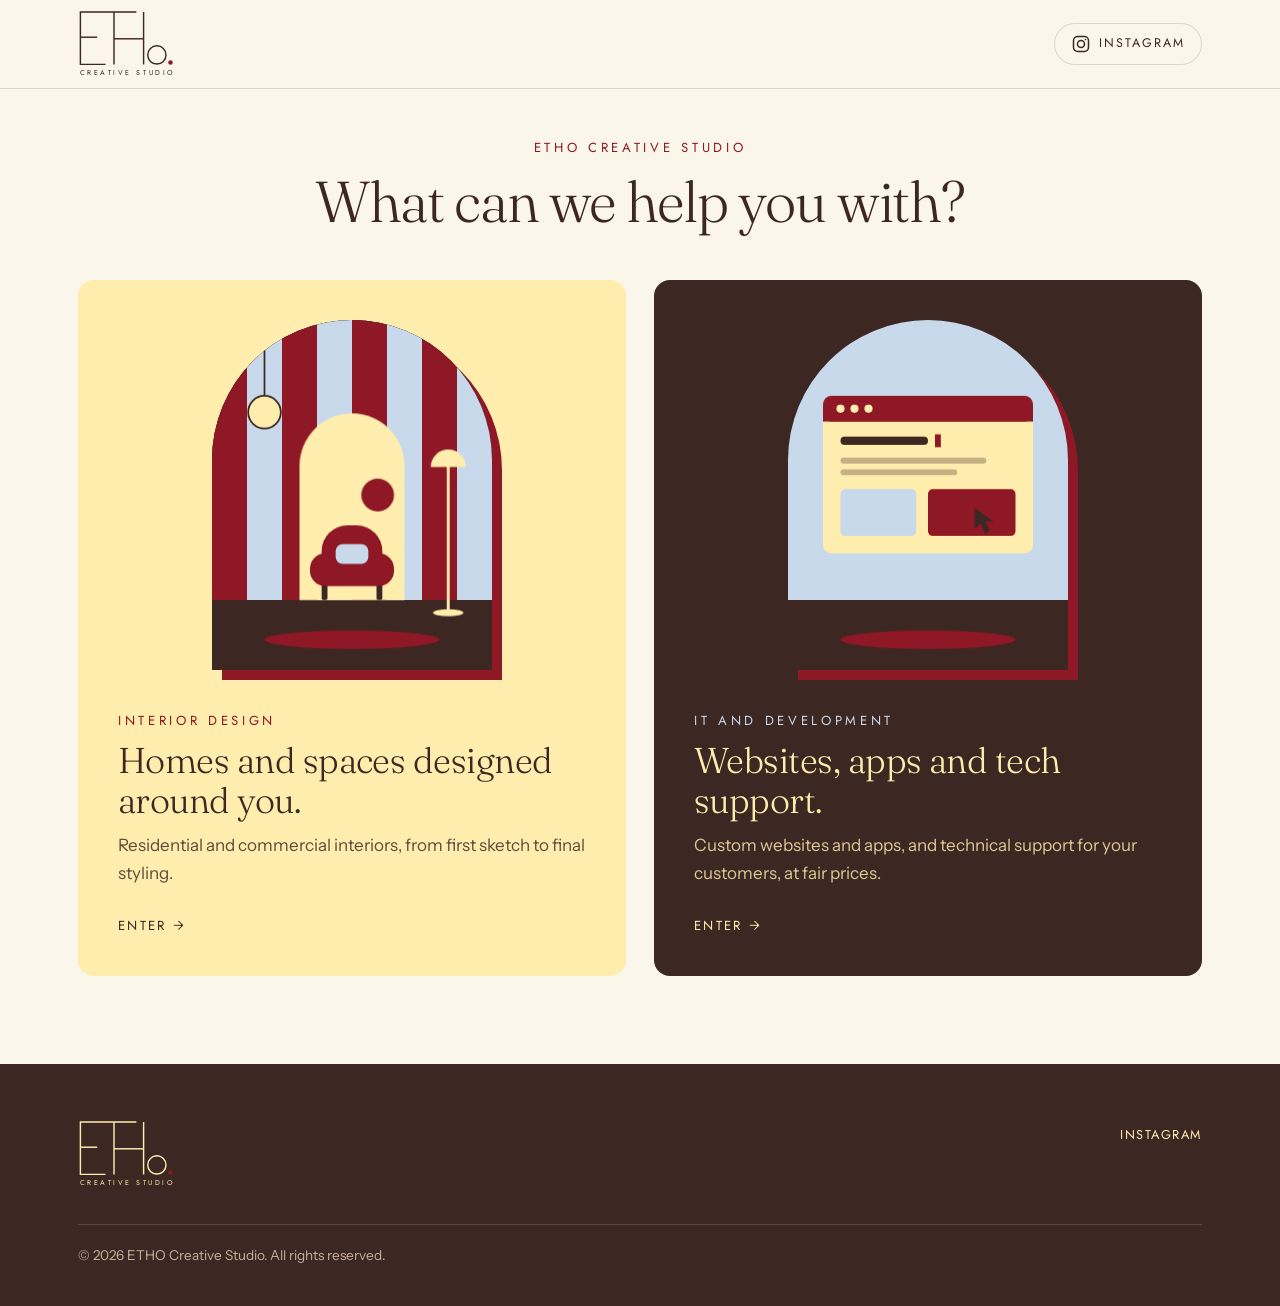
<file: index.html>
<!DOCTYPE html>
<html lang="en">
<head>
<meta charset="utf-8">
<meta name="viewport" content="width=device-width, initial-scale=1">
<title>ETHO Creative Studio | Interior design and IT</title>
<meta name="description" content="ETHO Creative Studio: interior design, and IT and development (websites, apps, technical support).">
<meta name="color-scheme" content="light">
<meta name="theme-color" content="#FFEDAD">
<link rel="icon" type="image/svg+xml" href="favicon.svg">
<link rel="preconnect" href="https://fonts.googleapis.com">
<link rel="preconnect" href="https://fonts.gstatic.com" crossorigin>
<link href="https://fonts.googleapis.com/css2?family=Fraunces:ital,opsz,wght@0,9..144,300;0,9..144,400;0,9..144,500;1,9..144,300&family=Instrument+Sans:wght@400;500;600&family=Jost:wght@400;500&display=swap" rel="stylesheet">
<link rel="stylesheet" href="css/style.css">
</head>
<body>
<header class="site"><div class="wrap nav"><a class="logo" href="./" aria-label="ETHO Creative Studio, home">
      <svg viewBox="170 240 610 425" role="img" aria-hidden="true" focusable="false">
        <g fill="none" stroke="currentColor" stroke-width="9">
          <path d="M342 580H185V253H535"/>
          <path d="M185 410H290"/>
          <path d="M395 253V580"/>
          <path d="M395 420H580"/>
          <path d="M580 253V580"/>
          <circle cx="663" cy="521" r="57"/>
        </g>
        <circle class="dot" cx="748" cy="568" r="14"/>
        <text x="180" y="646" font-family="Jost, 'Instrument Sans', system-ui, sans-serif" font-weight="400" font-size="44" fill="currentColor" textLength="585" lengthAdjust="spacing">CREATIVE STUDIO</text>
      </svg>
    </a><nav aria-label="Main"><ul><li><a class="ig" href="https://www.instagram.com/etho.design" target="_blank" rel="noopener" aria-label="ETHO on Instagram (@etho.design)">
          <svg viewBox="0 0 24 24" fill="none" stroke="currentColor" stroke-width="1.8" aria-hidden="true"><rect x="3" y="3" width="18" height="18" rx="5"/><circle cx="12" cy="12" r="4.2"/><circle cx="17.4" cy="6.6" r="1" fill="currentColor" stroke="none"/></svg>
        <span class="ig-t">Instagram</span></a></li></ul></nav></div></header>
<main><section class="chooser"><div class="wrap"><div class="intro-c"><p class="label">ETHO Creative Studio</p><h1>What can we help you with?</h1></div><div class="choices">
<a class="choice design" href="design/"><div class="frame" aria-hidden="true">
        <svg viewBox="0 0 480 600" preserveAspectRatio="xMidYMid slice">
          <rect width="480" height="600" fill="#3D2722"/>
          <rect class="stripe" x="0" y="0" width="60" height="480" fill="#8E1825" style="animation-delay:.00s"/>
          <rect class="stripe" x="60" y="0" width="60" height="480" fill="#C8D9EC" style="animation-delay:.07s"/>
          <rect class="stripe" x="120" y="0" width="60" height="480" fill="#8E1825" style="animation-delay:.14s"/>
          <rect class="stripe" x="180" y="0" width="60" height="480" fill="#C8D9EC" style="animation-delay:.21s"/>
          <rect class="stripe" x="240" y="0" width="60" height="480" fill="#8E1825" style="animation-delay:.28s"/>
          <rect class="stripe" x="300" y="0" width="60" height="480" fill="#C8D9EC" style="animation-delay:.35s"/>
          <rect class="stripe" x="360" y="0" width="60" height="480" fill="#8E1825" style="animation-delay:.42s"/>
          <rect class="stripe" x="420" y="0" width="60" height="480" fill="#C8D9EC" style="animation-delay:.49s"/>
          <rect y="480" width="480" height="120" fill="#3D2722"/>
          <g class="rise" style="animation-delay:.7s">
            <path d="M150 480V250a90 90 0 0 1 180 0V480z" fill="#FFEDAD"/>
          </g>
          <circle cx="284" cy="300" r="28" fill="#8E1825"/>
          <g class="rise" style="animation-delay:.95s">
            <rect x="188" y="446" width="10" height="34" rx="3" fill="#3D2722"/>
            <rect x="282" y="446" width="10" height="34" rx="3" fill="#3D2722"/>
            <rect x="188" y="352" width="104" height="100" rx="44" fill="#8E1825"/>
            <rect x="168" y="400" width="144" height="56" rx="26" fill="#8E1825"/>
            <rect x="212" y="384" width="56" height="34" rx="12" fill="#C8D9EC"/>
          </g>
          <g class="rise" style="animation-delay:1.1s">
            <g class="swing">
              <line x1="90" y1="0" x2="90" y2="132" stroke="#3D2722" stroke-width="3"/>
              <circle cx="90" cy="158" r="28" fill="#FFEDAD" stroke="#3D2722" stroke-width="3"/>
            </g>
          </g>
          <g class="rise" style="animation-delay:1.15s">
            <line x1="405" y1="250" x2="405" y2="500" stroke="#FFEDAD" stroke-width="5" stroke-linecap="round"/>
            <path d="M375 252a30 30 0 0 1 60 0z" fill="#FFEDAD"/>
            <ellipse cx="405" cy="502" rx="26" ry="6" fill="#FFEDAD"/>
          </g>
          <g class="rise" style="animation-delay:1.3s">
            <ellipse cx="240" cy="548" rx="150" ry="16" fill="#8E1825"/>
          </g>
        </svg>
      </div><p class="label">Interior design</p><h2>Homes and spaces designed around you.</h2><p>Residential and commercial interiors, from first sketch to final styling.</p><span class="go">Enter &rarr;</span></a>
<a class="choice it" href="it/"><div class="frame" aria-hidden="true"><svg viewBox="0 0 480 600" preserveAspectRatio="xMidYMid slice"><rect width="480" height="600" fill="#C8D9EC"/><rect y="480" width="480" height="120" fill="#3D2722"/><g class="rise" style="animation-delay:.3s"><g class="float"><rect x="60" y="130" width="360" height="270" rx="14" fill="#FFEDAD"/><rect x="60" y="130" width="360" height="44" rx="14" fill="#8E1825"/><rect x="60" y="160" width="360" height="14" fill="#8E1825"/><circle cx="90" cy="152" r="7" fill="#FFEDAD"/><circle cx="114" cy="152" r="7" fill="#FFEDAD"/><circle cx="138" cy="152" r="7" fill="#FFEDAD"/><rect x="90" y="200" width="150" height="14" rx="7" fill="#3D2722"/><rect class="blink" x="252" y="196" width="10" height="22" fill="#8E1825"/><rect x="90" y="236" width="250" height="10" rx="5" fill="#3D2722" opacity=".3"/><rect x="90" y="256" width="200" height="10" rx="5" fill="#3D2722" opacity=".3"/><rect x="90" y="290" width="130" height="80" rx="8" fill="#C8D9EC"/><rect x="240" y="290" width="150" height="80" rx="8" fill="#8E1825"/><path d="M320 322V358L330 349L338 366L346 362L338 345H352Z" fill="#3D2722"/></g></g><g class="rise" style="animation-delay:.9s"><ellipse cx="240" cy="548" rx="150" ry="16" fill="#8E1825"/></g></svg></div><p class="label">IT and development</p><h2>Websites, apps and tech support.</h2><p>Custom websites and apps, and technical support for your customers, at fair prices.</p><span class="go">Enter &rarr;</span></a>
</div></div></section></main>
<footer><div class="wrap"><div class="foot"><a class="logo" href="#" aria-label="ETHO Creative Studio, home">
        <svg viewBox="170 240 610 425" role="img" aria-hidden="true" focusable="false">
          <g fill="none" stroke="currentColor" stroke-width="9">
            <path d="M342 580H185V253H535"/>
            <path d="M185 410H290"/>
            <path d="M395 253V580"/>
            <path d="M395 420H580"/>
            <path d="M580 253V580"/>
            <circle cx="663" cy="521" r="57"/>
          </g>
          <circle class="dot" cx="748" cy="568" r="14"/>
          <text x="180" y="646" font-family="Jost, 'Instrument Sans', system-ui, sans-serif" font-weight="400" font-size="44" fill="currentColor" textLength="585" lengthAdjust="spacing">CREATIVE STUDIO</text>
        </svg>
      </a><ul><li><a href="https://www.instagram.com/etho.design" target="_blank" rel="noopener">Instagram</a></li></ul></div><p class="legal">&copy; <span id="yr">2026</span> ETHO Creative Studio. All rights reserved.</p></div></footer>
<script src="js/main.js" defer></script>
</body>
</html>
</file>
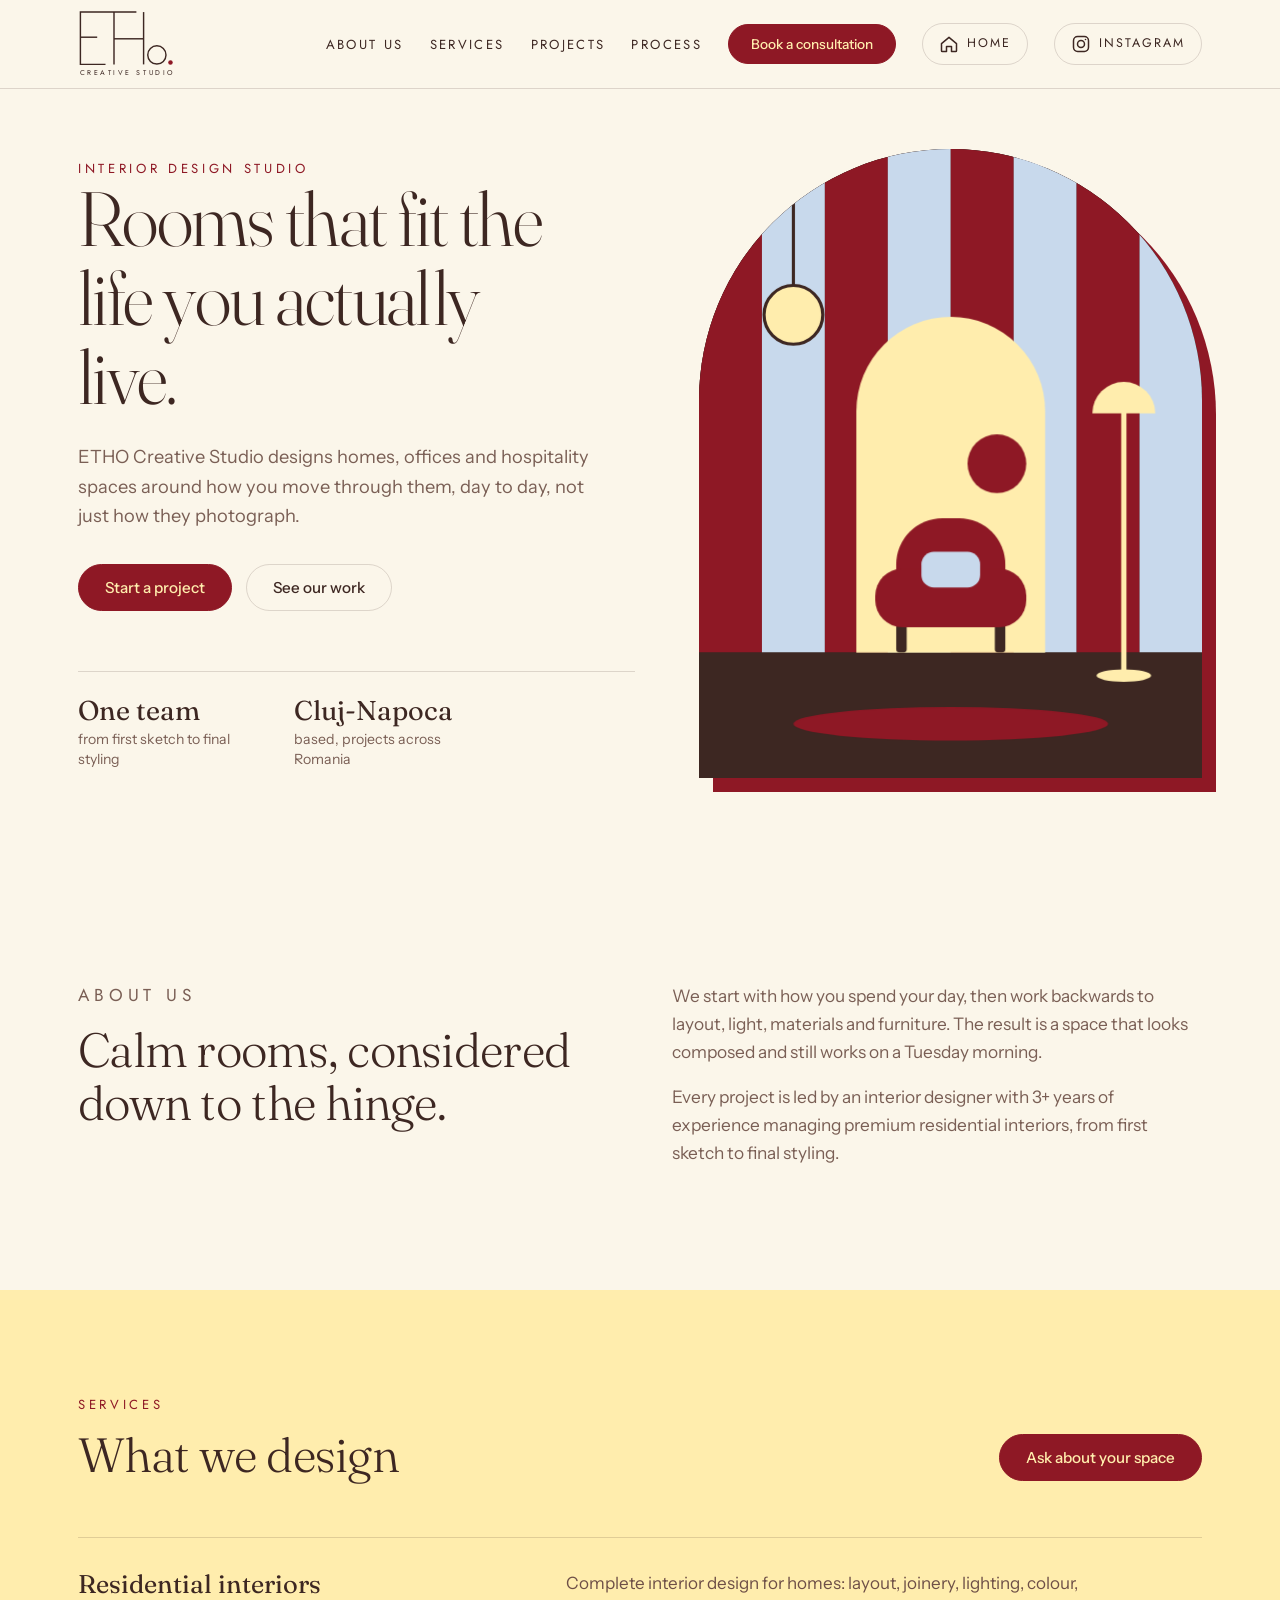
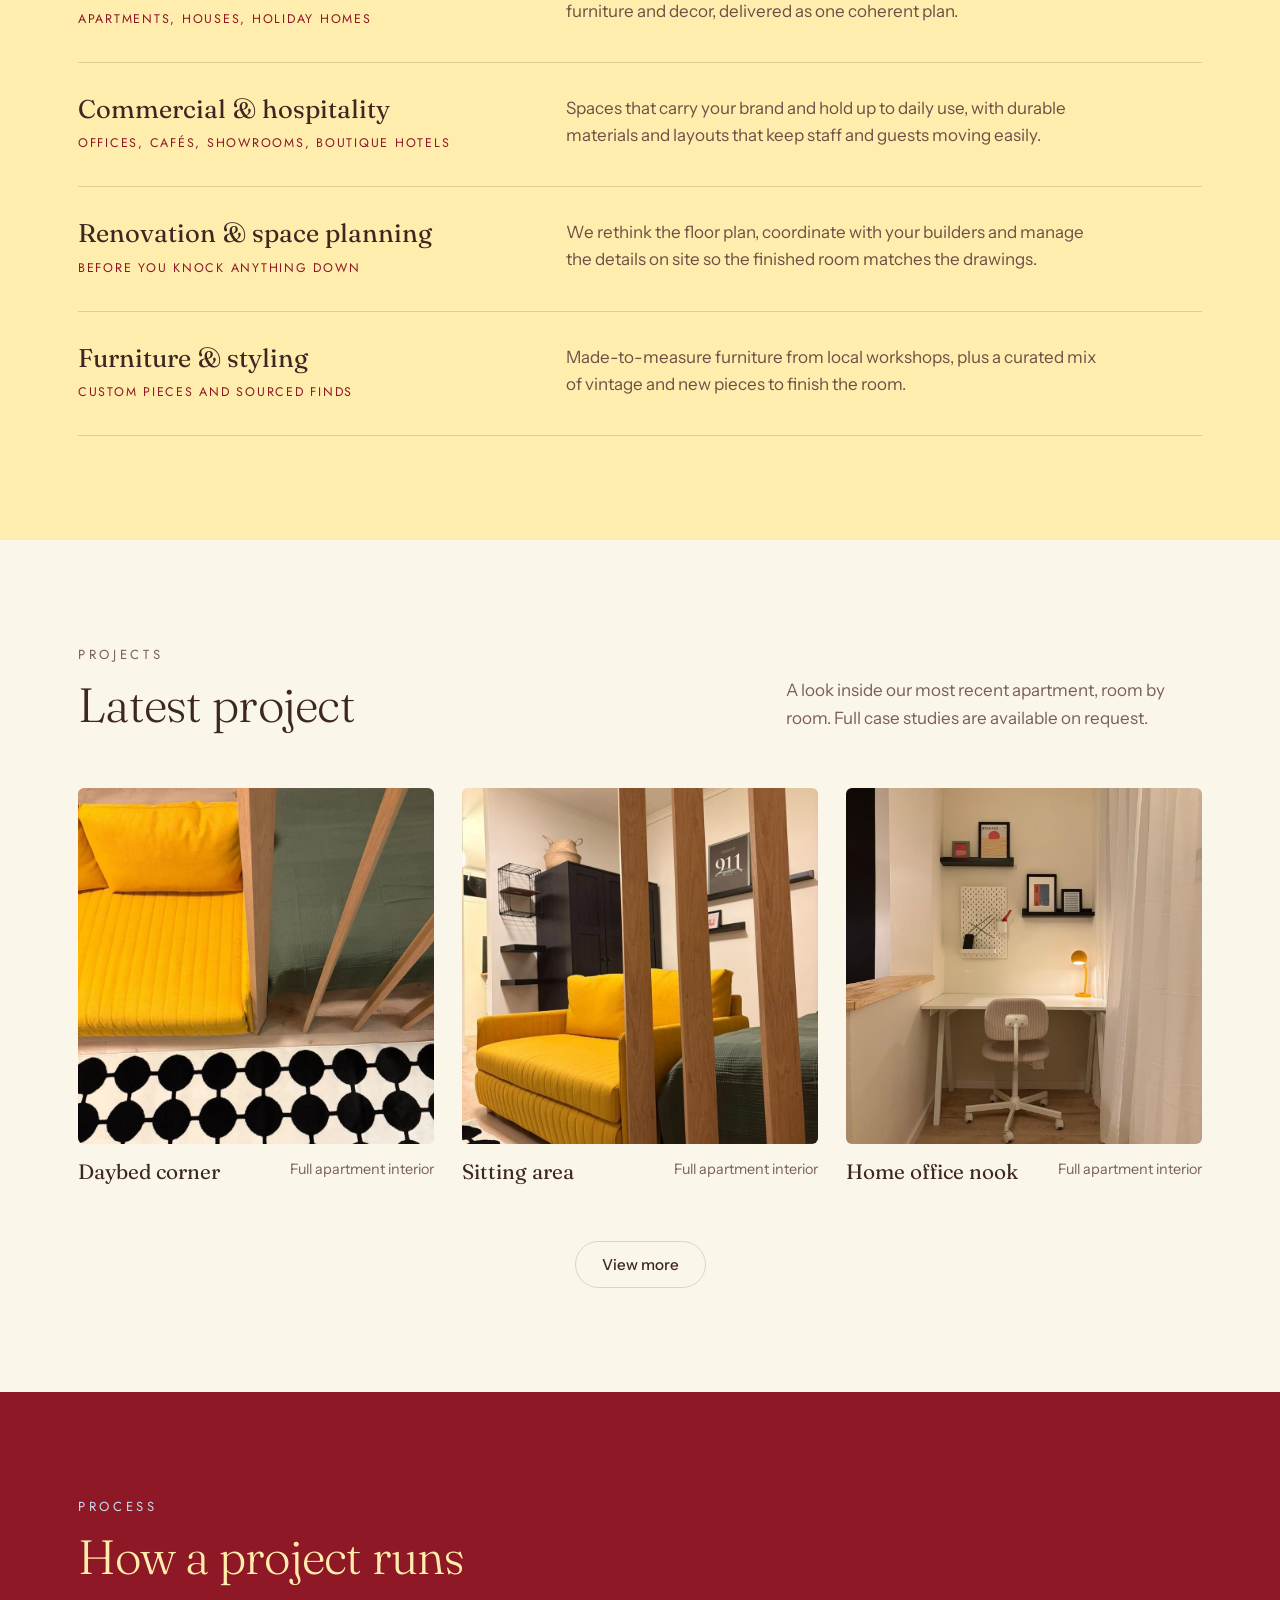
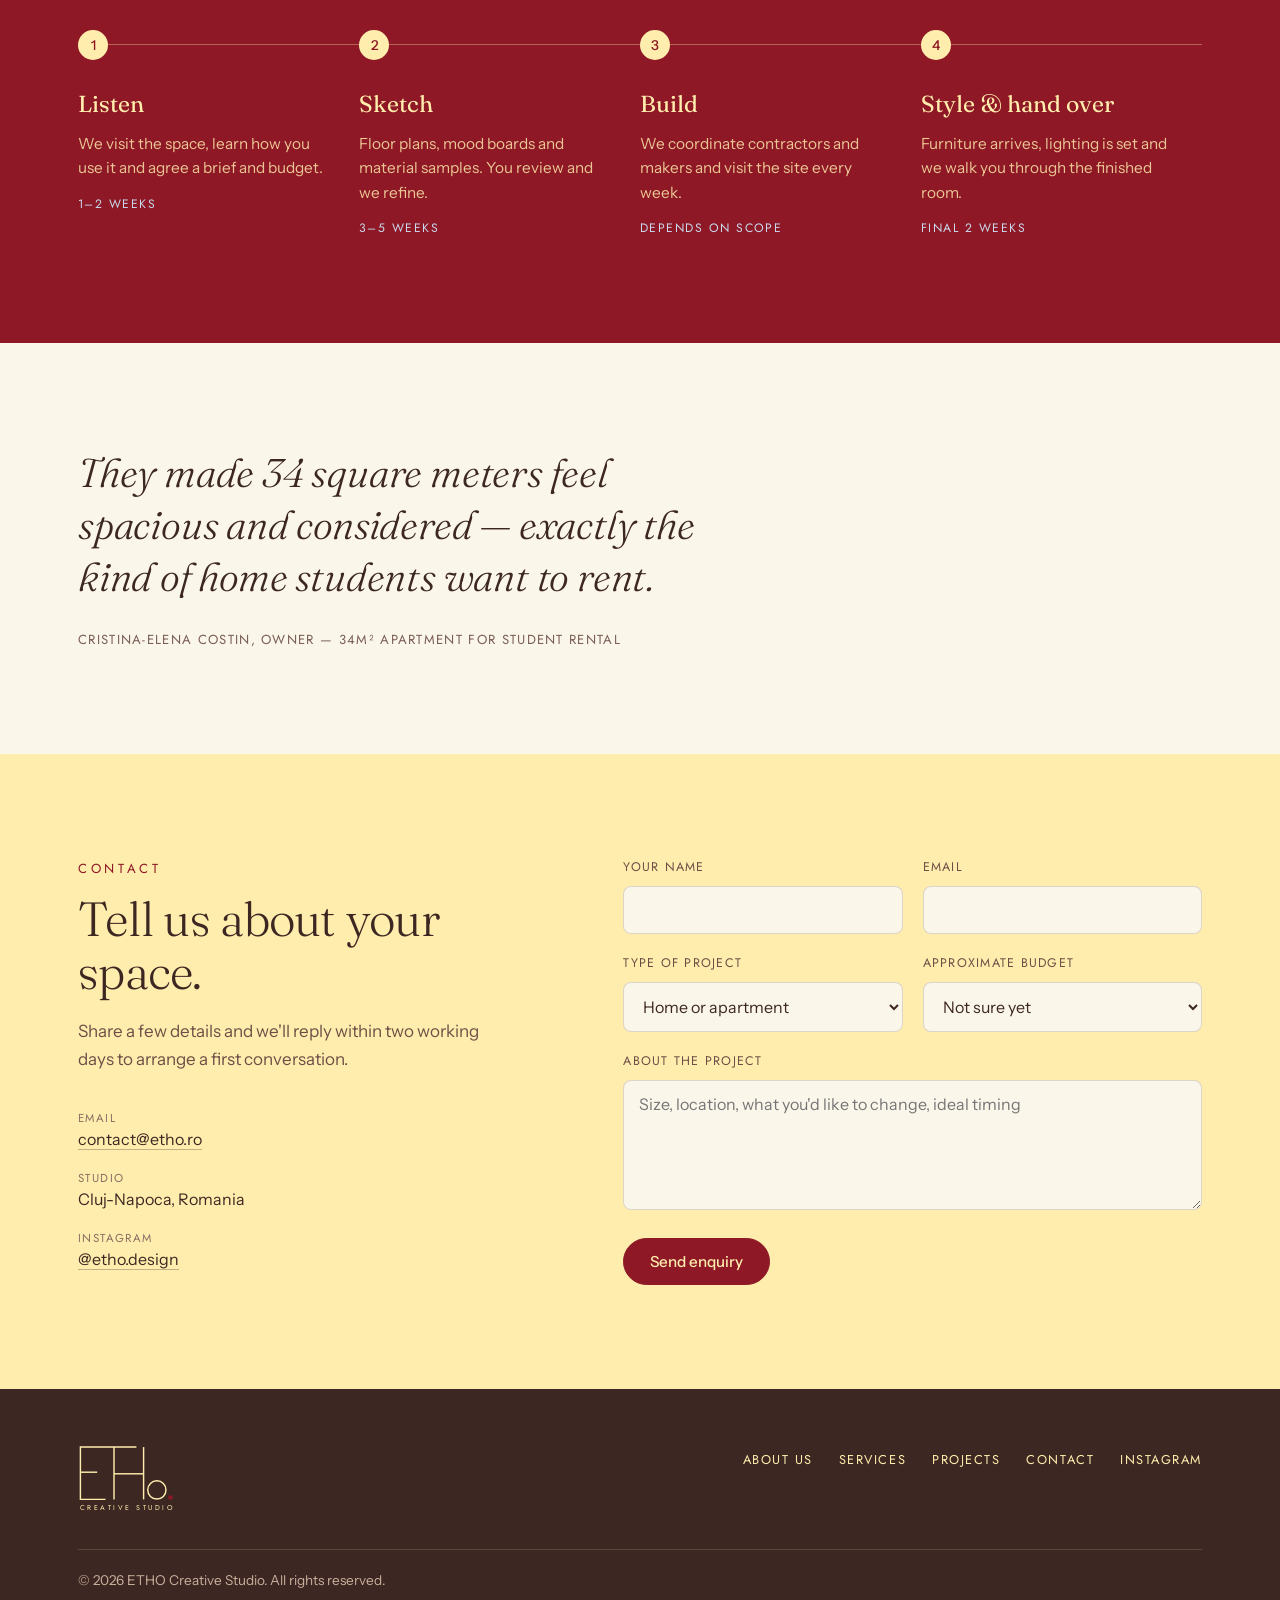
<file: design/index.html>
<!DOCTYPE html>
<html lang="en">
<head>
<meta charset="utf-8">
<meta name="viewport" content="width=device-width, initial-scale=1">
<title>ETHO Creative Studio | Interior design</title>
<meta name="description" content="ETHO Creative Studio designs homes and interiors around the way people actually live in them.">
<meta property="og:title" content="ETHO Creative Studio">
<meta property="og:description" content="Interior design studio. Homes, offices and hospitality spaces, designed around how you live.">
<meta name="color-scheme" content="light">
<meta name="theme-color" content="#FFEDAD">
<link rel="icon" type="image/svg+xml" href="../favicon.svg">
<link rel="preconnect" href="https://fonts.googleapis.com">
<link rel="preconnect" href="https://fonts.gstatic.com" crossorigin>
<link href="https://fonts.googleapis.com/css2?family=Fraunces:ital,opsz,wght@0,9..144,300;0,9..144,400;0,9..144,500;1,9..144,300&family=Instrument+Sans:wght@400;500;600&family=Jost:wght@400;500&display=swap" rel="stylesheet">
<link rel="stylesheet" href="../css/style.css">
</head>
<body>

<header class="site">
  <div class="wrap nav">
    <a class="logo" href="#" aria-label="ETHO Creative Studio, home">
      <svg viewBox="170 240 610 425" role="img" aria-hidden="true" focusable="false">
        <g fill="none" stroke="currentColor" stroke-width="9">
          <path d="M342 580H185V253H535"/>
          <path d="M185 410H290"/>
          <path d="M395 253V580"/>
          <path d="M395 420H580"/>
          <path d="M580 253V580"/>
          <circle cx="663" cy="521" r="57"/>
        </g>
        <circle class="dot" cx="748" cy="568" r="14"/>
        <text x="180" y="646" font-family="Jost, 'Instrument Sans', system-ui, sans-serif" font-weight="400" font-size="44" fill="currentColor" textLength="585" lengthAdjust="spacing">CREATIVE STUDIO</text>
      </svg>
    </a>
    <nav aria-label="Main">
      <ul>
        <li class="nav-link"><a class="link" href="#about">About us</a></li>
        <li class="nav-link"><a class="link" href="#services">Services</a></li>
        <li class="nav-link"><a class="link" href="#projects">Projects</a></li>
        <li class="nav-link"><a class="link" href="#process">Process</a></li>
        
        <li><a class="btn small" href="#contact">Book a consultation</a></li>
        <li><a class="ig" href="../" aria-label="Home" title="Home"><svg viewBox="0 0 24 24" fill="none" stroke="currentColor" stroke-width="1.8" stroke-linecap="round" stroke-linejoin="round" aria-hidden="true"><path d="M3 11.5 12 4l9 7.5V20a1 1 0 0 1-1 1h-5v-6H9v6H4a1 1 0 0 1-1-1z"/></svg><span class="ig-t">Home</span></a></li>
        <li><a class="ig" href="https://www.instagram.com/etho.design" target="_blank" rel="noopener" aria-label="ETHO on Instagram (@etho.design)">
          <svg viewBox="0 0 24 24" fill="none" stroke="currentColor" stroke-width="1.8" aria-hidden="true"><rect x="3" y="3" width="18" height="18" rx="5"/><circle cx="12" cy="12" r="4.2"/><circle cx="17.4" cy="6.6" r="1" fill="currentColor" stroke="none"/></svg>
        <span class="ig-t">Instagram</span></a></li>
      </ul>
    </nav>
  </div>
</header>

<main id="top">

  <!-- HERO -->
  <div class="hero">
    <div class="wrap hero-grid">
      <div>
        <p class="label">Interior design studio</p>
        <h1>Rooms that fit the life you actually live.</h1>
        <p class="lead">ETHO Creative Studio designs homes, offices and hospitality spaces around how you move through them, day to day, not just how they photograph.</p>
        <div class="actions">
          <a class="btn" href="#contact">Start a project</a>
          <a class="btn ghost" href="#projects">See our work</a>
        </div>
        <div class="hero-facts">
          <div><strong>One team</strong>from first sketch to final styling</div>
          <div><strong>Cluj-Napoca</strong>based, projects across Romania</div>
        </div>
      </div>

      <div class="frame" aria-hidden="true">
        <svg viewBox="0 0 480 600" preserveAspectRatio="xMidYMid slice">
          <rect width="480" height="600" fill="#3D2722"/>
          <rect class="stripe" x="0" y="0" width="60" height="480" fill="#8E1825" style="animation-delay:.00s"/>
          <rect class="stripe" x="60" y="0" width="60" height="480" fill="#C8D9EC" style="animation-delay:.07s"/>
          <rect class="stripe" x="120" y="0" width="60" height="480" fill="#8E1825" style="animation-delay:.14s"/>
          <rect class="stripe" x="180" y="0" width="60" height="480" fill="#C8D9EC" style="animation-delay:.21s"/>
          <rect class="stripe" x="240" y="0" width="60" height="480" fill="#8E1825" style="animation-delay:.28s"/>
          <rect class="stripe" x="300" y="0" width="60" height="480" fill="#C8D9EC" style="animation-delay:.35s"/>
          <rect class="stripe" x="360" y="0" width="60" height="480" fill="#8E1825" style="animation-delay:.42s"/>
          <rect class="stripe" x="420" y="0" width="60" height="480" fill="#C8D9EC" style="animation-delay:.49s"/>
          <rect y="480" width="480" height="120" fill="#3D2722"/>
          <g class="rise" style="animation-delay:.7s">
            <path d="M150 480V250a90 90 0 0 1 180 0V480z" fill="#FFEDAD"/>
          </g>
          <circle cx="284" cy="300" r="28" fill="#8E1825"/>
          <g class="rise" style="animation-delay:.95s">
            <rect x="188" y="446" width="10" height="34" rx="3" fill="#3D2722"/>
            <rect x="282" y="446" width="10" height="34" rx="3" fill="#3D2722"/>
            <rect x="188" y="352" width="104" height="100" rx="44" fill="#8E1825"/>
            <rect x="168" y="400" width="144" height="56" rx="26" fill="#8E1825"/>
            <rect x="212" y="384" width="56" height="34" rx="12" fill="#C8D9EC"/>
          </g>
          <g class="rise" style="animation-delay:1.1s">
            <g class="swing">
              <line x1="90" y1="0" x2="90" y2="132" stroke="#3D2722" stroke-width="3"/>
              <circle cx="90" cy="158" r="28" fill="#FFEDAD" stroke="#3D2722" stroke-width="3"/>
            </g>
          </g>
          <g class="rise" style="animation-delay:1.15s">
            <line x1="405" y1="250" x2="405" y2="500" stroke="#FFEDAD" stroke-width="5" stroke-linecap="round"/>
            <path d="M375 252a30 30 0 0 1 60 0z" fill="#FFEDAD"/>
            <ellipse cx="405" cy="502" rx="26" ry="6" fill="#FFEDAD"/>
          </g>
          <g class="rise" style="animation-delay:1.3s">
            <ellipse cx="240" cy="548" rx="150" ry="16" fill="#8E1825"/>
          </g>
        </svg>
      </div>
    </div>
  </div>

  <!-- ABOUT US -->
  <section id="about">
    <div class="wrap studio-grid">
      <div class="head">
        <p class="label">About us</p>
        <h2>Calm rooms, considered down to the hinge.</h2>
      </div>
      <div>
        <p>We start with how you spend your day, then work backwards to layout, light, materials and furniture. The result is a space that looks composed and still works on a Tuesday morning.</p>
        <p>Every project is led by an interior designer with 3+ years of experience managing premium residential interiors, from first sketch to final styling.</p>
      </div>
    </div>
  </section>

  <!-- SERVICES -->
  <section id="services" class="services">
    <div class="wrap">
      <div class="proj-head">
        <div>
          <p class="label">Services</p>
          <h2>What we design</h2>
        </div>
        <a class="btn" href="#contact">Ask about your space</a>
      </div>
      <div class="svc-list">
        <div class="svc">
          <div><h3>Residential interiors</h3><small>Apartments, houses, holiday homes</small></div>
          <p>Complete interior design for homes: layout, joinery, lighting, colour, furniture and decor, delivered as one coherent plan.</p>
        </div>
        <div class="svc">
          <div><h3>Commercial &amp; hospitality</h3><small>Offices, cafés, showrooms, boutique hotels</small></div>
          <p>Spaces that carry your brand and hold up to daily use, with durable materials and layouts that keep staff and guests moving easily.</p>
        </div>
        <div class="svc">
          <div><h3>Renovation &amp; space planning</h3><small>Before you knock anything down</small></div>
          <p>We rethink the floor plan, coordinate with your builders and manage the details on site so the finished room matches the drawings.</p>
        </div>
        <div class="svc">
          <div><h3>Furniture &amp; styling</h3><small>Custom pieces and sourced finds</small></div>
          <p>Made-to-measure furniture from local workshops, plus a curated mix of vintage and new pieces to finish the room.</p>
        </div>
      </div>
    </div>
  </section>

  <!-- PROJECTS -->
  <section id="projects">
    <div class="wrap">
      <div class="proj-head">
        <div>
          <p class="label">Projects</p>
          <h2>Latest project</h2>
        </div>
        <p>A look inside our most recent apartment, room by room. Full case studies are available on request.</p>
      </div>

      <div class="grid" id="projGrid">
        <a class="tile a" href="#contact" aria-label="Latest project, yellow daybed detail">
          <div class="art">
            <img src="../assets/images/project-yellow-sofa.jpg" alt="Mustard yellow daybed next to an oak slat room divider, with a black and white dot rug">
          </div>
          <div class="cap"><h3>Daybed corner</h3><p>Full apartment interior</p></div>
        </a>

        <a class="tile b" href="#contact" aria-label="Latest project, yellow sofa and wardrobe">
          <div class="art">
            <img src="../assets/images/project-yellow-corner.jpg" alt="Mustard yellow sofa in front of a dark wardrobe, seen through an oak slat divider">
          </div>
          <div class="cap"><h3>Sitting area</h3><p>Full apartment interior</p></div>
        </a>

        <a class="tile c" href="#contact" aria-label="Latest project, home office nook">
          <div class="art">
            <img src="../assets/images/project-office.jpg" alt="Small home office nook with a white desk and a yellow lamp">
          </div>
          <div class="cap"><h3>Home office nook</h3><p>Full apartment interior</p></div>
        </a>

        <a class="tile d" href="#contact" aria-label="Latest project, kitchen" hidden>
          <div class="art">
            <img src="../assets/images/project-kitchen.jpg" alt="Kitchen with sage green cabinetry, oak countertop and a dark backsplash">
          </div>
          <div class="cap"><h3>Kitchen</h3><p>Full apartment interior</p></div>
        </a>

        <a class="tile a" href="#contact" aria-label="Latest project, living and dining area" hidden>
          <div class="art">
            <img src="../assets/images/project-living.jpg" alt="Living and dining area with a black and white striped accent wall and a paper pendant light">
          </div>
          <div class="cap"><h3>Living &amp; dining</h3><p>Full apartment interior</p></div>
        </a>

        <a class="tile b" href="#contact" aria-label="Latest project, bathroom" hidden>
          <div class="art">
            <img src="../assets/images/project-bathroom.jpg" alt="Bathroom with mustard scalloped tile along the tub and a light oak vanity">
          </div>
          <div class="cap"><h3>Bathroom</h3><p>Full apartment interior</p></div>
        </a>
      </div>

      <div class="proj-more">
        <button class="btn ghost" id="projMoreBtn" type="button" aria-expanded="false" aria-controls="projGrid">View more</button>
      </div>
    </div>
  </section>

  <!-- PROCESS -->
  <section id="process" class="process">
    <div class="wrap">
      <p class="label">Process</p>
      <h2>How a project runs</h2>
      <ol class="steps">
        <li class="step">
          <h3>Listen</h3>
          <p>We visit the space, learn how you use it and agree a brief and budget.</p>
          <small>1–2 weeks</small>
        </li>
        <li class="step">
          <h3>Sketch</h3>
          <p>Floor plans, mood boards and material samples. You review and we refine.</p>
          <small>3–5 weeks</small>
        </li>
        <li class="step">
          <h3>Build</h3>
          <p>We coordinate contractors and makers and visit the site every week.</p>
          <small>Depends on scope</small>
        </li>
        <li class="step">
          <h3>Style &amp; hand over</h3>
          <p>Furniture arrives, lighting is set and we walk you through the finished room.</p>
          <small>Final 2 weeks</small>
        </li>
      </ol>
    </div>
  </section>

  <!-- QUOTE -->
  <section class="quote">
    <div class="wrap">
      <figure>
        <blockquote>They made 34 square meters feel spacious and considered — exactly the kind of home students want to rent.</blockquote>
        <figcaption>Cristina-Elena Costin, owner — 34m² apartment for student rental</figcaption>
      </figure>
    </div>
  </section>

  <!-- CONTACT -->
  <section id="contact" class="contact">
    <div class="wrap contact-grid">
      <div>
        <p class="label">Contact</p>
        <h2>Tell us about your space.</h2>
        <p class="lead">Share a few details and we'll reply within two working days to arrange a first conversation.</p>
        <div class="details">
          <div><small>Email</small><a href="mailto:contact@etho.ro">contact@etho.ro</a></div>
          <div><small>Studio</small>Cluj-Napoca, Romania</div>
          <div><small>Instagram</small><a href="https://www.instagram.com/etho.design" target="_blank" rel="noopener">@etho.design</a></div>
        </div>
      </div>

      <div>
        <form id="form" novalidate action="https://formspree.io/f/xqpawdgj" method="POST">
          <input type="hidden" name="source" value="Interior design"><input type="hidden" name="_subject" value="New interior design enquiry from etho.ro">
          <div class="row">
            <div><label for="name">Your name</label><input id="name" name="name" autocomplete="name" required></div>
            <div><label for="email">Email</label><input id="email" name="email" type="email" autocomplete="email" required></div>
          </div>
          <div class="row">
            <div>
              <label for="type">Type of project</label>
              <select id="type" name="type">
                <option>Home or apartment</option>
                <option>Office</option>
                <option>Café, restaurant or hotel</option>
                <option>Shop or showroom</option>
                <option>Something else</option>
              </select>
            </div>
            <div>
              <label for="budget">Approximate budget</label>
              <select id="budget" name="budget">
                <option>Not sure yet</option>
                <option>Under 10,000 €</option>
                <option>10,000–30,000 €</option>
                <option>30,000–80,000 €</option>
                <option>Over 80,000 €</option>
              </select>
            </div>
          </div>
          <div>
            <label for="msg">About the project</label>
            <textarea id="msg" name="msg" placeholder="Size, location, what you'd like to change, ideal timing"></textarea>
          </div>
          <div><button class="btn" type="submit" id="submitBtn">Send enquiry</button></div>
          <p class="note" id="err" role="alert" hidden>Please add your name and a valid email so we can reply.</p>
          <p class="note" id="sendErr" role="alert" hidden>Something went wrong sending this — please try again, or email us directly.</p>
          <div class="ok" id="ok" role="status"><strong>Enquiry sent</strong>Thank you. We'll be in touch within two working days.</div>
        </form>
      </div>
    </div>
  </section>
</main>

<footer>
  <div class="wrap">
    <div class="foot">
      <a class="logo" href="#" aria-label="ETHO Creative Studio, home">
        <svg viewBox="170 240 610 425" role="img" aria-hidden="true" focusable="false">
          <g fill="none" stroke="currentColor" stroke-width="9">
            <path d="M342 580H185V253H535"/>
            <path d="M185 410H290"/>
            <path d="M395 253V580"/>
            <path d="M395 420H580"/>
            <path d="M580 253V580"/>
            <circle cx="663" cy="521" r="57"/>
          </g>
          <circle class="dot" cx="748" cy="568" r="14"/>
          <text x="180" y="646" font-family="Jost, 'Instrument Sans', system-ui, sans-serif" font-weight="400" font-size="44" fill="currentColor" textLength="585" lengthAdjust="spacing">CREATIVE STUDIO</text>
        </svg>
      </a>
      <ul>
        <li><a href="#about">About us</a></li>
        <li><a href="#services">Services</a></li>
        <li><a href="#projects">Projects</a></li>
        
        <li><a href="#contact">Contact</a></li>
        <li><a href="https://www.instagram.com/etho.design" target="_blank" rel="noopener">Instagram</a></li>
      </ul>
    </div>
    <p class="legal">© <span id="yr">2026</span> ETHO Creative Studio. All rights reserved.</p>
  </div>
</footer>

<script src="../js/main.js" defer></script>
</body>
</html>
</file>
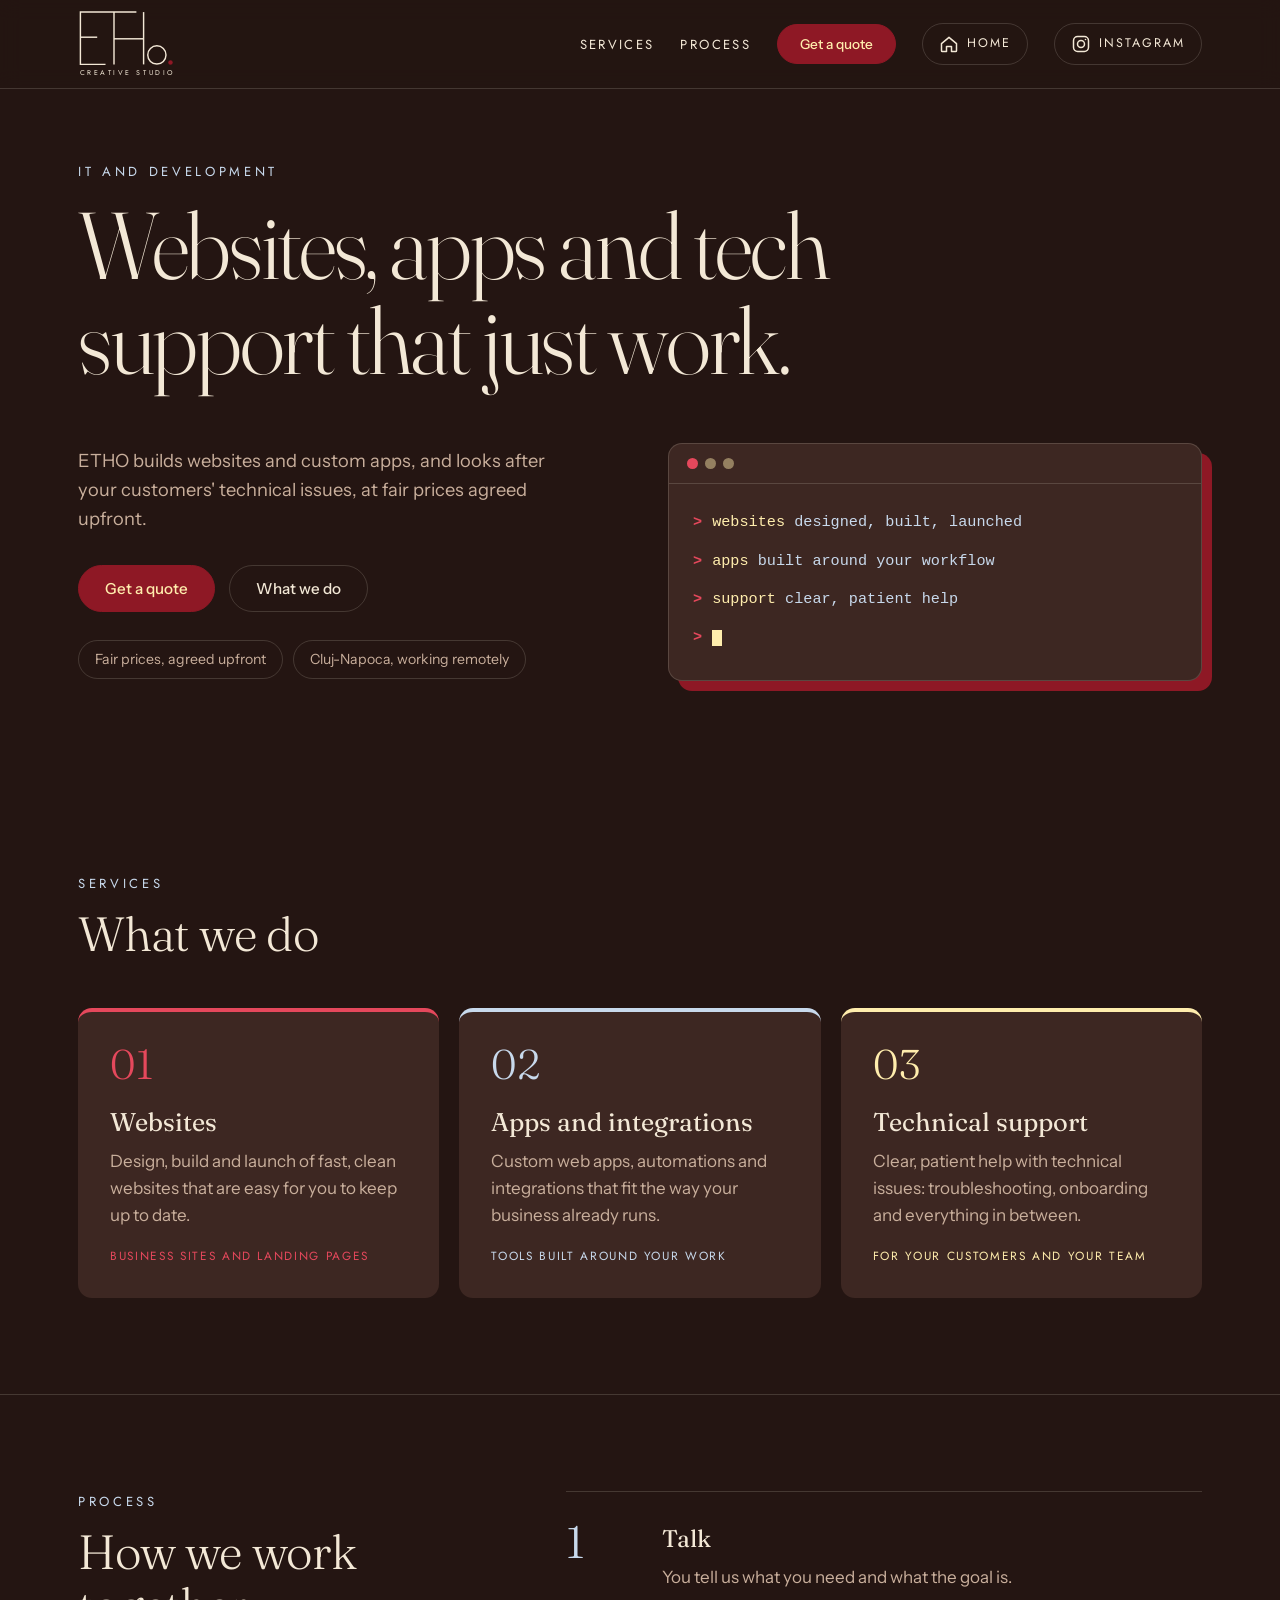
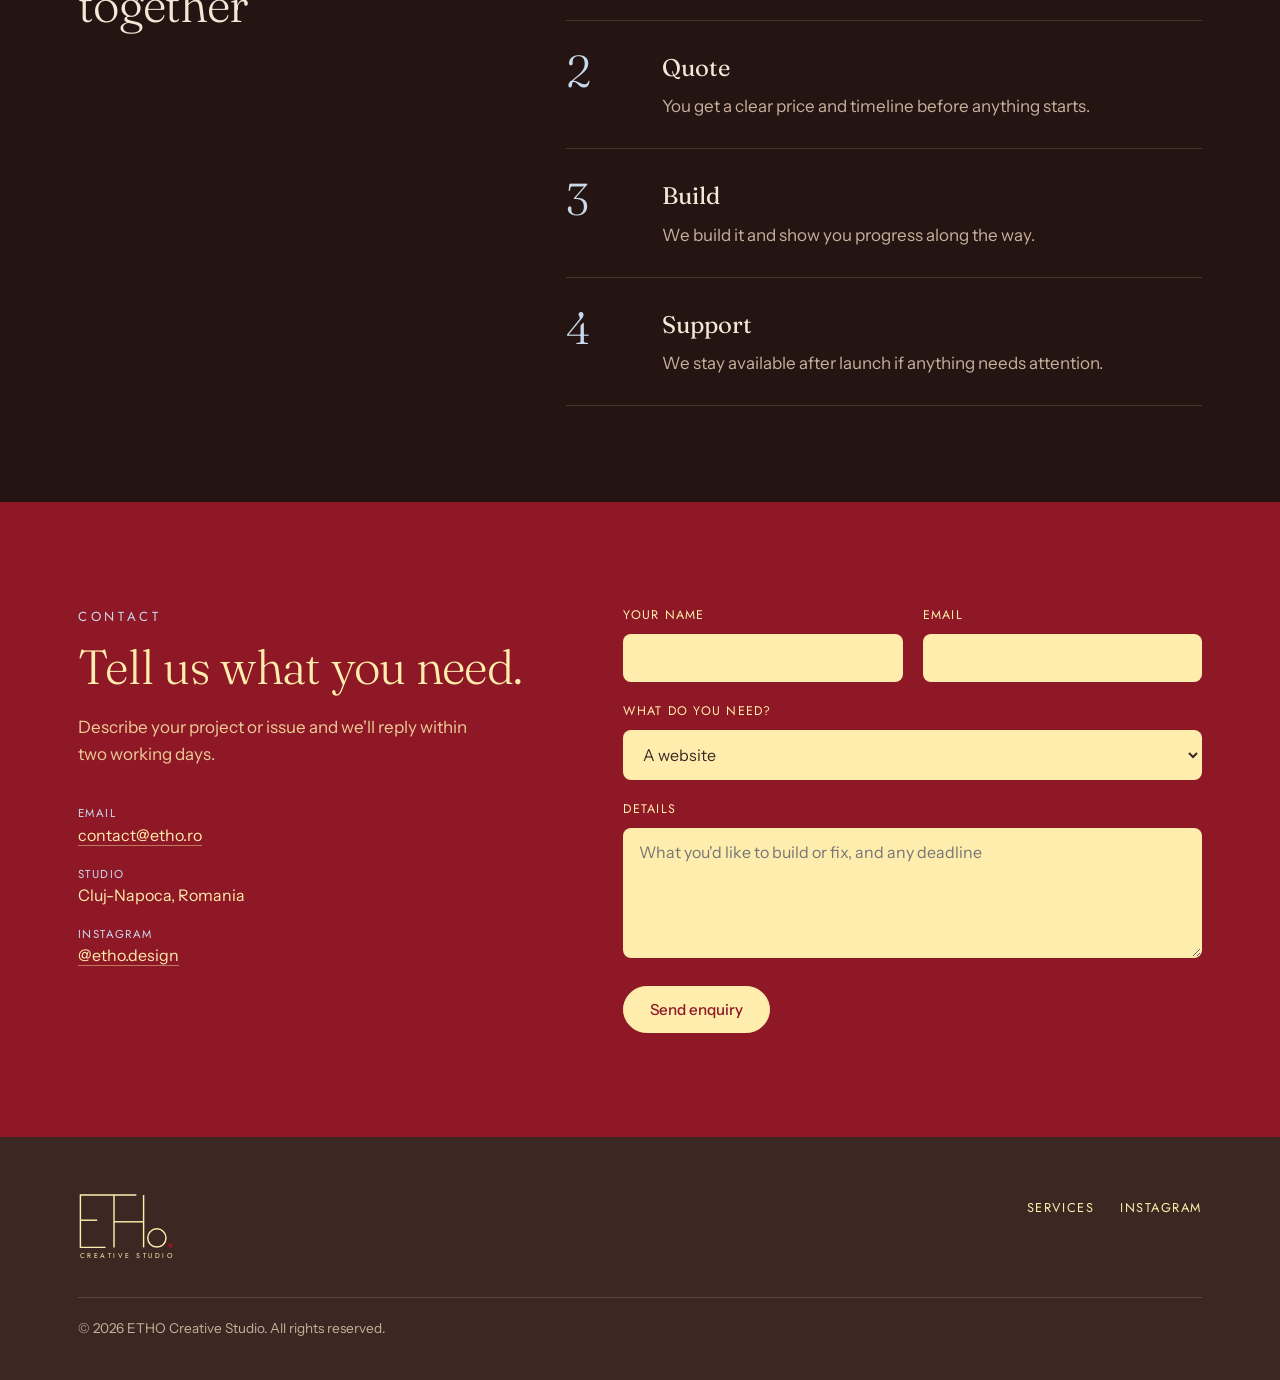
<file: it/index.html>
<!DOCTYPE html>
<html lang="en">
<head>
<meta charset="utf-8">
<meta name="viewport" content="width=device-width, initial-scale=1">
<title>ETHO IT and development | Websites, apps and technical support</title>
<meta name="description" content="ETHO builds websites and custom apps and provides customer technical support, at fair prices.">
<meta name="color-scheme" content="light">
<meta name="theme-color" content="#241512">
<link rel="icon" type="image/svg+xml" href="../favicon.svg">
<link rel="preconnect" href="https://fonts.googleapis.com">
<link rel="preconnect" href="https://fonts.gstatic.com" crossorigin>
<link href="https://fonts.googleapis.com/css2?family=Fraunces:ital,opsz,wght@0,9..144,300;0,9..144,400;0,9..144,500;1,9..144,300&family=Instrument+Sans:wght@400;500;600&family=Jost:wght@400;500&display=swap" rel="stylesheet">
<link rel="stylesheet" href="../css/style.css">
</head>
<body class="it-page">
<header class="site"><div class="wrap nav"><a class="logo" href="#" aria-label="ETHO Creative Studio, home">
      <svg viewBox="170 240 610 425" role="img" aria-hidden="true" focusable="false">
        <g fill="none" stroke="currentColor" stroke-width="9">
          <path d="M342 580H185V253H535"/>
          <path d="M185 410H290"/>
          <path d="M395 253V580"/>
          <path d="M395 420H580"/>
          <path d="M580 253V580"/>
          <circle cx="663" cy="521" r="57"/>
        </g>
        <circle class="dot" cx="748" cy="568" r="14"/>
        <text x="180" y="646" font-family="Jost, 'Instrument Sans', system-ui, sans-serif" font-weight="400" font-size="44" fill="currentColor" textLength="585" lengthAdjust="spacing">CREATIVE STUDIO</text>
      </svg>
    </a><nav aria-label="Main"><ul><li class="nav-link"><a class="link" href="#services">Services</a></li><li class="nav-link"><a class="link" href="#process">Process</a></li><li><a class="btn small" href="#contact">Get a quote</a></li><li><a class="ig" href="../" aria-label="Home" title="Home"><svg viewBox="0 0 24 24" fill="none" stroke="currentColor" stroke-width="1.8" stroke-linecap="round" stroke-linejoin="round" aria-hidden="true"><path d="M3 11.5 12 4l9 7.5V20a1 1 0 0 1-1 1h-5v-6H9v6H4a1 1 0 0 1-1-1z"/></svg><span class="ig-t">Home</span></a></li>
        <li><a class="ig" href="https://www.instagram.com/etho.design" target="_blank" rel="noopener" aria-label="ETHO on Instagram (@etho.design)">
          <svg viewBox="0 0 24 24" fill="none" stroke="currentColor" stroke-width="1.8" aria-hidden="true"><rect x="3" y="3" width="18" height="18" rx="5"/><circle cx="12" cy="12" r="4.2"/><circle cx="17.4" cy="6.6" r="1" fill="currentColor" stroke="none"/></svg>
        <span class="ig-t">Instagram</span></a></li></ul></nav></div></header>
<main id="top">
<section class="it-hero"><div class="wrap"><p class="label">IT and development</p>
<h1>Websites, apps and tech support that just work.</h1>
<div class="it-row"><div>
<p class="lead">ETHO builds websites and custom apps, and looks after your customers' technical issues, at fair prices agreed upfront.</p>
<div class="actions"><a class="btn" href="#contact">Get a quote</a><a class="btn ghost" href="#services">What we do</a></div>
<div class="chips"><span>Fair prices, agreed upfront</span><span>Cluj-Napoca, working remotely</span></div></div>
<div class="term" aria-hidden="true"><div class="term-bar"><i></i><i></i><i></i></div><div class="term-body">
<p style="animation-delay:.3s"><b>&gt;</b>websites <span>designed, built, launched</span></p>
<p style="animation-delay:1s"><b>&gt;</b>apps <span>built around your workflow</span></p>
<p style="animation-delay:1.7s"><b>&gt;</b>support <span>clear, patient help</span></p>
<p style="animation-delay:2.4s"><b>&gt;</b><em class="cur"></em></p></div></div></div></div></section>
<section id="services" class="it-sec"><div class="wrap"><p class="label">Services</p><h2>What we do</h2><div class="bento">
<div class="card" style="--c:#E5485C"><div class="n">01</div><h3>Websites</h3><p>Design, build and launch of fast, clean websites that are easy for you to keep up to date.</p><small>Business sites and landing pages</small></div>
<div class="card" style="--c:#C8D9EC"><div class="n">02</div><h3>Apps and integrations</h3><p>Custom web apps, automations and integrations that fit the way your business already runs.</p><small>Tools built around your work</small></div>
<div class="card" style="--c:#FFEDAD"><div class="n">03</div><h3>Technical support</h3><p>Clear, patient help with technical issues: troubleshooting, onboarding and everything in between.</p><small>For your customers and your team</small></div>
</div></div></section>
<section id="clients" hidden><div class="wrap"><p class="label">Clients</p><h2>Who we work with</h2><div class="svc-list" style="margin-top:40px"><div class="svc"><div><h3>Active</h3></div><p>Client A, Client B</p></div><div class="svc"><div><h3>Past</h3></div><p>Client C, Client D</p></div></div></div></section>
<section id="process" class="it-sec it-line"><div class="wrap it-proc"><div class="head"><p class="label">Process</p><h2>How we work together</h2></div><div>
<div class="prow"><div class="n">1</div><div><h3>Talk</h3><p>You tell us what you need and what the goal is.</p></div></div>
<div class="prow"><div class="n">2</div><div><h3>Quote</h3><p>You get a clear price and timeline before anything starts.</p></div></div>
<div class="prow"><div class="n">3</div><div><h3>Build</h3><p>We build it and show you progress along the way.</p></div></div>
<div class="prow"><div class="n">4</div><div><h3>Support</h3><p>We stay available after launch if anything needs attention.</p></div></div>
</div></div></section>
<section id="contact" class="contact"><div class="wrap contact-grid"><div><p class="label">Contact</p><h2>Tell us what you need.</h2><p class="lead">Describe your project or issue and we'll reply within two working days.</p><div class="details"><div><small>Email</small><a href="mailto:contact@etho.ro">contact@etho.ro</a></div><div><small>Studio</small>Cluj-Napoca, Romania</div><div><small>Instagram</small><a href="https://www.instagram.com/etho.design" target="_blank" rel="noopener">@etho.design</a></div></div></div>
<div><form id="form" novalidate action="https://formspree.io/f/xqpawdgj" method="POST">
<input type="hidden" name="source" value="IT and dev"><input type="hidden" name="_subject" value="New IT and dev enquiry from etho.ro">
<div class="row"><div><label for="name">Your name</label><input id="name" name="name" autocomplete="name" required></div><div><label for="email">Email</label><input id="email" name="email" type="email" autocomplete="email" required></div></div>
<div><label for="type">What do you need?</label><select id="type" name="type"><option>A website</option><option>An app or integration</option><option>Technical support</option><option>Something else</option></select></div>
<div><label for="msg">Details</label><textarea id="msg" name="msg" placeholder="What you'd like to build or fix, and any deadline"></textarea></div>
<div><button class="btn" type="submit" id="submitBtn">Send enquiry</button></div>
<p class="note" id="err" role="alert" hidden>Please add your name and a valid email so we can reply.</p>
<p class="note" id="sendErr" role="alert" hidden>Something went wrong sending this. Please try again, or email us directly.</p>
<div class="ok" id="ok" role="status"><strong>Enquiry sent</strong>Thank you. We'll be in touch within two working days.</div>
</form></div></div></section></main>
<footer><div class="wrap"><div class="foot"><a class="logo" href="#" aria-label="ETHO Creative Studio, home">
        <svg viewBox="170 240 610 425" role="img" aria-hidden="true" focusable="false">
          <g fill="none" stroke="currentColor" stroke-width="9">
            <path d="M342 580H185V253H535"/>
            <path d="M185 410H290"/>
            <path d="M395 253V580"/>
            <path d="M395 420H580"/>
            <path d="M580 253V580"/>
            <circle cx="663" cy="521" r="57"/>
          </g>
          <circle class="dot" cx="748" cy="568" r="14"/>
          <text x="180" y="646" font-family="Jost, 'Instrument Sans', system-ui, sans-serif" font-weight="400" font-size="44" fill="currentColor" textLength="585" lengthAdjust="spacing">CREATIVE STUDIO</text>
        </svg>
      </a><ul><li><a href="#services">Services</a></li><li><a href="https://www.instagram.com/etho.design" target="_blank" rel="noopener">Instagram</a></li></ul></div><p class="legal">&copy; <span id="yr">2026</span> ETHO Creative Studio. All rights reserved.</p></div></footer>
<script src="../js/main.js" defer></script>
</body>
</html>
</file>
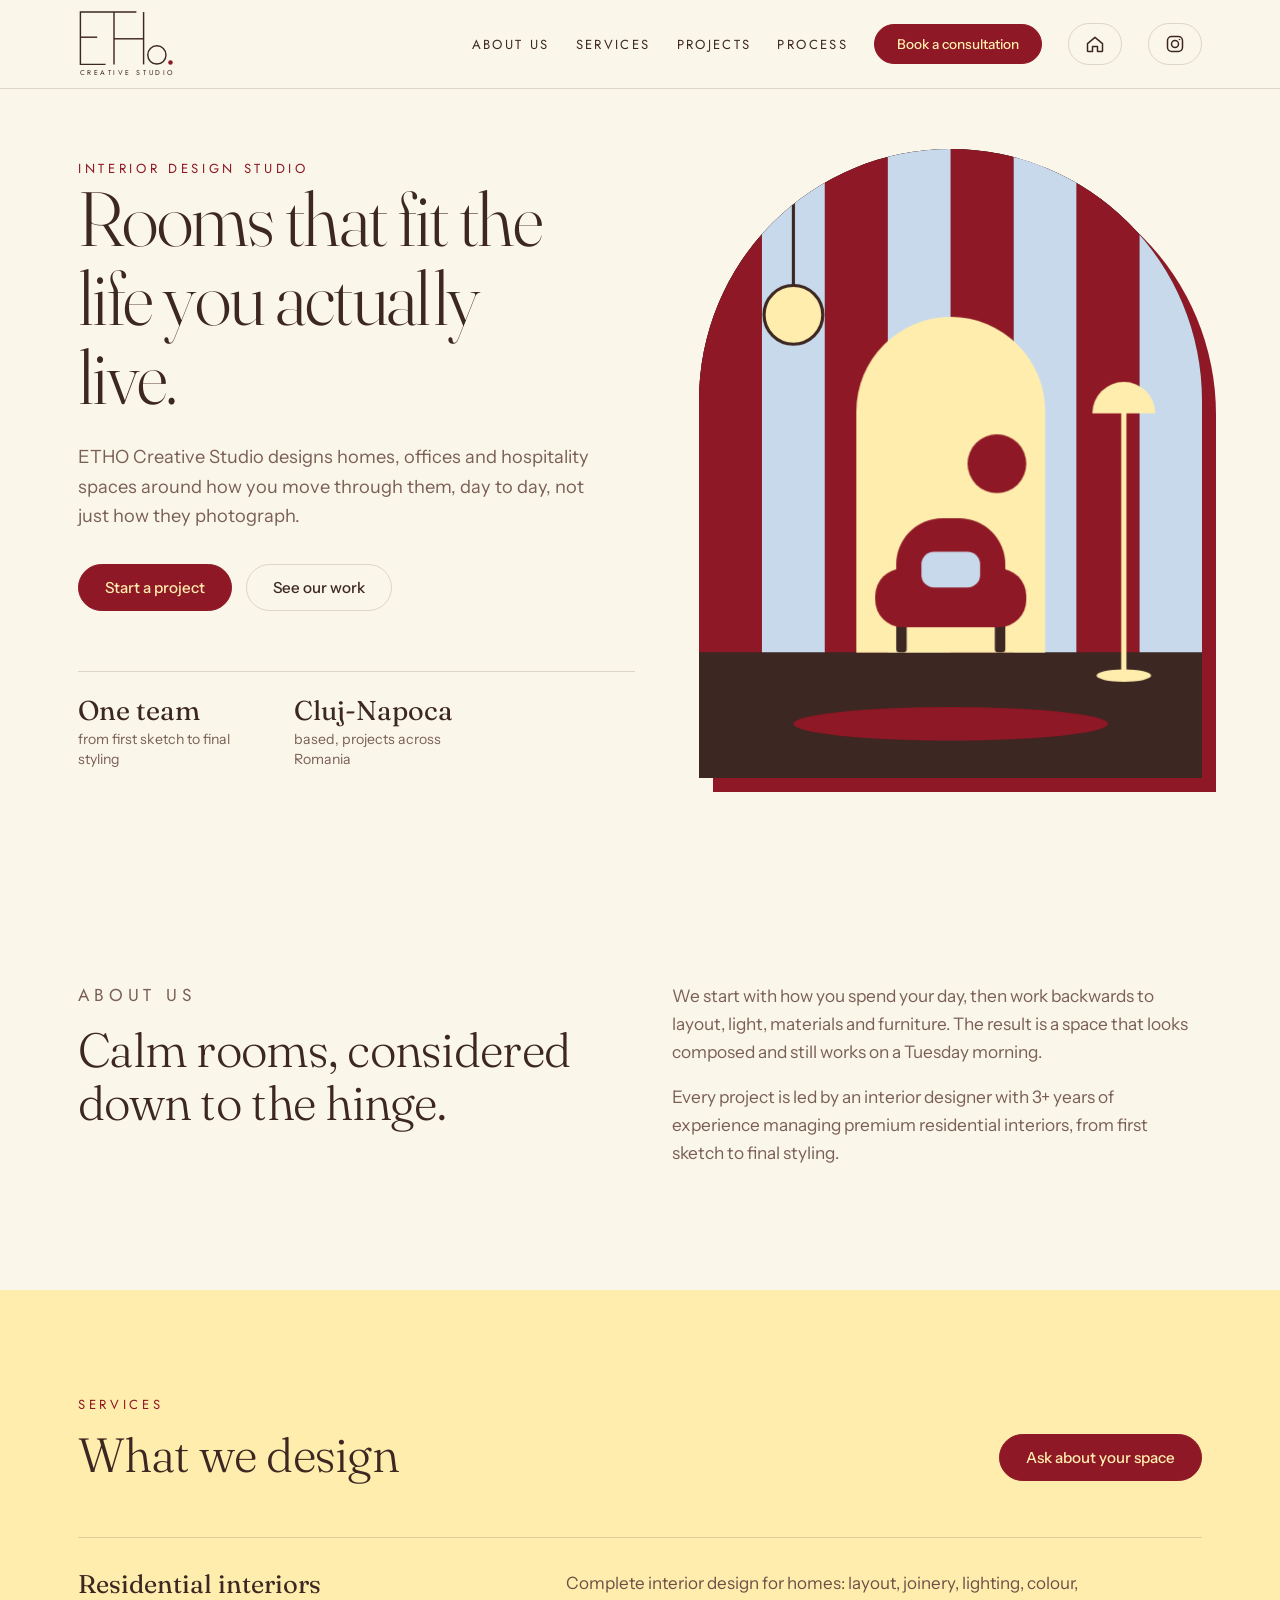
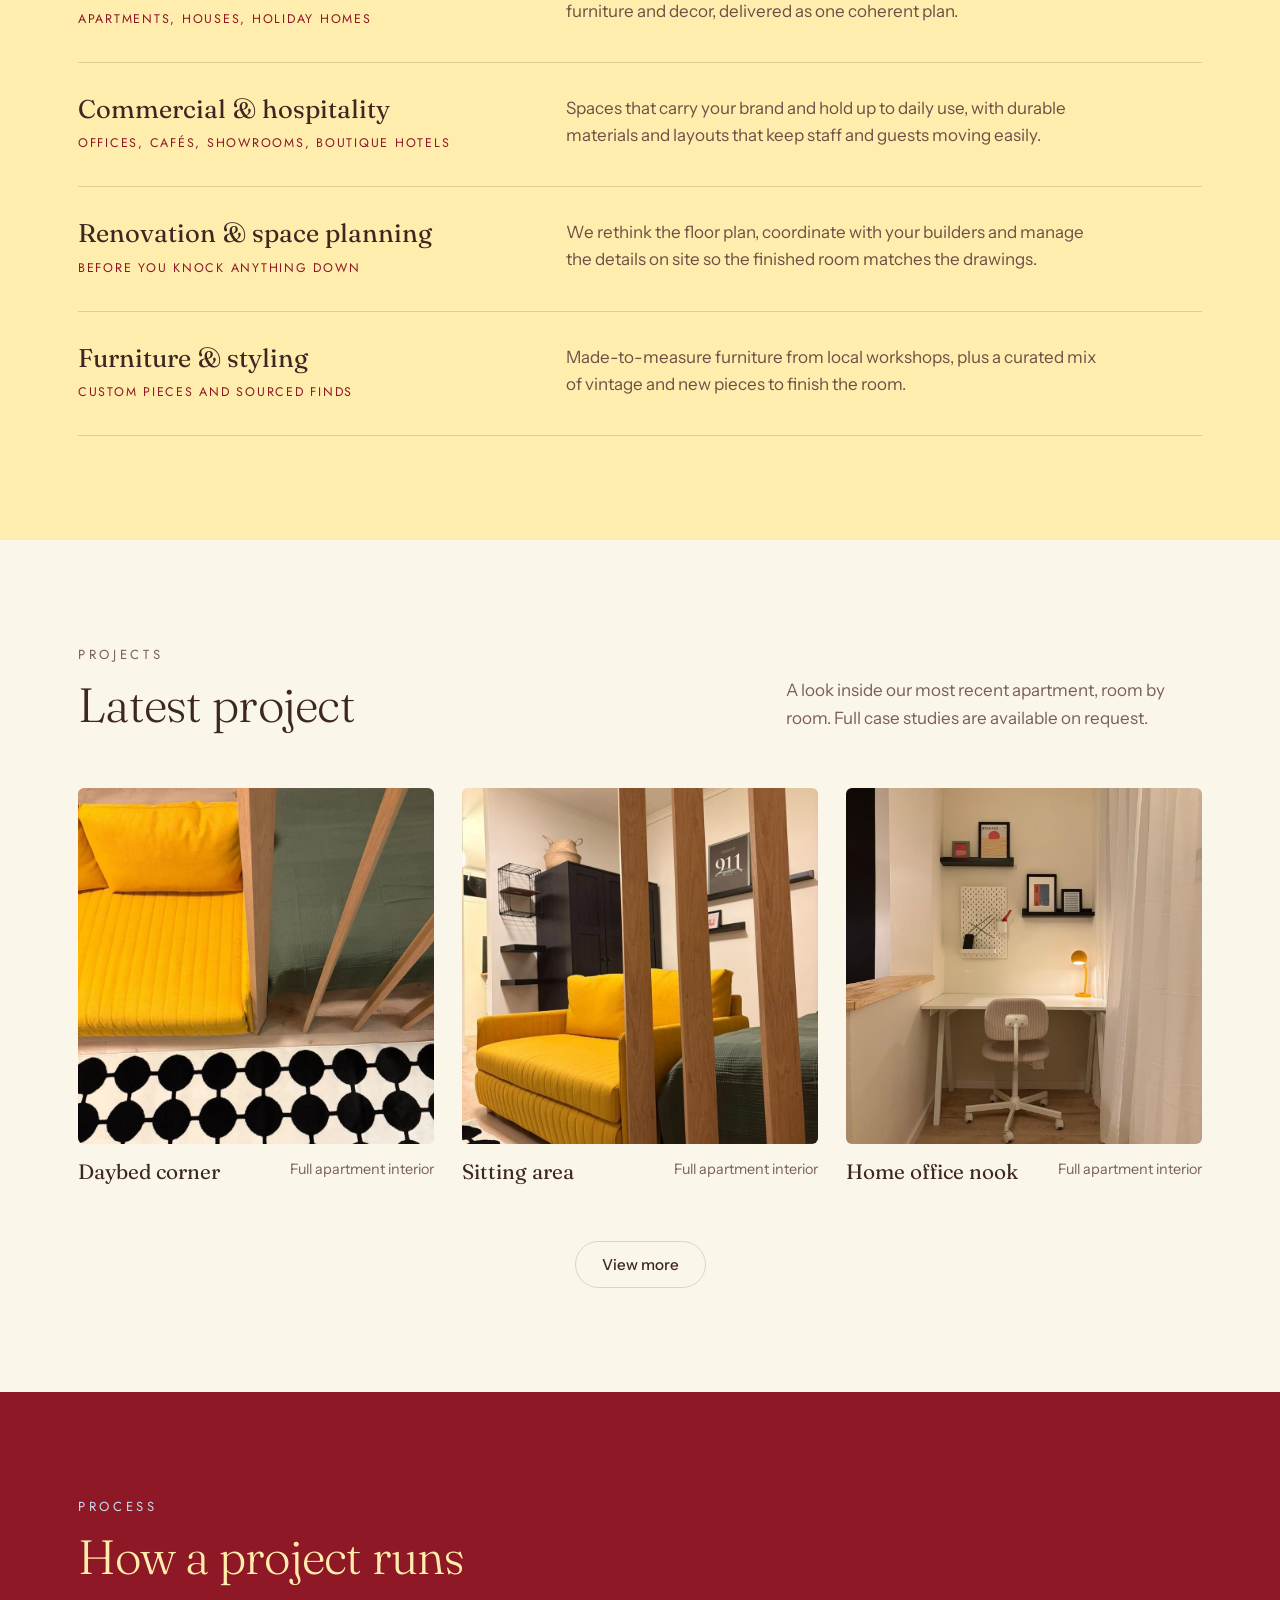
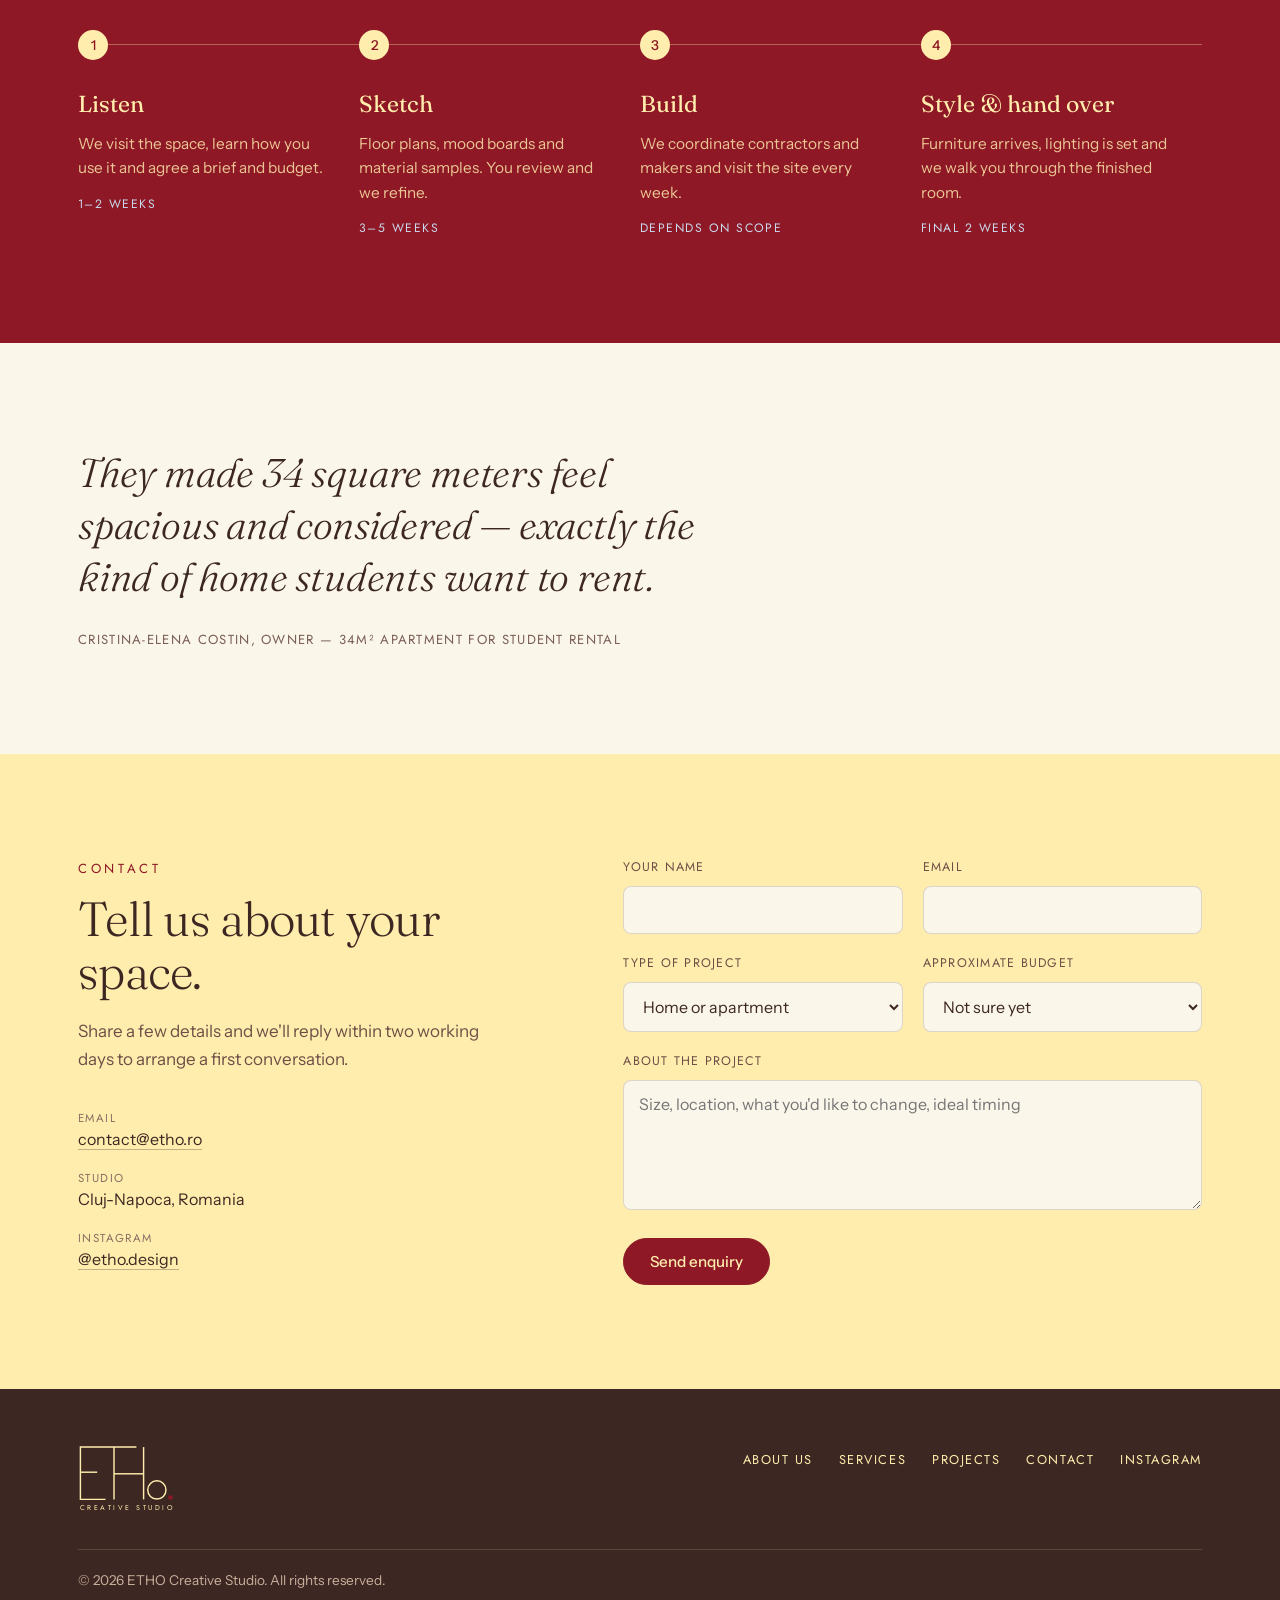
<file: design.html>
<!DOCTYPE html>
<html lang="en">
<head>
<meta charset="utf-8">
<meta name="viewport" content="width=device-width, initial-scale=1">
<title>ETHO Creative Studio | Interior design</title>
<meta name="description" content="ETHO Creative Studio designs homes and interiors around the way people actually live in them.">
<meta property="og:title" content="ETHO Creative Studio">
<meta property="og:description" content="Interior design studio. Homes, offices and hospitality spaces, designed around how you live.">
<meta name="theme-color" content="#FFEDAD">
<link rel="icon" type="image/svg+xml" href="favicon.svg">
<link rel="preconnect" href="https://fonts.googleapis.com">
<link rel="preconnect" href="https://fonts.gstatic.com" crossorigin>
<link href="https://fonts.googleapis.com/css2?family=Fraunces:ital,opsz,wght@0,9..144,300;0,9..144,400;0,9..144,500;1,9..144,300&family=Instrument+Sans:wght@400;500;600&family=Jost:wght@400;500&display=swap" rel="stylesheet">
<link rel="stylesheet" href="css/style.css">
</head>
<body>

<header class="site">
  <div class="wrap nav">
    <a class="logo" href="#" aria-label="ETHO Creative Studio, home">
      <svg viewBox="170 240 610 425" role="img" aria-hidden="true" focusable="false">
        <g fill="none" stroke="currentColor" stroke-width="9">
          <path d="M342 580H185V253H535"/>
          <path d="M185 410H290"/>
          <path d="M395 253V580"/>
          <path d="M395 420H580"/>
          <path d="M580 253V580"/>
          <circle cx="663" cy="521" r="57"/>
        </g>
        <circle class="dot" cx="748" cy="568" r="14"/>
        <text x="180" y="646" font-family="Jost, 'Instrument Sans', system-ui, sans-serif" font-weight="400" font-size="44" fill="currentColor" textLength="585" lengthAdjust="spacing">CREATIVE STUDIO</text>
      </svg>
    </a>
    <nav aria-label="Main">
      <ul>
        <li class="nav-link"><a class="link" href="#about">About us</a></li>
        <li class="nav-link"><a class="link" href="#services">Services</a></li>
        <li class="nav-link"><a class="link" href="#projects">Projects</a></li>
        <li class="nav-link"><a class="link" href="#process">Process</a></li>
        
        <li><a class="btn small" href="#contact">Book a consultation</a></li>
        <li><a class="ig" href="./" aria-label="Home" title="Home"><svg viewBox="0 0 24 24" fill="none" stroke="currentColor" stroke-width="1.8" stroke-linecap="round" stroke-linejoin="round" aria-hidden="true"><path d="M3 11.5 12 4l9 7.5V20a1 1 0 0 1-1 1h-5v-6H9v6H4a1 1 0 0 1-1-1z"/></svg></a></li>
        <li><a class="ig" href="https://www.instagram.com/etho.design" target="_blank" rel="noopener" aria-label="ETHO on Instagram (@etho.design)">
          <svg viewBox="0 0 24 24" fill="none" stroke="currentColor" stroke-width="1.8" aria-hidden="true"><rect x="3" y="3" width="18" height="18" rx="5"/><circle cx="12" cy="12" r="4.2"/><circle cx="17.4" cy="6.6" r="1" fill="currentColor" stroke="none"/></svg>
        </a></li>
      </ul>
    </nav>
  </div>
</header>

<main id="top">

  <!-- HERO -->
  <div class="hero">
    <div class="wrap hero-grid">
      <div>
        <p class="label">Interior design studio</p>
        <h1>Rooms that fit the life you actually live.</h1>
        <p class="lead">ETHO Creative Studio designs homes, offices and hospitality spaces around how you move through them, day to day, not just how they photograph.</p>
        <div class="actions">
          <a class="btn" href="#contact">Start a project</a>
          <a class="btn ghost" href="#projects">See our work</a>
        </div>
        <div class="hero-facts">
          <div><strong>One team</strong>from first sketch to final styling</div>
          <div><strong>Cluj-Napoca</strong>based, projects across Romania</div>
        </div>
      </div>

      <div class="frame" aria-hidden="true">
        <svg viewBox="0 0 480 600" preserveAspectRatio="xMidYMid slice">
          <rect width="480" height="600" fill="#3D2722"/>
          <rect class="stripe" x="0" y="0" width="60" height="480" fill="#8E1825" style="animation-delay:.00s"/>
          <rect class="stripe" x="60" y="0" width="60" height="480" fill="#C8D9EC" style="animation-delay:.07s"/>
          <rect class="stripe" x="120" y="0" width="60" height="480" fill="#8E1825" style="animation-delay:.14s"/>
          <rect class="stripe" x="180" y="0" width="60" height="480" fill="#C8D9EC" style="animation-delay:.21s"/>
          <rect class="stripe" x="240" y="0" width="60" height="480" fill="#8E1825" style="animation-delay:.28s"/>
          <rect class="stripe" x="300" y="0" width="60" height="480" fill="#C8D9EC" style="animation-delay:.35s"/>
          <rect class="stripe" x="360" y="0" width="60" height="480" fill="#8E1825" style="animation-delay:.42s"/>
          <rect class="stripe" x="420" y="0" width="60" height="480" fill="#C8D9EC" style="animation-delay:.49s"/>
          <rect y="480" width="480" height="120" fill="#3D2722"/>
          <g class="rise" style="animation-delay:.7s">
            <path d="M150 480V250a90 90 0 0 1 180 0V480z" fill="#FFEDAD"/>
          </g>
          <circle cx="284" cy="300" r="28" fill="#8E1825"/>
          <g class="rise" style="animation-delay:.95s">
            <rect x="188" y="446" width="10" height="34" rx="3" fill="#3D2722"/>
            <rect x="282" y="446" width="10" height="34" rx="3" fill="#3D2722"/>
            <rect x="188" y="352" width="104" height="100" rx="44" fill="#8E1825"/>
            <rect x="168" y="400" width="144" height="56" rx="26" fill="#8E1825"/>
            <rect x="212" y="384" width="56" height="34" rx="12" fill="#C8D9EC"/>
          </g>
          <g class="rise" style="animation-delay:1.1s">
            <g class="swing">
              <line x1="90" y1="0" x2="90" y2="132" stroke="#3D2722" stroke-width="3"/>
              <circle cx="90" cy="158" r="28" fill="#FFEDAD" stroke="#3D2722" stroke-width="3"/>
            </g>
          </g>
          <g class="rise" style="animation-delay:1.15s">
            <line x1="405" y1="250" x2="405" y2="500" stroke="#FFEDAD" stroke-width="5" stroke-linecap="round"/>
            <path d="M375 252a30 30 0 0 1 60 0z" fill="#FFEDAD"/>
            <ellipse cx="405" cy="502" rx="26" ry="6" fill="#FFEDAD"/>
          </g>
          <g class="rise" style="animation-delay:1.3s">
            <ellipse cx="240" cy="548" rx="150" ry="16" fill="#8E1825"/>
          </g>
        </svg>
      </div>
    </div>
  </div>

  <!-- ABOUT US -->
  <section id="about">
    <div class="wrap studio-grid">
      <div class="head">
        <p class="label">About us</p>
        <h2>Calm rooms, considered down to the hinge.</h2>
      </div>
      <div>
        <p>We start with how you spend your day, then work backwards to layout, light, materials and furniture. The result is a space that looks composed and still works on a Tuesday morning.</p>
        <p>Every project is led by an interior designer with 3+ years of experience managing premium residential interiors, from first sketch to final styling.</p>
      </div>
    </div>
  </section>

  <!-- SERVICES -->
  <section id="services" class="services">
    <div class="wrap">
      <div class="proj-head">
        <div>
          <p class="label">Services</p>
          <h2>What we design</h2>
        </div>
        <a class="btn" href="#contact">Ask about your space</a>
      </div>
      <div class="svc-list">
        <div class="svc">
          <div><h3>Residential interiors</h3><small>Apartments, houses, holiday homes</small></div>
          <p>Complete interior design for homes: layout, joinery, lighting, colour, furniture and decor, delivered as one coherent plan.</p>
        </div>
        <div class="svc">
          <div><h3>Commercial &amp; hospitality</h3><small>Offices, cafés, showrooms, boutique hotels</small></div>
          <p>Spaces that carry your brand and hold up to daily use, with durable materials and layouts that keep staff and guests moving easily.</p>
        </div>
        <div class="svc">
          <div><h3>Renovation &amp; space planning</h3><small>Before you knock anything down</small></div>
          <p>We rethink the floor plan, coordinate with your builders and manage the details on site so the finished room matches the drawings.</p>
        </div>
        <div class="svc">
          <div><h3>Furniture &amp; styling</h3><small>Custom pieces and sourced finds</small></div>
          <p>Made-to-measure furniture from local workshops, plus a curated mix of vintage and new pieces to finish the room.</p>
        </div>
      </div>
    </div>
  </section>

  <!-- PROJECTS -->
  <section id="projects">
    <div class="wrap">
      <div class="proj-head">
        <div>
          <p class="label">Projects</p>
          <h2>Latest project</h2>
        </div>
        <p>A look inside our most recent apartment, room by room. Full case studies are available on request.</p>
      </div>

      <div class="grid" id="projGrid">
        <a class="tile a" href="#contact" aria-label="Latest project, yellow daybed detail">
          <div class="art">
            <img src="assets/images/project-yellow-sofa.jpg" alt="Mustard yellow daybed next to an oak slat room divider, with a black and white dot rug">
          </div>
          <div class="cap"><h3>Daybed corner</h3><p>Full apartment interior</p></div>
        </a>

        <a class="tile b" href="#contact" aria-label="Latest project, yellow sofa and wardrobe">
          <div class="art">
            <img src="assets/images/project-yellow-corner.jpg" alt="Mustard yellow sofa in front of a dark wardrobe, seen through an oak slat divider">
          </div>
          <div class="cap"><h3>Sitting area</h3><p>Full apartment interior</p></div>
        </a>

        <a class="tile c" href="#contact" aria-label="Latest project, home office nook">
          <div class="art">
            <img src="assets/images/project-office.jpg" alt="Small home office nook with a white desk and a yellow lamp">
          </div>
          <div class="cap"><h3>Home office nook</h3><p>Full apartment interior</p></div>
        </a>

        <a class="tile d" href="#contact" aria-label="Latest project, kitchen" hidden>
          <div class="art">
            <img src="assets/images/project-kitchen.jpg" alt="Kitchen with sage green cabinetry, oak countertop and a dark backsplash">
          </div>
          <div class="cap"><h3>Kitchen</h3><p>Full apartment interior</p></div>
        </a>

        <a class="tile a" href="#contact" aria-label="Latest project, living and dining area" hidden>
          <div class="art">
            <img src="assets/images/project-living.jpg" alt="Living and dining area with a black and white striped accent wall and a paper pendant light">
          </div>
          <div class="cap"><h3>Living &amp; dining</h3><p>Full apartment interior</p></div>
        </a>

        <a class="tile b" href="#contact" aria-label="Latest project, bathroom" hidden>
          <div class="art">
            <img src="assets/images/project-bathroom.jpg" alt="Bathroom with mustard scalloped tile along the tub and a light oak vanity">
          </div>
          <div class="cap"><h3>Bathroom</h3><p>Full apartment interior</p></div>
        </a>
      </div>

      <div class="proj-more">
        <button class="btn ghost" id="projMoreBtn" type="button" aria-expanded="false" aria-controls="projGrid">View more</button>
      </div>
    </div>
  </section>

  <!-- PROCESS -->
  <section id="process" class="process">
    <div class="wrap">
      <p class="label">Process</p>
      <h2>How a project runs</h2>
      <ol class="steps">
        <li class="step">
          <h3>Listen</h3>
          <p>We visit the space, learn how you use it and agree a brief and budget.</p>
          <small>1–2 weeks</small>
        </li>
        <li class="step">
          <h3>Sketch</h3>
          <p>Floor plans, mood boards and material samples. You review and we refine.</p>
          <small>3–5 weeks</small>
        </li>
        <li class="step">
          <h3>Build</h3>
          <p>We coordinate contractors and makers and visit the site every week.</p>
          <small>Depends on scope</small>
        </li>
        <li class="step">
          <h3>Style &amp; hand over</h3>
          <p>Furniture arrives, lighting is set and we walk you through the finished room.</p>
          <small>Final 2 weeks</small>
        </li>
      </ol>
    </div>
  </section>

  <!-- QUOTE -->
  <section class="quote">
    <div class="wrap">
      <figure>
        <blockquote>They made 34 square meters feel spacious and considered — exactly the kind of home students want to rent.</blockquote>
        <figcaption>Cristina-Elena Costin, owner — 34m² apartment for student rental</figcaption>
      </figure>
    </div>
  </section>

  <!-- CONTACT -->
  <section id="contact" class="contact">
    <div class="wrap contact-grid">
      <div>
        <p class="label">Contact</p>
        <h2>Tell us about your space.</h2>
        <p class="lead">Share a few details and we'll reply within two working days to arrange a first conversation.</p>
        <div class="details">
          <div><small>Email</small><a href="mailto:contact@etho.ro">contact@etho.ro</a></div>
          <div><small>Studio</small>Cluj-Napoca, Romania</div>
          <div><small>Instagram</small><a href="https://www.instagram.com/etho.design" target="_blank" rel="noopener">@etho.design</a></div>
        </div>
      </div>

      <div>
        <form id="form" novalidate action="https://formspree.io/f/xqpawdgj" method="POST">
          <input type="hidden" name="source" value="Interior design"><input type="hidden" name="_subject" value="New interior design enquiry from etho.ro">
          <div class="row">
            <div><label for="name">Your name</label><input id="name" name="name" autocomplete="name" required></div>
            <div><label for="email">Email</label><input id="email" name="email" type="email" autocomplete="email" required></div>
          </div>
          <div class="row">
            <div>
              <label for="type">Type of project</label>
              <select id="type" name="type">
                <option>Home or apartment</option>
                <option>Office</option>
                <option>Café, restaurant or hotel</option>
                <option>Shop or showroom</option>
                <option>Something else</option>
              </select>
            </div>
            <div>
              <label for="budget">Approximate budget</label>
              <select id="budget" name="budget">
                <option>Not sure yet</option>
                <option>Under 10,000 €</option>
                <option>10,000–30,000 €</option>
                <option>30,000–80,000 €</option>
                <option>Over 80,000 €</option>
              </select>
            </div>
          </div>
          <div>
            <label for="msg">About the project</label>
            <textarea id="msg" name="msg" placeholder="Size, location, what you'd like to change, ideal timing"></textarea>
          </div>
          <div><button class="btn" type="submit" id="submitBtn">Send enquiry</button></div>
          <p class="note" id="err" role="alert" hidden>Please add your name and a valid email so we can reply.</p>
          <p class="note" id="sendErr" role="alert" hidden>Something went wrong sending this — please try again, or email us directly.</p>
          <div class="ok" id="ok" role="status"><strong>Enquiry sent</strong>Thank you. We'll be in touch within two working days.</div>
        </form>
      </div>
    </div>
  </section>
</main>

<footer>
  <div class="wrap">
    <div class="foot">
      <a class="logo" href="#" aria-label="ETHO Creative Studio, home">
        <svg viewBox="170 240 610 425" role="img" aria-hidden="true" focusable="false">
          <g fill="none" stroke="currentColor" stroke-width="9">
            <path d="M342 580H185V253H535"/>
            <path d="M185 410H290"/>
            <path d="M395 253V580"/>
            <path d="M395 420H580"/>
            <path d="M580 253V580"/>
            <circle cx="663" cy="521" r="57"/>
          </g>
          <circle class="dot" cx="748" cy="568" r="14"/>
          <text x="180" y="646" font-family="Jost, 'Instrument Sans', system-ui, sans-serif" font-weight="400" font-size="44" fill="currentColor" textLength="585" lengthAdjust="spacing">CREATIVE STUDIO</text>
        </svg>
      </a>
      <ul>
        <li><a href="#about">About us</a></li>
        <li><a href="#services">Services</a></li>
        <li><a href="#projects">Projects</a></li>
        
        <li><a href="#contact">Contact</a></li>
        <li><a href="https://www.instagram.com/etho.design" target="_blank" rel="noopener">Instagram</a></li>
      </ul>
    </div>
    <p class="legal">© <span id="yr">2026</span> ETHO Creative Studio. All rights reserved.</p>
  </div>
</footer>

<script src="js/main.js" defer></script>
</body>
</html>
</file>
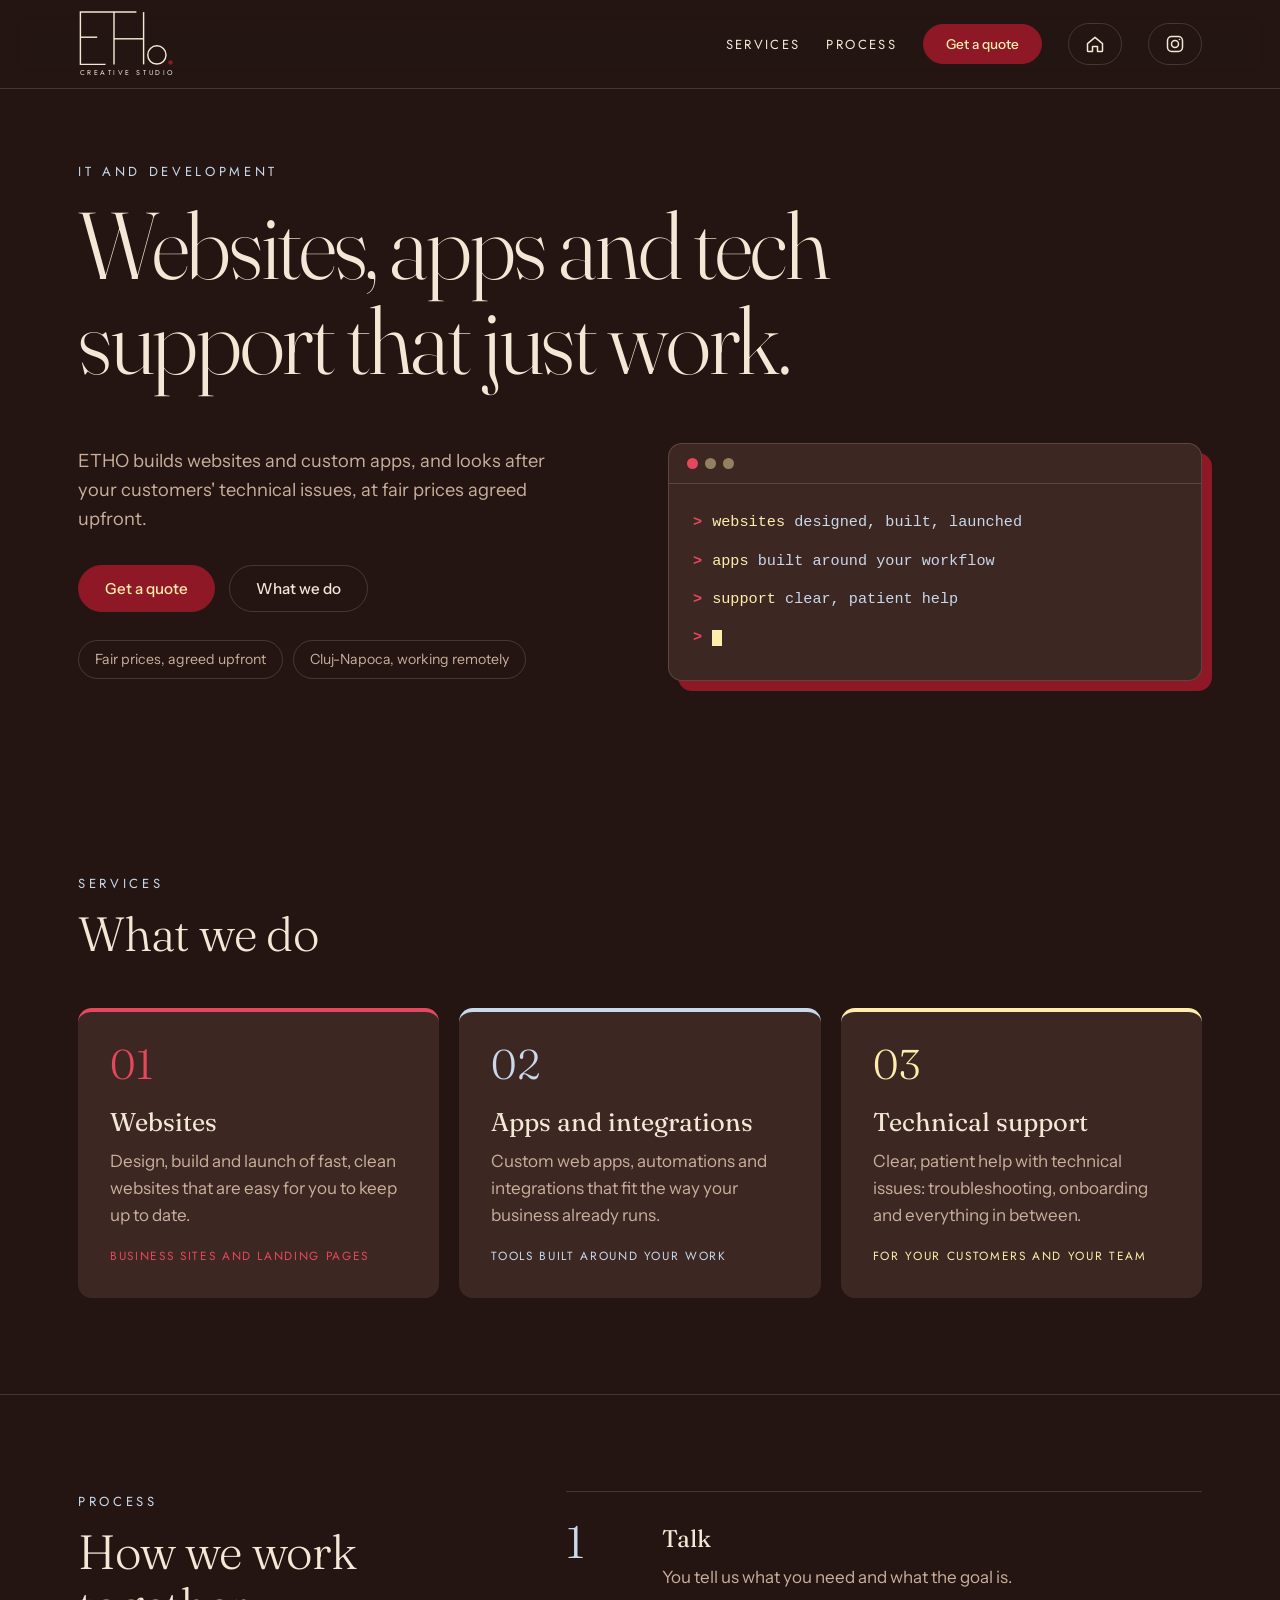
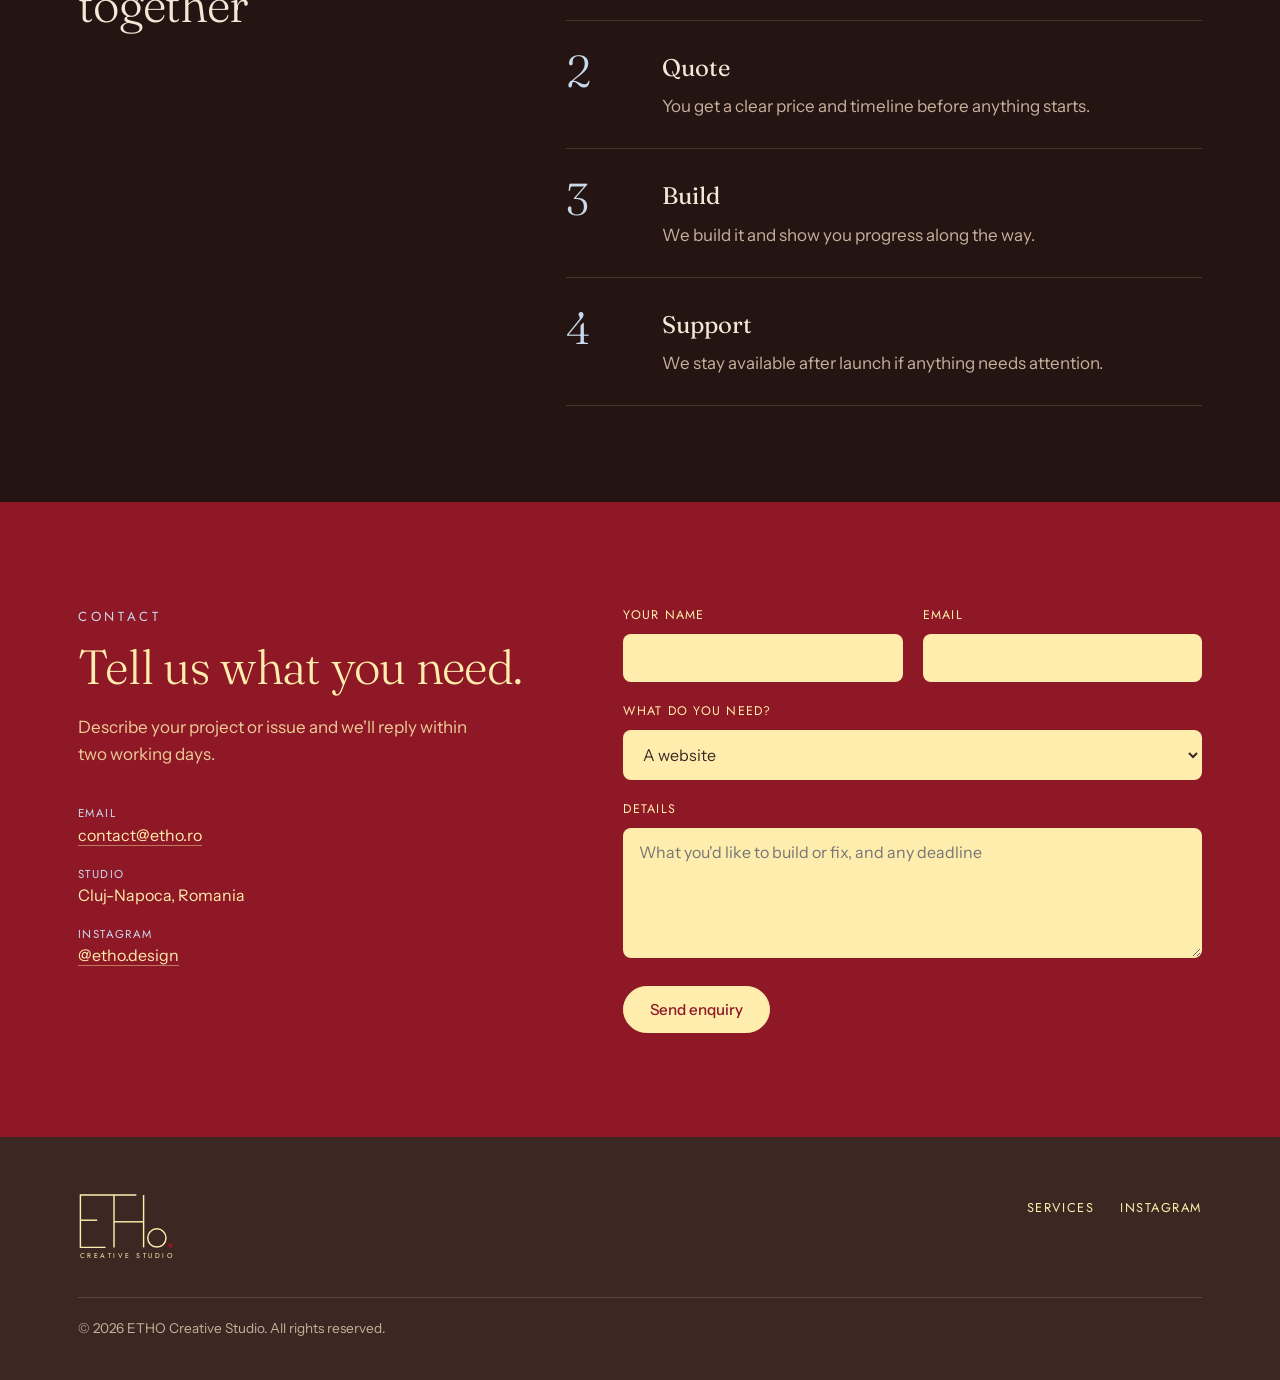
<file: it.html>
<!DOCTYPE html>
<html lang="en">
<head>
<meta charset="utf-8">
<meta name="viewport" content="width=device-width, initial-scale=1">
<title>ETHO IT and development | Websites, apps and technical support</title>
<meta name="description" content="ETHO builds websites and custom apps and provides customer technical support, at fair prices.">
<meta name="theme-color" content="#241512">
<link rel="icon" type="image/svg+xml" href="favicon.svg">
<link rel="preconnect" href="https://fonts.googleapis.com">
<link rel="preconnect" href="https://fonts.gstatic.com" crossorigin>
<link href="https://fonts.googleapis.com/css2?family=Fraunces:ital,opsz,wght@0,9..144,300;0,9..144,400;0,9..144,500;1,9..144,300&family=Instrument+Sans:wght@400;500;600&family=Jost:wght@400;500&display=swap" rel="stylesheet">
<link rel="stylesheet" href="css/style.css">
</head>
<body class="it-page">
<header class="site"><div class="wrap nav"><a class="logo" href="#" aria-label="ETHO Creative Studio, home">
      <svg viewBox="170 240 610 425" role="img" aria-hidden="true" focusable="false">
        <g fill="none" stroke="currentColor" stroke-width="9">
          <path d="M342 580H185V253H535"/>
          <path d="M185 410H290"/>
          <path d="M395 253V580"/>
          <path d="M395 420H580"/>
          <path d="M580 253V580"/>
          <circle cx="663" cy="521" r="57"/>
        </g>
        <circle class="dot" cx="748" cy="568" r="14"/>
        <text x="180" y="646" font-family="Jost, 'Instrument Sans', system-ui, sans-serif" font-weight="400" font-size="44" fill="currentColor" textLength="585" lengthAdjust="spacing">CREATIVE STUDIO</text>
      </svg>
    </a><nav aria-label="Main"><ul><li class="nav-link"><a class="link" href="#services">Services</a></li><li class="nav-link"><a class="link" href="#process">Process</a></li><li><a class="btn small" href="#contact">Get a quote</a></li><li><a class="ig" href="./" aria-label="Home" title="Home"><svg viewBox="0 0 24 24" fill="none" stroke="currentColor" stroke-width="1.8" stroke-linecap="round" stroke-linejoin="round" aria-hidden="true"><path d="M3 11.5 12 4l9 7.5V20a1 1 0 0 1-1 1h-5v-6H9v6H4a1 1 0 0 1-1-1z"/></svg></a></li>
        <li><a class="ig" href="https://www.instagram.com/etho.design" target="_blank" rel="noopener" aria-label="ETHO on Instagram (@etho.design)">
          <svg viewBox="0 0 24 24" fill="none" stroke="currentColor" stroke-width="1.8" aria-hidden="true"><rect x="3" y="3" width="18" height="18" rx="5"/><circle cx="12" cy="12" r="4.2"/><circle cx="17.4" cy="6.6" r="1" fill="currentColor" stroke="none"/></svg>
        </a></li></ul></nav></div></header>
<main id="top">
<section class="it-hero"><div class="wrap"><p class="label">IT and development</p>
<h1>Websites, apps and tech support that just work.</h1>
<div class="it-row"><div>
<p class="lead">ETHO builds websites and custom apps, and looks after your customers' technical issues, at fair prices agreed upfront.</p>
<div class="actions"><a class="btn" href="#contact">Get a quote</a><a class="btn ghost" href="#services">What we do</a></div>
<div class="chips"><span>Fair prices, agreed upfront</span><span>Cluj-Napoca, working remotely</span></div></div>
<div class="term" aria-hidden="true"><div class="term-bar"><i></i><i></i><i></i></div><div class="term-body">
<p style="animation-delay:.3s"><b>&gt;</b>websites <span>designed, built, launched</span></p>
<p style="animation-delay:1s"><b>&gt;</b>apps <span>built around your workflow</span></p>
<p style="animation-delay:1.7s"><b>&gt;</b>support <span>clear, patient help</span></p>
<p style="animation-delay:2.4s"><b>&gt;</b><em class="cur"></em></p></div></div></div></div></section>
<section id="services" class="it-sec"><div class="wrap"><p class="label">Services</p><h2>What we do</h2><div class="bento">
<div class="card" style="--c:#E5485C"><div class="n">01</div><h3>Websites</h3><p>Design, build and launch of fast, clean websites that are easy for you to keep up to date.</p><small>Business sites and landing pages</small></div>
<div class="card" style="--c:#C8D9EC"><div class="n">02</div><h3>Apps and integrations</h3><p>Custom web apps, automations and integrations that fit the way your business already runs.</p><small>Tools built around your work</small></div>
<div class="card" style="--c:#FFEDAD"><div class="n">03</div><h3>Technical support</h3><p>Clear, patient help with technical issues: troubleshooting, onboarding and everything in between.</p><small>For your customers and your team</small></div>
</div></div></section>
<section id="clients" hidden><div class="wrap"><p class="label">Clients</p><h2>Who we work with</h2><div class="svc-list" style="margin-top:40px"><div class="svc"><div><h3>Active</h3></div><p>Client A, Client B</p></div><div class="svc"><div><h3>Past</h3></div><p>Client C, Client D</p></div></div></div></section>
<section id="process" class="it-sec it-line"><div class="wrap it-proc"><div class="head"><p class="label">Process</p><h2>How we work together</h2></div><div>
<div class="prow"><div class="n">1</div><div><h3>Talk</h3><p>You tell us what you need and what the goal is.</p></div></div>
<div class="prow"><div class="n">2</div><div><h3>Quote</h3><p>You get a clear price and timeline before anything starts.</p></div></div>
<div class="prow"><div class="n">3</div><div><h3>Build</h3><p>We build it and show you progress along the way.</p></div></div>
<div class="prow"><div class="n">4</div><div><h3>Support</h3><p>We stay available after launch if anything needs attention.</p></div></div>
</div></div></section>
<section id="contact" class="contact"><div class="wrap contact-grid"><div><p class="label">Contact</p><h2>Tell us what you need.</h2><p class="lead">Describe your project or issue and we'll reply within two working days.</p><div class="details"><div><small>Email</small><a href="mailto:contact@etho.ro">contact@etho.ro</a></div><div><small>Studio</small>Cluj-Napoca, Romania</div><div><small>Instagram</small><a href="https://www.instagram.com/etho.design" target="_blank" rel="noopener">@etho.design</a></div></div></div>
<div><form id="form" novalidate action="https://formspree.io/f/xqpawdgj" method="POST">
<input type="hidden" name="source" value="IT and dev"><input type="hidden" name="_subject" value="New IT and dev enquiry from etho.ro">
<div class="row"><div><label for="name">Your name</label><input id="name" name="name" autocomplete="name" required></div><div><label for="email">Email</label><input id="email" name="email" type="email" autocomplete="email" required></div></div>
<div><label for="type">What do you need?</label><select id="type" name="type"><option>A website</option><option>An app or integration</option><option>Technical support</option><option>Something else</option></select></div>
<div><label for="msg">Details</label><textarea id="msg" name="msg" placeholder="What you'd like to build or fix, and any deadline"></textarea></div>
<div><button class="btn" type="submit" id="submitBtn">Send enquiry</button></div>
<p class="note" id="err" role="alert" hidden>Please add your name and a valid email so we can reply.</p>
<p class="note" id="sendErr" role="alert" hidden>Something went wrong sending this. Please try again, or email us directly.</p>
<div class="ok" id="ok" role="status"><strong>Enquiry sent</strong>Thank you. We'll be in touch within two working days.</div>
</form></div></div></section></main>
<footer><div class="wrap"><div class="foot"><a class="logo" href="#" aria-label="ETHO Creative Studio, home">
        <svg viewBox="170 240 610 425" role="img" aria-hidden="true" focusable="false">
          <g fill="none" stroke="currentColor" stroke-width="9">
            <path d="M342 580H185V253H535"/>
            <path d="M185 410H290"/>
            <path d="M395 253V580"/>
            <path d="M395 420H580"/>
            <path d="M580 253V580"/>
            <circle cx="663" cy="521" r="57"/>
          </g>
          <circle class="dot" cx="748" cy="568" r="14"/>
          <text x="180" y="646" font-family="Jost, 'Instrument Sans', system-ui, sans-serif" font-weight="400" font-size="44" fill="currentColor" textLength="585" lengthAdjust="spacing">CREATIVE STUDIO</text>
        </svg>
      </a><ul><li><a href="#services">Services</a></li><li><a href="https://www.instagram.com/etho.design" target="_blank" rel="noopener">Instagram</a></li></ul></div><p class="legal">&copy; <span id="yr">2026</span> ETHO Creative Studio. All rights reserved.</p></div></footer>
<script src="js/main.js" defer></script>
</body>
</html>
</file>
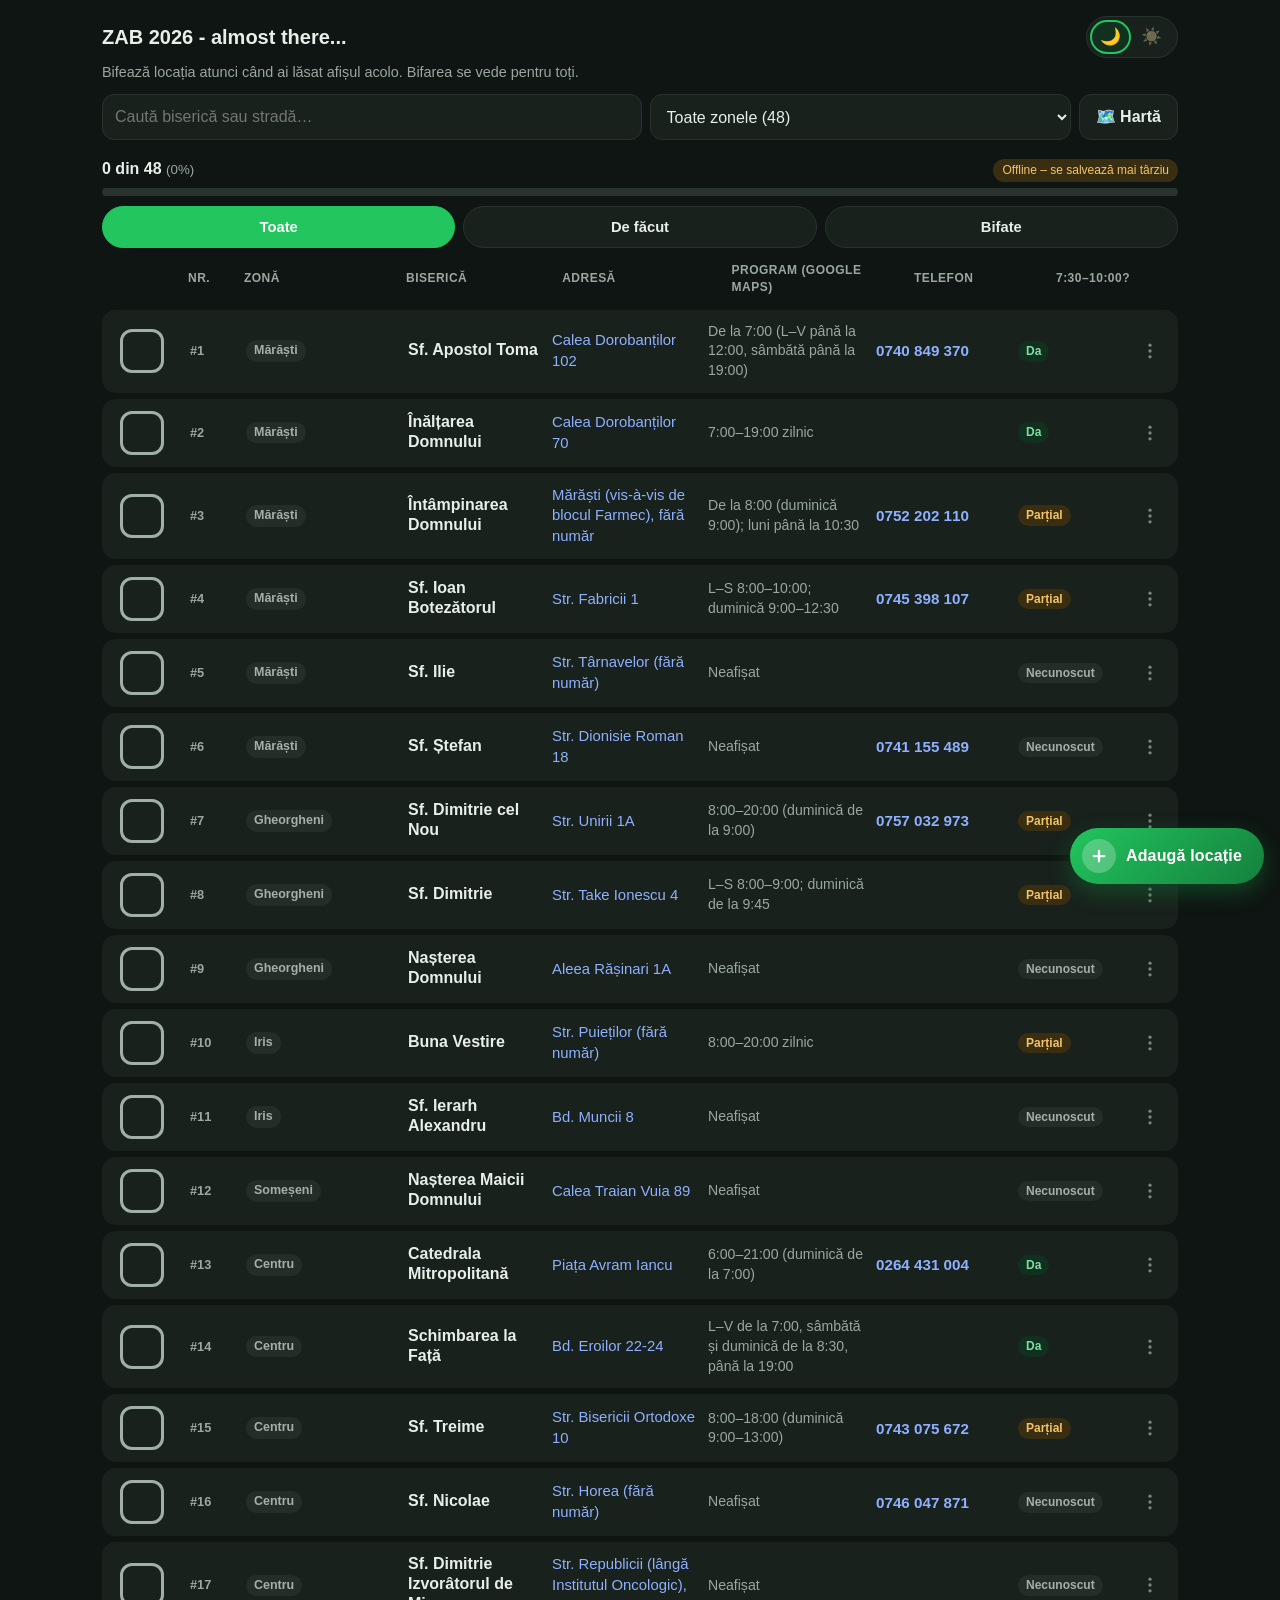
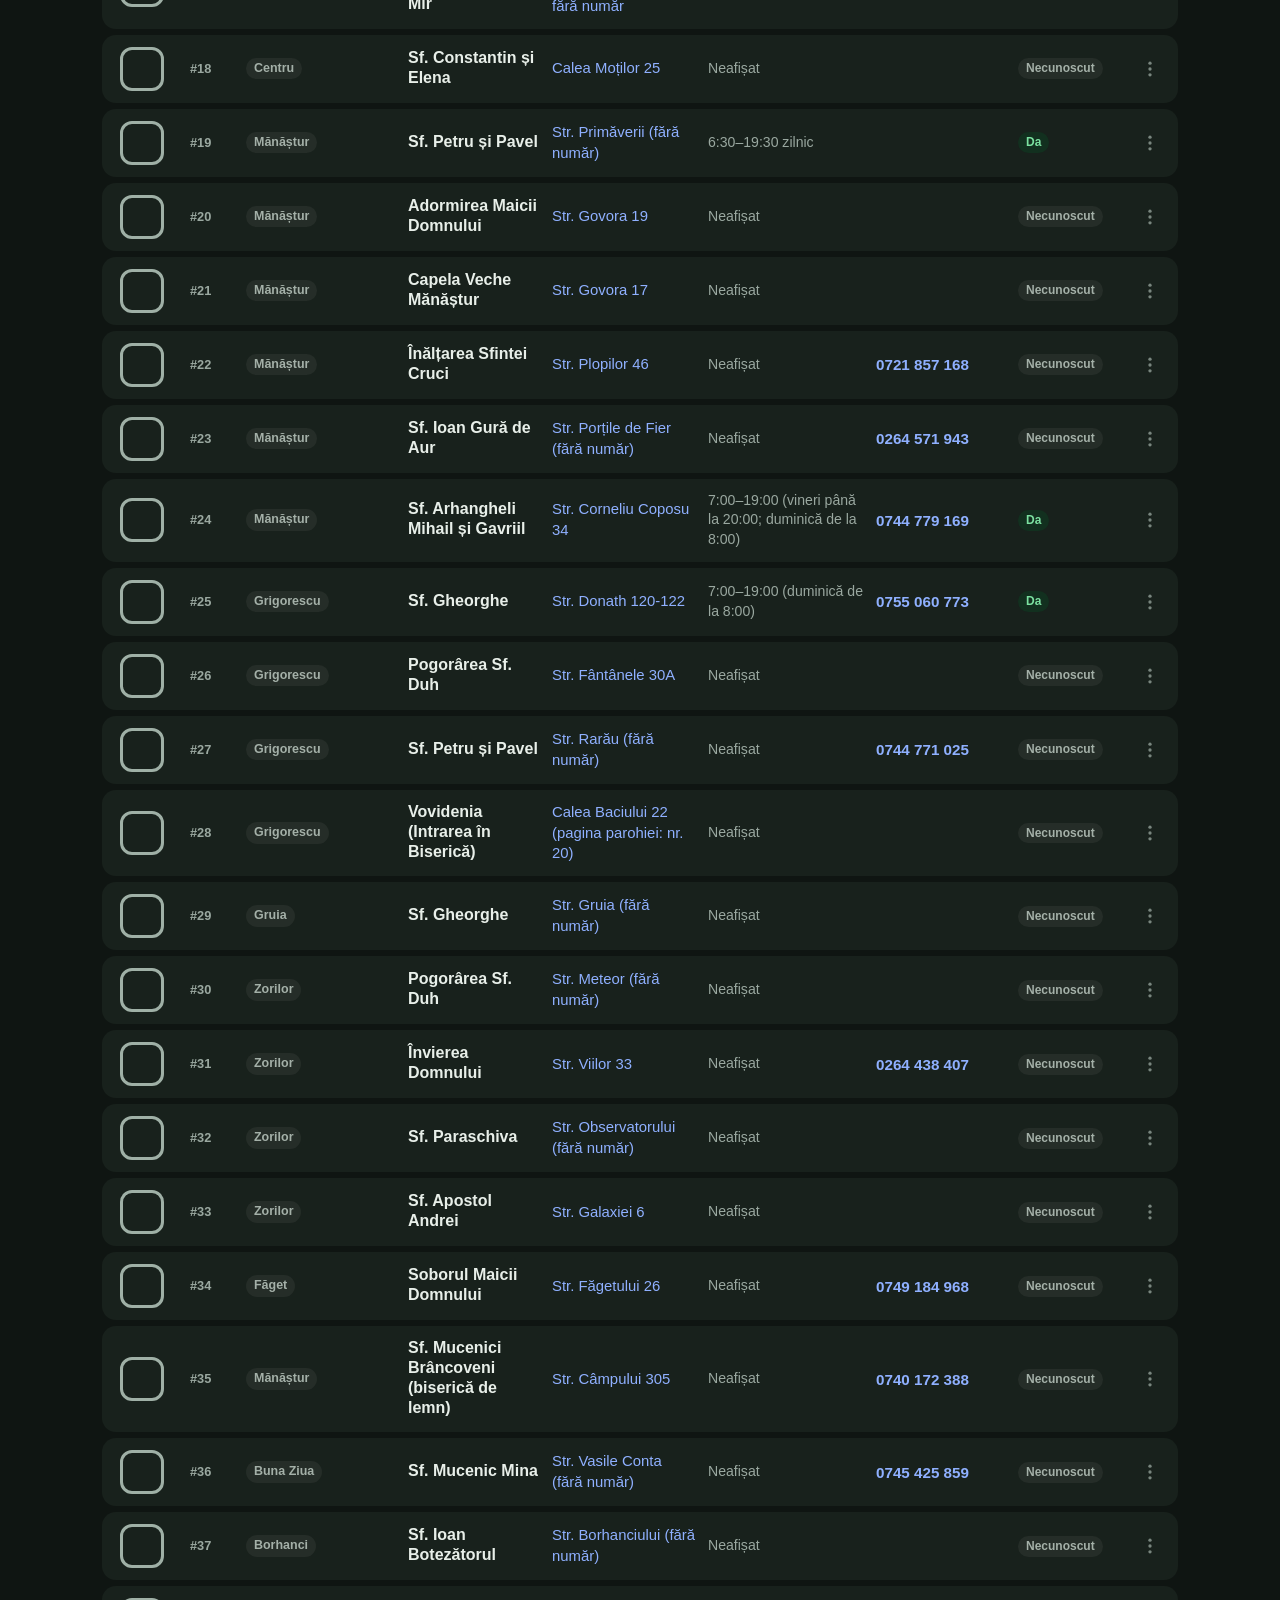
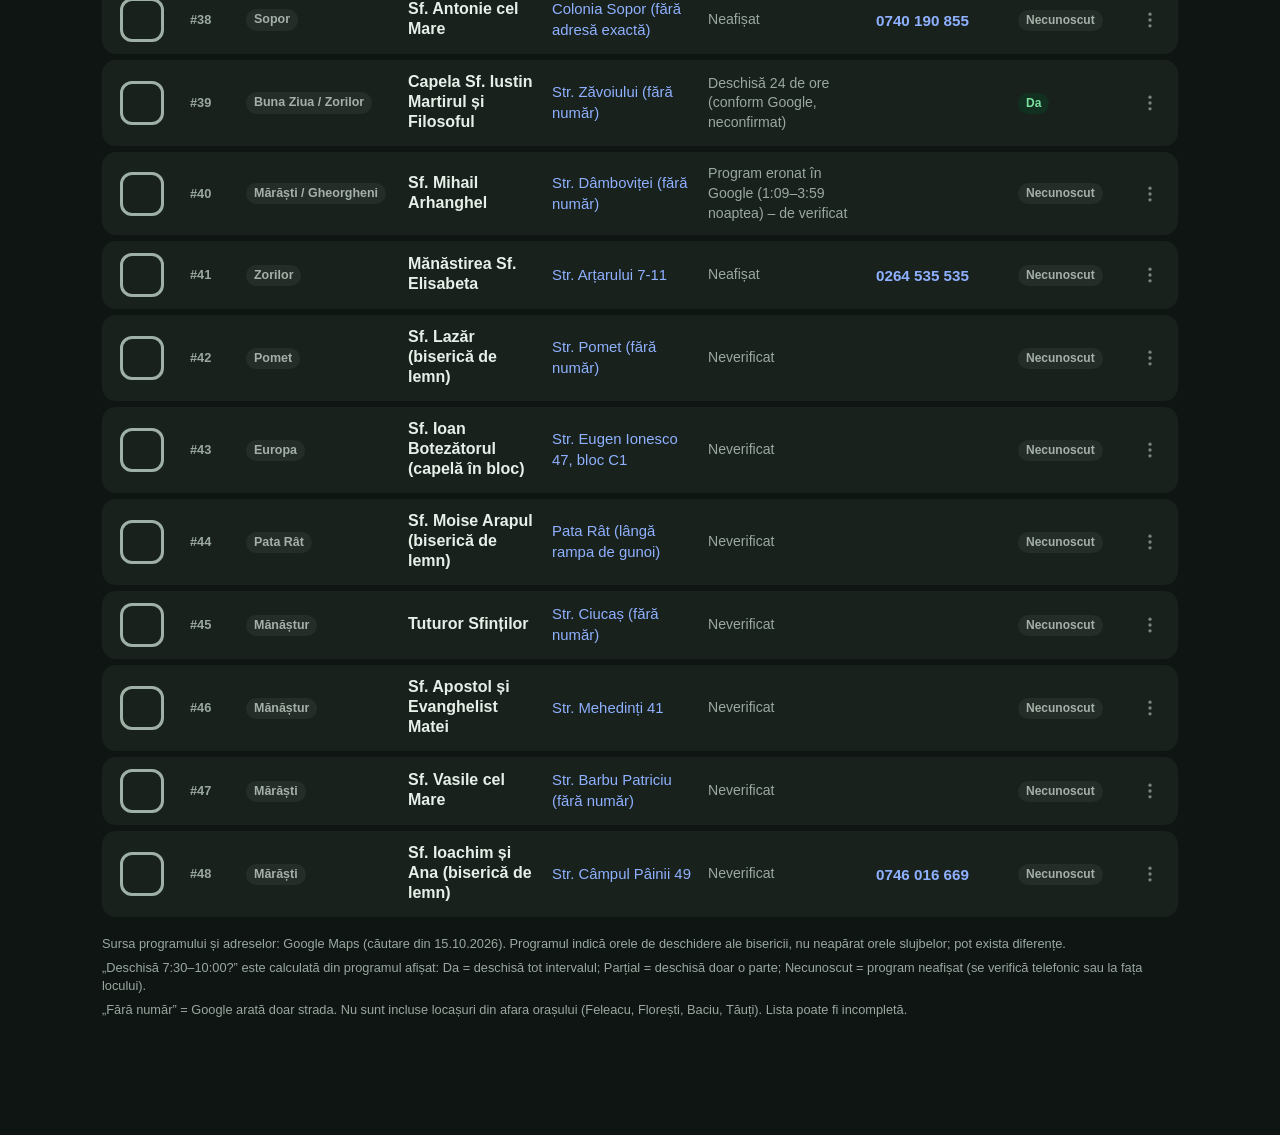
<file: zab22.html>
<!DOCTYPE html>
<html lang="ro">
<head>
<meta charset="utf-8">
<meta name="viewport" content="width=device-width, initial-scale=1, viewport-fit=cover">
<meta name="robots" content="noindex, nofollow">
<meta name="theme-color" content="#16a34a">
<title>ZAB 2026 - almost there...</title>
<script>try{document.documentElement.dataset.theme=localStorage.getItem("zab22-theme")||"dark"}catch(e){document.documentElement.dataset.theme="dark"}</script>
<style>
:root{
  --bg:#f4f6f5; --card:#ffffff; --text:#14201a; --muted:#5d6b63; --line:#dfe5e1;
  --green:#16a34a; --green-bg:#e7f6ec; --green-text:#0f6b31;
  --amber-bg:#fdf1d8; --amber-text:#8a5a00; --gray-bg:#eceeed; --gray-text:#55605a;
  --accent:#1d4ed8; --shadow:0 1px 2px rgba(0,0,0,.06);
}
html{color-scheme:light}
:root[data-theme="dark"]{
  color-scheme:dark;
  --bg:#0f1512; --card:#18211c; --text:#e8efe9; --muted:#9aa8a0; --line:#27332c;
  --green:#22c55e; --green-bg:#12301f; --green-text:#7be0a0;
  --amber-bg:#3a2e12; --amber-text:#f2c466; --gray-bg:#252d28; --gray-text:#a4b0a8;
  --accent:#8fb0ff; --shadow:none;
}
*{box-sizing:border-box;-webkit-tap-highlight-color:transparent}
html{scroll-padding-top:150px}
body{margin:0;background:var(--bg);color:var(--text);
  font:16px/1.4 -apple-system,BlinkMacSystemFont,"Segoe UI",Roboto,Helvetica,Arial,sans-serif;
  padding-top:env(safe-area-inset-top,0px);padding-bottom:calc(110px + env(safe-area-inset-bottom,0px));
  touch-action:manipulation}
.wrap{max-width:1100px;margin:0 auto;padding:0 12px}
h1{font-size:1.25rem;margin:16px 0 4px;line-height:1.2}
.sub{color:var(--muted);font-size:.9rem;margin:0 0 12px}
.banner{background:var(--amber-bg);color:var(--amber-text);border-radius:10px;padding:10px 12px;font-size:.88rem;margin-bottom:12px}
.banner[hidden]{display:none}

.tools{display:flex;flex-wrap:wrap;gap:8px;margin-bottom:10px}
.tools input,.tools select{font:inherit;color:var(--text);background:var(--card);border:1px solid var(--line);
  border-radius:12px;height:46px;padding:0 12px;min-width:0}
.tools input{flex:1 1 100%}
.tools select{flex:1 1 0}
.mapbtn{height:46px;padding:0 16px;border-radius:12px;border:1px solid var(--line);background:var(--card);color:var(--text);font:inherit;font-weight:600;cursor:pointer;white-space:nowrap}
@media (min-width:600px){.tools input{flex:1.3 1 0}}

.sticky{position:sticky;top:0;z-index:5;background:var(--bg);padding:8px 0 8px;
  padding-top:calc(8px + env(safe-area-inset-top,0px));margin-top:calc(-1 * env(safe-area-inset-top,0px))}
.prog-row{display:flex;align-items:baseline;justify-content:space-between;gap:8px;margin-bottom:6px}
.prog-txt{font-weight:700}
.prog-txt small{font-weight:500;color:var(--muted)}
.pill{font-size:.75rem;padding:3px 9px;border-radius:99px;background:var(--gray-bg);color:var(--gray-text);white-space:nowrap}
.pill.ok{background:var(--green-bg);color:var(--green-text)}
.pill.saving{background:var(--amber-bg);color:var(--amber-text)}
.pill.rules{background:var(--amber-bg);color:var(--amber-text)}
.pill.offline{background:var(--amber-bg);color:var(--amber-text)}
.bar{height:8px;border-radius:99px;background:var(--line);overflow:hidden}
.bar i{display:block;height:100%;width:0;background:var(--green);transition:width .3s}
.chips{display:flex;gap:8px;margin-top:10px}
.chip{flex:1;height:42px;border-radius:99px;border:1px solid var(--line);background:var(--card);color:var(--text);
  font:inherit;font-weight:600;font-size:.92rem;cursor:pointer}
.chip[aria-pressed="true"]{background:var(--green);border-color:var(--green);color:#fff}

.thead{display:none}
.list{list-style:none;margin:8px 0 0;padding:0;display:flex;flex-direction:column;gap:10px}
.row{display:grid;grid-template-columns:64px 1fr;grid-template-areas:"chk meta" "chk bis" "chk adr" "chk prog" "chk tel";
  column-gap:12px;row-gap:3px;align-items:start;background:var(--card);border:2px solid transparent;border-radius:16px;
  padding:12px 40px 12px 10px;box-shadow:var(--shadow);cursor:pointer;transition:background .15s,border-color .15s}
.row.done{background:var(--green-bg);border-color:var(--green)}
.row[hidden]{display:none}
.chk{grid-area:chk;width:56px;height:56px;border-radius:16px;border:3px solid #9fb0a6;background:transparent;
  display:flex;align-items:center;justify-content:center;padding:0;cursor:pointer;align-self:center}
.chk svg{width:34px;height:34px;fill:none;stroke:#fff;stroke-width:3.2;stroke-linecap:round;stroke-linejoin:round;
  opacity:0;transform:scale(.6);transition:all .15s}
.row.done .chk{background:var(--green);border-color:var(--green)}
.row.done .chk svg{opacity:1;transform:none}
.meta{grid-area:meta;display:flex;flex-wrap:wrap;gap:6px;align-items:center}
.nr{font-size:.8rem;font-weight:700;color:var(--muted)}
.zona{font-size:.78rem;font-weight:600;background:var(--gray-bg);color:var(--gray-text);padding:2px 8px;border-radius:99px}
.open{font-size:.75rem;font-weight:600;padding:2px 8px;border-radius:99px}
.open.da{background:var(--green-bg);color:var(--green-text)}
.open.partial{background:var(--amber-bg);color:var(--amber-text)}
.open.necunoscut,.open.adaugata{background:var(--gray-bg);color:var(--gray-text)}
.row.done .zona,.row.done .open.necunoscut{background:rgba(0,0,0,.07)}
.bis{grid-area:bis;font-size:1.08rem;font-weight:700;line-height:1.25}
.bis .when{display:block;font-size:.78rem;font-weight:500;color:var(--green-text);margin-top:2px}
.adr{grid-area:adr;font-size:.93rem}
.adr a{color:var(--accent);text-decoration:none}
.prog{grid-area:prog;font-size:.88rem;color:var(--muted)}
.tel{grid-area:tel;font-size:.95rem}
.tel a{display:inline-block;color:var(--accent);font-weight:600;text-decoration:none;padding:4px 0}
.lbl{display:inline;font-size:.8rem}
.empty{text-align:center;color:var(--muted);padding:30px 0}
.notes{color:var(--muted);font-size:.8rem;margin-top:18px}
.notes p{margin:6px 0}

.toast{position:fixed;left:12px;right:12px;bottom:calc(88px + env(safe-area-inset-bottom,0px));max-width:520px;margin:0 auto;
  background:#1f2a24;color:#fff;border-radius:14px;padding:10px 12px 10px 16px;display:flex;align-items:center;gap:10px;
  box-shadow:0 6px 24px rgba(0,0,0,.3);z-index:60;transform:translateY(150%);visibility:hidden;opacity:0;transition:transform .2s,opacity .2s,visibility .2s}
.toast.show{transform:none;visibility:visible;opacity:1}
.toast span{flex:1;font-size:.92rem}
.toast button{font:inherit;font-weight:700;color:#7be0a0;background:none;border:0;padding:10px 8px;cursor:pointer}

@media (min-width:880px){
  html{scroll-padding-top:200px}
  .thead,.row{grid-template-columns:64px 44px 150px 1.1fr 1.2fr 1.3fr 130px 110px;column-gap:12px;align-items:center}
  .thead{display:grid;padding:6px 12px 6px 10px;font-size:.75rem;font-weight:700;color:var(--muted);text-transform:uppercase;letter-spacing:.04em}
  .row{grid-template-areas:none;padding:10px 48px 10px 10px;border-radius:14px}
  .list{gap:6px}
  .meta{display:contents}
  .chk{order:1;grid-area:auto;width:44px;height:44px;border-radius:12px;margin-left:6px}
  .chk svg{width:26px;height:26px}
  .nr{order:2;grid-area:auto}.zona{order:3;grid-area:auto;justify-self:start}
  .bis{order:4;grid-area:auto;font-size:1rem}.adr{order:5;grid-area:auto}.prog{order:6;grid-area:auto}
  .tel{order:7;grid-area:auto}.open{order:8;grid-area:auto;justify-self:start}
  .lbl{display:none}
}

.maphead .linkbtn{height:auto;padding:0;border:0;border-radius:0;background:none;font-weight:600;font-size:inherit;color:var(--accent);text-decoration:underline;cursor:pointer;white-space:normal;text-align:left}
.row.flash{animation:flash 1.4s ease}
@keyframes flash{0%,60%{box-shadow:0 0 0 4px var(--green)}100%{box-shadow:var(--shadow)}}
.fab{position:fixed;right:16px;bottom:calc(16px + env(safe-area-inset-bottom,0px));height:56px;padding:0 22px 0 12px;border-radius:99px;border:0;background:linear-gradient(135deg,#22c55e,#15803d);color:#fff;font:inherit;font-weight:700;font-size:1rem;letter-spacing:.01em;cursor:pointer;z-index:15;box-shadow:0 8px 22px rgba(21,128,61,.45),0 2px 6px rgba(0,0,0,.2);display:flex;align-items:center;gap:10px;transition:transform .12s}
.fab:active{transform:scale(.96)}
.fab .plus{width:34px;height:34px;border-radius:50%;background:rgba(255,255,255,.24);display:flex;align-items:center;justify-content:center}
.fab .plus svg{width:18px;height:18px;stroke:#fff;stroke-width:3;stroke-linecap:round;fill:none}
.overlay{position:fixed;inset:0;background:rgba(0,0,0,.45);z-index:30;display:none;align-items:flex-end;justify-content:center}
.overlay.open{display:flex}
.sheet{width:100%;max-width:560px;background:var(--card);color:var(--text);border-radius:20px 20px 0 0;
  padding:18px 16px calc(16px + env(safe-area-inset-bottom,0px));max-height:92%;overflow:auto}
.sheet h2{margin:0 0 4px;font-size:1.15rem}
.sheet p{margin:0 0 12px;color:var(--muted);font-size:.85rem}
.sheet label{display:block;font-size:.82rem;font-weight:600;margin:10px 0 4px;color:var(--muted)}
.sheet input{width:100%;font:inherit;font-size:16px;color:var(--text);background:var(--bg);border:1px solid var(--line);border-radius:12px;height:48px;padding:0 12px}
.sheet .btns{display:flex;gap:10px;margin-top:16px}
.sheet .btns button{flex:1;height:50px;border-radius:14px;font:inherit;font-weight:700;border:1px solid var(--line);background:var(--bg);color:var(--text);cursor:pointer}
.sheet .btns button.go{background:var(--green);border-color:var(--green);color:#fff}
.sheet .hint{display:block;color:var(--muted);font-size:.78rem;margin-top:4px;line-height:1.35}
.sheet .err{color:#c0392b;font-size:.82rem;margin-top:6px;min-height:1em}
@media (min-width:880px){.overlay{align-items:center}.sheet{border-radius:20px}}

.mapov{position:fixed;inset:0;z-index:40;background:var(--bg);display:flex;flex-direction:column}
.mapov[hidden]{display:none}
.maphead{display:flex;align-items:center;justify-content:space-between;gap:10px;padding:10px 12px;padding-top:calc(10px + env(safe-area-inset-top,0px));background:var(--card);border-bottom:1px solid var(--line)}
.maphead b{font-size:1.05rem;display:block}
.maphead small{display:block;color:var(--muted);font-size:.8rem}
.mapact{display:flex;gap:8px;align-items:center}
.mapact button[hidden]{display:none}
.maphead button,.mapfoot button{font:inherit;font-weight:700;height:42px;padding:0 14px;border-radius:12px;border:1px solid var(--line);background:var(--bg);color:var(--text);cursor:pointer;white-space:nowrap}
#map{flex:1;position:relative;z-index:0;isolation:isolate;min-height:0}
.mapfoot{padding:8px 12px calc(8px + env(safe-area-inset-bottom,0px));background:var(--card);border-top:1px solid var(--line);font-size:.8rem;color:var(--muted);display:flex;align-items:center;gap:10px;flex-wrap:wrap}
.mapfoot .txt{flex:1 1 200px}
.mapfoot[hidden],.mapfoot button[hidden]{display:none}
.dot{display:inline-block;width:11px;height:11px;border-radius:50%;vertical-align:-1px;margin-right:3px}
.dot.todo{background:#dc2626}.dot.ok{background:#16a34a}
.pin{display:flex;align-items:center;justify-content:center;width:28px;height:28px;border-radius:50%;border:3px solid #fff;box-shadow:0 1px 5px rgba(0,0,0,.45);color:#fff;font-weight:800;font-size:15px;line-height:1}
.pin.todo{background:#dc2626}.pin.ok{background:#16a34a}
.pop{font:14px/1.35 -apple-system,BlinkMacSystemFont,"Segoe UI",Roboto,Helvetica,Arial,sans-serif;min-width:170px}
.pop b{display:block;margin-bottom:2px}
.pop a{color:#1d4ed8;display:inline-block;margin-top:8px;font-size:.85rem}
.pop .popbtn{display:block;width:100%;margin-top:8px;height:42px;border-radius:10px;border:0;font:inherit;font-weight:700;background:#16a34a;color:#fff;cursor:pointer}
.pop .popbtn.done{background:#e1e8e3;color:#14201a}

.titlebar{display:flex;align-items:center;justify-content:space-between;gap:12px;margin:16px 0 4px}
.titlebar h1{margin:0}
.theme{position:relative;flex:none;display:flex;align-items:center;width:92px;height:42px;padding:3px;border-radius:99px;
  background:var(--card);border:1px solid var(--line);cursor:pointer;color:inherit;font:inherit}
.theme .knob{position:absolute;top:3px;left:3px;width:41px;height:34px;border-radius:99px;background:var(--green-bg);
  box-shadow:inset 0 0 0 2px var(--green);transition:transform .22s ease}
.theme .ico{position:relative;z-index:1;width:41px;text-align:center;font-size:1.05rem;line-height:1;pointer-events:none;transition:opacity .2s,filter .2s}
:root[data-theme="light"] .theme .knob{transform:translateX(44px)}
:root[data-theme="dark"] .theme .sun,:root[data-theme="light"] .theme .moon{opacity:.45;filter:grayscale(.7)}
.theme:active .knob{filter:brightness(.95)}
.row{position:relative}
.more{position:absolute;top:2px;right:2px;width:40px;height:40px;border:0;border-radius:50%;background:transparent;color:var(--muted);
  cursor:pointer;display:flex;align-items:center;justify-content:center;padding:0;opacity:.75}
.more:active,.more[aria-expanded="true"]{background:var(--gray-bg);opacity:1}
.menu{position:fixed;z-index:50;min-width:200px;background:var(--card);border:1px solid var(--line);border-radius:14px;
  box-shadow:0 10px 30px rgba(0,0,0,.35);padding:6px;display:flex;flex-direction:column}
.menu[hidden]{display:none}
.menu button{background:none;border:0;text-align:left;font:inherit;font-size:.95rem;padding:0 12px;min-height:46px;border-radius:10px;color:var(--text);cursor:pointer}
.menu button:active{background:var(--gray-bg)}
.menu button.danger{color:#e5484d}
@media (min-width:880px){.row .more{top:50%;margin-top:-20px;right:6px}}
</style>
</head>
<body>
<div class="wrap">
  <div class="titlebar">
    <h1>ZAB 2026 - almost there...</h1>
    <button class="theme" id="theme" type="button" role="switch" aria-checked="true" aria-label="Schimbă tema: dark / light">
      <span class="knob"></span><span class="ico moon">🌙</span><span class="ico sun">☀️</span>
    </button>
  </div>
  <p class="sub">Bifează locația atunci când ai lăsat afișul acolo. Bifarea se vede pentru toți.</p>
  <div class="banner" id="localBanner" hidden>Mod local: bifările se salvează doar pe acest telefon. Pentru salvare comună completează <b>DB_URL</b> în fișier.</div>

  <div class="tools">
    <input id="q" type="search" placeholder="Caută biserică sau stradă…" autocomplete="off" aria-label="Caută">
    <select id="zone" aria-label="Zonă"></select>
    <button class="mapbtn" id="mapBtn" type="button">🗺️ Hartă</button>
  </div>

  <div class="sticky">
    <div class="prog-row">
      <div class="prog-txt"><span id="cnt">0</span> din <span id="tot">0</span> <small id="pct"></small></div>
      <span class="pill" id="sync">…</span>
    </div>
    <div class="bar"><i id="barfill"></i></div>
    <div class="chips" id="chips">
      <button class="chip" data-f="all" aria-pressed="true">Toate</button>
      <button class="chip" data-f="todo" aria-pressed="false">De făcut</button>
      <button class="chip" data-f="done" aria-pressed="false">Bifate</button>
    </div>
  </div>

  <div class="thead" aria-hidden="true"><span></span><span>Nr.</span><span>Zonă</span><span>Biserică</span><span>Adresă</span><span>Program (Google Maps)</span><span>Telefon</span><span>7:30–10:00?</span></div>
  <ul class="list" id="list"></ul>
  <div class="empty" id="empty" hidden>Nicio biserică la filtrele alese.</div>

  <div class="notes">
    <p>Sursa programului și adreselor: Google Maps (căutare din 15.10.2026). Programul indică orele de deschidere ale bisericii, nu neapărat orele slujbelor; pot exista diferențe.</p>
    <p>„Deschisă 7:30–10:00?” este calculată din programul afișat: Da = deschisă tot intervalul; Parțial = deschisă doar o parte; Necunoscut = program neafișat (se verifică telefonic sau la fața locului).</p>
    <p>„Fără număr” = Google arată doar strada. Nu sunt incluse locașuri din afara orașului (Feleacu, Florești, Baciu, Tăuți). Lista poate fi incompletă.</p>
  </div>
</div>


<div class="mapov" id="mapov" hidden>
  <div class="maphead">
    <div><b>Hartă biserici</b><small id="mapInfo"></small><small id="mapMiss"></small></div>
    <div class="mapact">
      <button id="mapRetry" type="button" hidden>Reîncearcă</button>
      <button id="mapExport" type="button" hidden>Copiază pozițiile</button>
      <button id="mapClose" type="button">✕ Închide</button>
    </div>
  </div>
  <div id="map"></div>
</div>

<button class="fab" id="fab" type="button"><span class="plus"><svg viewBox="0 0 24 24"><path d="M12 5v14M5 12h14"/></svg></span>Adaugă locație</button>
<div class="overlay" id="overlay">
  <form class="sheet" id="sheet" autocomplete="off" novalidate>
    <h2 id="sheetTitle">Adaugă o locație</h2>
    <p id="sheetNote"></p>
    <label for="fName">Biserică / locație *</label>
    <input id="fName" required placeholder="ex. Sf. Paraschiva">
    <label for="fAddr">Adresă (cu localitatea, dacă e în afara Clujului)</label>
    <input id="fAddr" placeholder="ex. Str. Avram Iancu 10, Florești">
    <label for="fPos">Poziție exactă pe hartă (opțional)</label>
    <input id="fPos" placeholder="ex. 46.7712, 23.5897 sau link Google Maps" autocapitalize="off" autocorrect="off" spellcheck="false">
    <small class="hint">Dacă adresa nu e găsită pe hartă: în Google Maps ține apăsat pe locație, copiază coordonatele și lipește-le aici. Merge și un link complet din bara browserului.</small>
    <label for="fZone">Zonă</label>
    <input id="fZone" list="zoneList" placeholder="ex. Zorilor">
    <datalist id="zoneList"></datalist>
    <label for="fTel">Telefon</label>
    <input id="fTel" type="tel" inputmode="tel" placeholder="07xx xxx xxx">
    <div class="err" id="fErr"></div>
    <div class="btns"><button type="button" id="fCancel">Anulează</button><button type="submit" class="go" id="fGo">Adaugă</button></div>
  </form>
</div>

<div class="menu" id="menu" role="menu" hidden></div>

<div class="toast" id="toast" role="status"><span id="toastTxt"></span><button id="undo" type="button">Anulează</button></div>

<script>
/* ===== CONFIGURARE =====
   URL-ul Firebase Realtime Database (fără / la final), ex: "https://afise-cluj-default-rtdb.europe-west1.firebasedatabase.app"
   Lăsat gol = bifările se salvează doar pe telefonul curent. */
const DB_URL = "https://zab22-c95ca-default-rtdb.europe-west1.firebasedatabase.app";

/* Cheia CARTO pentru harta (gratuită: carto.com/basemaps/apikey). Fără cheie, harta apare cu filigran „API KEY REQUIRED”. */
const CARTO_KEY = "cb1_4luc_1_c40b193c2d7fa1e42a42d02d";

/* Poziții [lat,lng] precalculate ale locațiilor din listă, ca harta să se încarce instant. */
const GEO_SEED = {"1|Calea Dorobanților 102":[46.7770664,23.6188292],"2|Calea Dorobanților 70":[46.7729807,23.60715],"3|Mărăști":[46.7804568,23.6125126],"4|Strada Fabricii 1":[46.7793959,23.614001],"5|Strada Târnavelor":[46.7794494,23.6286294],"6|Strada Dionisie Roman 18":[46.7791091,23.6362103],"7|Strada Unirii 1A":[46.7689441,23.6198029],"8|Strada Take Ionescu 4":[46.7669487,23.6191406],"9|Aleea Rășinari 1A":[46.7620023,23.615094],"10|Strada Puieților":[46.7923724,23.5983312],"11|Bulevardul Muncii 8":[46.7980054,23.6113503],"12|Calea Traian Vuia 89":[46.7853156,23.6530779],"13|Piața Avram Iancu":[46.7717052,23.5964539],"14|Bulevardul Eroilor 22-24":[46.7699652,23.593392],"15|Strada Bisericii Ortodoxe 10":[46.7655987,23.5892217],"16|Strada Horea":[46.7743183,23.5876062],"17|Strada Republicii":[46.7606304,23.591046],"18|Calea Moților 25":[46.7672801,23.5826417],"19|Strada Primăverii":[46.7541024,23.5522443],"20|Strada Govora 19":[46.7595393,23.5668648],"21|Strada Govora 17":[46.7576241,23.5665784],"22|Strada Plopilor 46":[46.763921,23.5632074],"23|Strada Porțile de Fier":[46.7620848,23.5547091],"24|Strada Corneliu Coposu 34":[46.7875138,23.5763433],"25|Strada Donath 120-122":[46.7704444,23.5502585],"26|Strada Fântânele 30A":[46.7671283,23.548092],"27|Strada Rarău":[46.7744701,23.5643188],"28|Calea Baciului 22":[46.7844193,23.5562123],"29|Strada Gruia":[46.7789916,23.5792727],"30|Strada Meteor":[46.7544595,23.5898467],"31|Strada Viilor 33":[46.7546288,23.5840659],"32|Strada Observatorului":[46.754357,23.5836562],"33|Strada Galaxiei 6":[46.7601847,23.6074326],"34|Strada Făgetului 26":[46.7331965,23.5871613],"35|Strada Câmpului 305":[46.7519242,23.5651558],"36|Strada Vasile Conta":[46.7518407,23.605031],"37|Strada Borhanciului":[46.7519436,23.6362167],"38|Colonia Sopor":[46.7414237,23.6614259],"39|Strada Zăvoiului":[46.751535,23.6212796],"40|Strada Dâmboviței":[46.7802849,23.6199834],"41|Strada Arțarului 7-11":[46.7535325,23.6134419],"42|Strada Pomet":[46.81407,23.6155379],"43|Strada Eugen Ionesco 47, bloc C1":[46.746342,23.586544],"44|Pata Rât":[46.7741712,23.6897147]};

const DATA = [{"n": 1, "z": "Mărăști", "b": "Sf. Apostol Toma", "a": "Calea Dorobanților 102", "p": "De la 7:00 (L–V până la 12:00, sâmbătă până la 19:00)", "t": "0740 849 370", "o": "Da"}, {"n": 2, "z": "Mărăști", "b": "Înălțarea Domnului", "a": "Calea Dorobanților 70", "p": "7:00–19:00 zilnic", "t": "", "o": "Da"}, {"n": 3, "z": "Mărăști", "b": "Întâmpinarea Domnului", "a": "Mărăști (vis-à-vis de blocul Farmec), fără număr", "p": "De la 8:00 (duminică 9:00); luni până la 10:30", "t": "0752 202 110", "o": "Parțial"}, {"n": 4, "z": "Mărăști", "b": "Sf. Ioan Botezătorul", "a": "Str. Fabricii 1", "p": "L–S 8:00–10:00; duminică 9:00–12:30", "t": "0745 398 107", "o": "Parțial"}, {"n": 5, "z": "Mărăști", "b": "Sf. Ilie", "a": "Str. Târnavelor (fără număr)", "p": "Neafișat", "t": "", "o": "Necunoscut"}, {"n": 6, "z": "Mărăști", "b": "Sf. Ștefan", "a": "Str. Dionisie Roman 18", "p": "Neafișat", "t": "0741 155 489", "o": "Necunoscut"}, {"n": 7, "z": "Gheorgheni", "b": "Sf. Dimitrie cel Nou", "a": "Str. Unirii 1A", "p": "8:00–20:00 (duminică de la 9:00)", "t": "0757 032 973", "o": "Parțial"}, {"n": 8, "z": "Gheorgheni", "b": "Sf. Dimitrie", "a": "Str. Take Ionescu 4", "p": "L–S 8:00–9:00; duminică de la 9:45", "t": "", "o": "Parțial"}, {"n": 9, "z": "Gheorgheni", "b": "Nașterea Domnului", "a": "Aleea Rășinari 1A", "p": "Neafișat", "t": "", "o": "Necunoscut"}, {"n": 10, "z": "Iris", "b": "Buna Vestire", "a": "Str. Puieților (fără număr)", "p": "8:00–20:00 zilnic", "t": "", "o": "Parțial"}, {"n": 11, "z": "Iris", "b": "Sf. Ierarh Alexandru", "a": "Bd. Muncii 8", "p": "Neafișat", "t": "", "o": "Necunoscut"}, {"n": 12, "z": "Someșeni", "b": "Nașterea Maicii Domnului", "a": "Calea Traian Vuia 89", "p": "Neafișat", "t": "", "o": "Necunoscut"}, {"n": 13, "z": "Centru", "b": "Catedrala Mitropolitană", "a": "Piața Avram Iancu", "p": "6:00–21:00 (duminică de la 7:00)", "t": "0264 431 004", "o": "Da"}, {"n": 14, "z": "Centru", "b": "Schimbarea la Față", "a": "Bd. Eroilor 22-24", "p": "L–V de la 7:00, sâmbătă și duminică de la 8:30, până la 19:00", "t": "", "o": "Da"}, {"n": 15, "z": "Centru", "b": "Sf. Treime", "a": "Str. Bisericii Ortodoxe 10", "p": "8:00–18:00 (duminică 9:00–13:00)", "t": "0743 075 672", "o": "Parțial"}, {"n": 16, "z": "Centru", "b": "Sf. Nicolae", "a": "Str. Horea (fără număr)", "p": "Neafișat", "t": "0746 047 871", "o": "Necunoscut"}, {"n": 17, "z": "Centru", "b": "Sf. Dimitrie Izvorâtorul de Mir", "a": "Str. Republicii (lângă Institutul Oncologic), fără număr", "p": "Neafișat", "t": "", "o": "Necunoscut"}, {"n": 18, "z": "Centru", "b": "Sf. Constantin și Elena", "a": "Calea Moților 25", "p": "Neafișat", "t": "", "o": "Necunoscut"}, {"n": 19, "z": "Mănăștur", "b": "Sf. Petru și Pavel", "a": "Str. Primăverii (fără număr)", "p": "6:30–19:30 zilnic", "t": "", "o": "Da"}, {"n": 20, "z": "Mănăștur", "b": "Adormirea Maicii Domnului", "a": "Str. Govora 19", "p": "Neafișat", "t": "", "o": "Necunoscut"}, {"n": 21, "z": "Mănăștur", "b": "Capela Veche Mănăștur", "a": "Str. Govora 17", "p": "Neafișat", "t": "", "o": "Necunoscut"}, {"n": 22, "z": "Mănăștur", "b": "Înălțarea Sfintei Cruci", "a": "Str. Plopilor 46", "p": "Neafișat", "t": "0721 857 168", "o": "Necunoscut"}, {"n": 23, "z": "Mănăștur", "b": "Sf. Ioan Gură de Aur", "a": "Str. Porțile de Fier (fără număr)", "p": "Neafișat", "t": "0264 571 943", "o": "Necunoscut"}, {"n": 24, "z": "Mănăștur", "b": "Sf. Arhangheli Mihail și Gavriil", "a": "Str. Corneliu Coposu 34", "p": "7:00–19:00 (vineri până la 20:00; duminică de la 8:00)", "t": "0744 779 169", "o": "Da"}, {"n": 25, "z": "Grigorescu", "b": "Sf. Gheorghe", "a": "Str. Donath 120-122", "p": "7:00–19:00 (duminică de la 8:00)", "t": "0755 060 773", "o": "Da"}, {"n": 26, "z": "Grigorescu", "b": "Pogorârea Sf. Duh", "a": "Str. Fântânele 30A", "p": "Neafișat", "t": "", "o": "Necunoscut"}, {"n": 27, "z": "Grigorescu", "b": "Sf. Petru și Pavel", "a": "Str. Rarău (fără număr)", "p": "Neafișat", "t": "0744 771 025", "o": "Necunoscut"}, {"n": 28, "z": "Grigorescu", "b": "Vovidenia (Intrarea în Biserică)", "a": "Calea Baciului 22 (pagina parohiei: nr. 20)", "p": "Neafișat", "t": "", "o": "Necunoscut"}, {"n": 29, "z": "Gruia", "b": "Sf. Gheorghe", "a": "Str. Gruia (fără număr)", "p": "Neafișat", "t": "", "o": "Necunoscut"}, {"n": 30, "z": "Zorilor", "b": "Pogorârea Sf. Duh", "a": "Str. Meteor (fără număr)", "p": "Neafișat", "t": "", "o": "Necunoscut"}, {"n": 31, "z": "Zorilor", "b": "Învierea Domnului", "a": "Str. Viilor 33", "p": "Neafișat", "t": "0264 438 407", "o": "Necunoscut"}, {"n": 32, "z": "Zorilor", "b": "Sf. Paraschiva", "a": "Str. Observatorului (fără număr)", "p": "Neafișat", "t": "", "o": "Necunoscut"}, {"n": 33, "z": "Zorilor", "b": "Sf. Apostol Andrei", "a": "Str. Galaxiei 6", "p": "Neafișat", "t": "", "o": "Necunoscut"}, {"n": 34, "z": "Făget", "b": "Soborul Maicii Domnului", "a": "Str. Făgetului 26", "p": "Neafișat", "t": "0749 184 968", "o": "Necunoscut"}, {"n": 35, "z": "Mănăștur", "b": "Sf. Mucenici Brâncoveni (biserică de lemn)", "a": "Str. Câmpului 305", "p": "Neafișat", "t": "0740 172 388", "o": "Necunoscut"}, {"n": 36, "z": "Buna Ziua", "b": "Sf. Mucenic Mina", "a": "Str. Vasile Conta (fără număr)", "p": "Neafișat", "t": "0745 425 859", "o": "Necunoscut"}, {"n": 37, "z": "Borhanci", "b": "Sf. Ioan Botezătorul", "a": "Str. Borhanciului (fără număr)", "p": "Neafișat", "t": "", "o": "Necunoscut"}, {"n": 38, "z": "Sopor", "b": "Sf. Antonie cel Mare", "a": "Colonia Sopor (fără adresă exactă)", "p": "Neafișat", "t": "0740 190 855", "o": "Necunoscut"}, {"n": 39, "z": "Buna Ziua / Zorilor", "b": "Capela Sf. Iustin Martirul și Filosoful", "a": "Str. Zăvoiului (fără număr)", "p": "Deschisă 24 de ore (conform Google, neconfirmat)", "t": "", "o": "Da"}, {"n": 40, "z": "Mărăști / Gheorgheni", "b": "Sf. Mihail Arhanghel", "a": "Str. Dâmboviței (fără număr)", "p": "Program eronat în Google (1:09–3:59 noaptea) – de verificat", "t": "", "o": "Necunoscut"}, {"n": 41, "z": "Zorilor", "b": "Mănăstirea Sf. Elisabeta", "a": "Str. Arțarului 7-11", "p": "Neafișat", "t": "0264 535 535", "o": "Necunoscut"}, {"n": 42, "z": "Pomet", "b": "Sf. Lazăr (biserică de lemn)", "a": "Str. Pomet (fără număr)", "p": "Neverificat", "t": "", "o": "Necunoscut"}, {"n": 43, "z": "Europa", "b": "Sf. Ioan Botezătorul (capelă în bloc)", "a": "Str. Eugen Ionesco 47, bloc C1", "p": "Neverificat", "t": "", "o": "Necunoscut"}, {"n": 44, "z": "Pata Rât", "b": "Sf. Moise Arapul (biserică de lemn)", "a": "Pata Rât (lângă rampa de gunoi)", "p": "Neverificat", "t": "", "o": "Necunoscut"}, {"n": 45, "z": "Mănăștur", "b": "Tuturor Sfinților", "a": "Str. Ciucaș (fără număr)", "p": "Neverificat", "t": "", "o": "Necunoscut"}, {"n": 46, "z": "Mănăștur", "b": "Sf. Apostol și Evanghelist Matei", "a": "Str. Mehedinți 41", "p": "Neverificat", "t": "", "o": "Necunoscut"}, {"n": 47, "z": "Mărăști", "b": "Sf. Vasile cel Mare", "a": "Str. Barbu Patriciu (fără număr)", "p": "Neverificat", "t": "", "o": "Necunoscut"}, {"n": 48, "z": "Mărăști", "b": "Sf. Ioachim și Ana (biserică de lemn)", "a": "Str. Câmpul Pâinii 49", "p": "Neverificat", "t": "0746 016 669", "o": "Necunoscut"}];
const LS_CHECKS = "afise-cluj-checks-v1", LS_PENDING = "afise-cluj-pending-v1", LS_CUSTOM = "afise-cluj-custom-v1", LS_PENDING_P = "afise-cluj-pending-places-v1", LS_FIXES = "afise-cluj-fixes-v1", LS_PENDING_F = "afise-cluj-pending-fixes-v1";
const DB = (DB_URL || "").replace(/\/+$/, "");

const $ = id => document.getElementById(id);
const el = (t, c, x) => { const e = document.createElement(t); if (c) e.className = c; if (x != null) e.textContent = x; return e; };
const norm = s => (s || "").toLowerCase().normalize("NFD").replace(/[\u0300-\u036f]/g, "");
const lsGet = (k, d) => { try { return JSON.parse(localStorage.getItem(k)) || d; } catch (e) { return d; } };
const lsSet = (k, v) => { try { localStorage.setItem(k, JSON.stringify(v)); } catch (e) {} };

let checks = lsGet(LS_CHECKS, {});     // { "12": timestamp }  (cheile care încep cu "x" = locații locale)
let pending = lsGet(LS_PENDING, {});   // { "12": timestamp | null } – de trimis la server
let custom = lsGet(LS_CUSTOM, []);     // locații adăugate: {id, b, a, z, t, pos, g, gk, ts} (copie locală a celor din Firebase)
let pendingP = lsGet(LS_PENDING_P, {}); // { id: loc | null } – locații de trimis la server
let rulesDenied = false;
let fixes = lsGet(LS_FIXES, {});         // poziții setate manual pentru locațiile din listă: { nr: [lat,lng] }
let pendingF = lsGet(LS_PENDING_F, {}); // { nr: {lat,lng} | null } – de trimis la server
let filter = "all", zoneSel = "", query = "";

const isLocalKey = k => String(k)[0] === "x";
const zonesOf = z => z.split("/").map(s => s.trim()).filter(Boolean);
const allRows = () => DATA.map(r => ({ k: String(r.n), label: "#" + r.n, r, local: false }))
  .concat(custom.map((c, i) => ({ k: c.id, label: "+" + (i + 1), r: { b: c.b, a: c.a, z: c.z || "Altele", t: c.t || "", p: "", o: "Adăugată" }, local: true, pos: c.pos || null, g: c.g || null, gk: c.gk || "" })));

/* ---------- construire listă ---------- */
const list = $("list"), rowEls = {};

const sigOf = it => JSON.stringify([it.r.b, it.r.a, it.r.z, it.r.t, it.pos]);
function buildRow(it) {
  const { r, k } = it;
  const li = el("li", "row"); li.dataset.k = k;
  const chk = el("button", "chk"); chk.type = "button"; chk.setAttribute("aria-label", "Bifează " + r.b);
  chk.innerHTML = '<svg viewBox="0 0 24 24"><path d="M5 12.5l4.5 4.5L19 7.5"/></svg>';
  const meta = el("div", "meta");
  meta.append(el("span", "nr", it.label), el("span", "zona", r.z));
  meta.append(el("span", "open " + norm(r.o), r.o));
  const bis = el("div", "bis"); bis.append(document.createTextNode(r.b));
  const when = el("span", "when"); bis.append(when);
  const adr = el("div", "adr");
  if (r.a) {
    const a = el("a", "", r.a); a.target = "_blank"; a.rel = "noopener";
    a.href = "https://www.google.com/maps/search/?api=1&query=" + encodeURIComponent(r.b + ", " + r.a + ", Cluj-Napoca");
    adr.append(el("span", "lbl", "📍 "), a);
  }
  const prog = el("div", "prog"); if (r.p) prog.append(el("span", "lbl", "🕒 "), document.createTextNode(r.p));
  const tel = el("div", "tel");
  if (r.t) { const ta = el("a", "", r.t); ta.href = "tel:" + r.t.replace(/[^\d+]/g, ""); tel.append(el("span", "lbl", "📞 "), ta); }
  const more = el("button", "more"); more.type = "button";
  more.setAttribute("aria-label", "Mai multe"); more.setAttribute("aria-haspopup", "menu"); more.setAttribute("aria-expanded", "false");
  more.innerHTML = '<svg viewBox="0 0 24 24" width="20" height="20" fill="currentColor"><circle cx="12" cy="5" r="2"/><circle cx="12" cy="12" r="2"/><circle cx="12" cy="19" r="2"/></svg>';
  li.append(chk, meta, bis, adr, prog, tel, more);
  li._sig = sigOf(it);
  li._when = when; li._search = norm([r.b, r.a, r.z].join(" ")); li._zones = zonesOf(r.z);
  return li;
}
function syncRows() {
  const items = allRows(), keep = new Set(items.map(i => i.k));
  for (const k in rowEls) if (!keep.has(k)) { rowEls[k].remove(); delete rowEls[k]; }
  items.forEach(it => {
    if (rowEls[it.k]) {
      const old = rowEls[it.k];
      if (it.local && old._sig !== sigOf(it)) {            // locație modificată (aici sau pe alt telefon)
        const nw = buildRow(it); old.replaceWith(nw); rowEls[it.k] = nw;
      } else { const n = old.querySelector(".nr"); if (n) n.textContent = it.label; }   // eticheta (+1, +2…)
    } else { const li = buildRow(it); list.append(li); rowEls[it.k] = li; }
  });
}

const zoneSelect = $("zone");
function buildZoneOptions() {
  const keep = zoneSelect.value, items = allRows(), zones = [];
  items.forEach(it => zonesOf(it.r.z).forEach(z => { if (!zones.includes(z)) zones.push(z); }));
  zoneSelect.innerHTML = "";
  const all = el("option", "", "Toate zonele (" + items.length + ")"); all.value = ""; zoneSelect.append(all);
  zones.forEach(z => {
    const inZ = items.filter(it => zonesOf(it.r.z).includes(z));
    const d = inZ.filter(it => checks[it.k]).length;
    const o = el("option", "", z + " (" + d + "/" + inZ.length + ")"); o.value = z; zoneSelect.append(o);
  });
  zoneSelect.value = zones.includes(keep) ? keep : "";
  if (zoneSelect.value !== keep) zoneSel = "";
  const dl = $("zoneList"); dl.innerHTML = "";
  zones.forEach(z => { const o = document.createElement("option"); o.value = z; dl.append(o); });
}

/* ---------- afișare ---------- */
const fmt = ts => new Date(ts).toLocaleString("ro-RO", { day: "numeric", month: "short", hour: "2-digit", minute: "2-digit" });

function updateRow(k) {
  const li = rowEls[k], ts = checks[k]; if (!li) return;
  li.classList.toggle("done", !!ts);
  li.querySelector(".chk").setAttribute("aria-pressed", ts ? "true" : "false");
  li._when.textContent = ts ? "✓ Distribuit · " + fmt(ts) : "";
}
function applyFilter() {
  let shown = 0;
  allRows().forEach(it => {
    const li = rowEls[it.k], done = !!checks[it.k];
    const ok = (filter === "all" || (filter === "done" ? done : !done)) &&
               (!zoneSel || li._zones.includes(zoneSel)) &&
               (!query || li._search.includes(query));
    li.hidden = !ok; if (ok) shown++;
  });
  $("empty").hidden = shown > 0;
}
function updateAll() {
  syncRows();
  const items = allRows();
  items.forEach(it => updateRow(it.k));
  const d = items.filter(it => checks[it.k]).length;
  $("cnt").textContent = d; $("tot").textContent = items.length;
  $("pct").textContent = "(" + Math.round(d / items.length * 100) + "%)";
  $("barfill").style.width = (d / items.length * 100) + "%";
  buildZoneOptions(); applyFilter();
  if (mapOpen) refreshMarkers();
}

/* ---------- stare sincronizare ---------- */
function setStatus(s) {
  const p = $("sync"); p.className = "pill " + s;
  p.textContent = { ok: "✓ Salvat pentru toți", saving: "Se salvează…", offline: "Offline – se salvează mai târziu", rules: "⚠ Reguli Firebase", local: "Doar pe acest telefon" }[s];
}

/* ---------- locații comune (Firebase: /places) ---------- */
const num = x => typeof x === "number";
function toPlace(c) {
  const o = { b: c.b, a: c.a || "", z: c.z || "", t: c.t || "", ts: c.ts || Date.now() };
  if (c.pos) { o.lat = c.pos[0]; o.lng = c.pos[1]; }
  if (c.g && c.gk === cleanAddr(c.a)) { o.glat = c.g[0]; o.glng = c.g[1]; o.gk = c.gk; }
  return o;
}
function fromPlace(id, v) {
  return { id, b: v.b, a: v.a || "", z: v.z || "", t: v.t || "", ts: v.ts || 0,
    pos: num(v.lat) && num(v.lng) ? [v.lat, v.lng] : null,
    g: num(v.glat) && num(v.glng) ? [v.glat, v.glng] : null, gk: typeof v.gk === "string" ? v.gk : "" };
}
function newId() { let n = Date.now(); while (custom.some(c => c.id === String(n))) n++; return String(n); }
function savePlace(c) {
  lsSet(LS_CUSTOM, custom);
  if (DB && !isLocalKey(c.id)) { pendingP[c.id] = toPlace(c); lsSet(LS_PENDING_P, pendingP); setStatus("saving"); flush(); }
}
function removePlace(c) {
  custom = custom.filter(x => x.id !== c.id); delete checks[c.id];
  lsSet(LS_CUSTOM, custom); lsSet(LS_CHECKS, checks);
  if (DB && !isLocalKey(c.id)) {
    pendingP[c.id] = null; pending[c.id] = null;
    lsSet(LS_PENDING_P, pendingP); lsSet(LS_PENDING, pending); setStatus("saving"); flush();
  }
  updateAll();
}
function setFix(k, p) {
  if (p) fixes[k] = p; else delete fixes[k];
  lsSet(LS_FIXES, fixes);
  if (DB) { pendingF[k] = p ? { lat: p[0], lng: p[1] } : null; lsSet(LS_PENDING_F, pendingF); setStatus("saving"); flush(); }
}
function rebuildFixes(fd) {
  const f = {};
  for (const k of Object.keys(fd)) { const v = fd[k]; if (v && num(v.lat) && num(v.lng)) f[k] = [v.lat, v.lng]; }
  for (const k in pendingF) { if (pendingF[k] === null) delete f[k]; else f[k] = [pendingF[k].lat, pendingF[k].lng]; }
  fixes = f; lsSet(LS_FIXES, fixes);
}
function rebuildCustom(pd) {
  const arr = Object.keys(pd).filter(id => pd[id] && typeof pd[id].b === "string").map(id => fromPlace(id, pd[id]));
  for (const id in pendingP) {
    const i = arr.findIndex(x => x.id === id);
    if (pendingP[id] === null) { if (i >= 0) arr.splice(i, 1); }
    else if (i >= 0) arr[i] = fromPlace(id, pendingP[id]); else arr.push(fromPlace(id, pendingP[id]));
  }
  arr.sort((x, y) => (x.ts - y.ts) || (x.id < y.id ? -1 : 1));
  custom = arr; lsSet(LS_CUSTOM, custom);
}
/* locațiile adăugate local de versiunile vechi devin comune (o singură dată) */
function migrateLocal() {
  let n = 0;
  custom.filter(c => isLocalKey(c.id)).forEach(c => {
    const old = c.id, nid = newId();
    c.id = nid; c.ts = c.ts || Date.now() + n; n++;
    if (checks[old]) { checks[nid] = checks[old]; pending[nid] = checks[nid]; delete checks[old]; }
    for (const k of Object.keys(geo)) if (k.indexOf(old + "|") === 0) { geo[nid + k.slice(old.length)] = geo[k]; delete geo[k]; }
    pendingP[nid] = toPlace(c);
  });
  if (n) { lsSet(LS_CUSTOM, custom); lsSet(LS_CHECKS, checks); lsSet(LS_PENDING, pending); lsSet(LS_PENDING_P, pendingP); lsSet(LS_GEO, geo); }
}

/* ---------- Firebase REST ---------- */
let flushing = false;
const hasPending = () => Object.keys(pending).length > 0 || Object.keys(pendingP).length > 0 || Object.keys(pendingF).length > 0;
const isRulesErr = e => !!e && (e.status === 401 || e.status === 403);
async function send(path, v) {
  const r = await fetch(DB + path + ".json", { method: v == null ? "DELETE" : "PUT", body: v == null ? undefined : JSON.stringify(v) });
  if (!r.ok) { const e = new Error("http " + r.status); e.status = r.status; throw e; }
}
async function drain(map, base, key) {
  for (const k of Object.keys(map)) {
    const v = map[k];
    await send(base + k, v);
    if (map[k] === v) delete map[k];
    lsSet(key, map);
  }
}
async function flush() {
  if (!DB || flushing) return;
  flushing = true; let status = "ok", denied = false;
  try {
    outer: do {
      for (const [m, base, key] of [[pending, "/posters/", LS_PENDING], [pendingP, "/places/", LS_PENDING_P], [pendingF, "/fixes/", LS_PENDING_F]]) {
        try { await drain(m, base, key); }
        catch (e) {
          if (isRulesErr(e)) { denied = true; status = "rules"; }
          else { status = "offline"; break outer; }
        }
      }
    } while (!denied && hasPending());
  } finally { flushing = false; }
  rulesDenied = denied;
  setStatus(status);
}
async function pull() {
  if (!DB) return;
  try {
    const [r1, r2, r3] = await Promise.all([fetch(DB + "/posters.json", { cache: "no-store" }), fetch(DB + "/places.json", { cache: "no-store" }), fetch(DB + "/fixes.json", { cache: "no-store" })]);
    if (!r1.ok) { const e = new Error("http " + r1.status); e.status = r1.status; throw e; }
    const d = (await r1.json()) || {};
    const next = {};
    for (const k in d) if (num(d[k])) next[k] = d[k];
    for (const k in pending) { if (pending[k] == null) delete next[k]; else next[k] = pending[k]; }
    for (const k in checks) if (isLocalKey(k)) next[k] = checks[k];
    checks = next; lsSet(LS_CHECKS, checks);
    let denied = false;
    if (r2.ok) rebuildCustom((await r2.json()) || {});
    else if (r2.status === 401 || r2.status === 403) denied = true;
    else throw new Error("http " + r2.status);
    if (r3.ok) rebuildFixes((await r3.json()) || {});
    else if (r3.status === 401 || r3.status === 403) denied = true;
    else throw new Error("http " + r3.status);
    rulesDenied = denied;
    updateAll();
    setStatus(rulesDenied ? "rules" : hasPending() ? "saving" : "ok");
  } catch (e) { setStatus(isRulesErr(e) ? "rules" : "offline"); }
}

/* ---------- acțiuni ---------- */
let toastTimer, lastToggle = null;
function showToast(msg, withUndo) {
  $("toastTxt").textContent = msg; $("undo").hidden = !withUndo; $("toast").classList.add("show");
  clearTimeout(toastTimer); toastTimer = setTimeout(() => $("toast").classList.remove("show"), 5000);
}
function setCheck(k, on) {
  if (on) checks[k] = Date.now(); else delete checks[k];
  lsSet(LS_CHECKS, checks);
  if (!isLocalKey(k) && DB) {
    pending[k] = on ? checks[k] : null; lsSet(LS_PENDING, pending);
    setStatus("saving"); flush();
  }
  updateAll();
}
function toggle(k) {
  const on = !checks[k];
  setCheck(k, on);
  lastToggle = { k, on };
  const it = allRows().find(x => x.k === k);
  showToast((on ? "Bifat: " : "Debifat: ") + it.r.b, true);
}
const menu = $("menu"); let menuBtn = null;
function closeMenu() { menu.hidden = true; if (menuBtn) menuBtn.setAttribute("aria-expanded", "false"); menuBtn = null; }
function deletePlace(c) {
  if (c && confirm("Ștergi „" + c.b + "”" + (DB ? " pentru toți?" : " din lista de pe acest telefon?"))) { removePlace(c); showToast("Șters: " + c.b, false); }
}
function openMenu(btn, it) {
  closeMenu(); menu.innerHTML = "";
  const add = (label, fn, cls) => { const b = el("button", cls || "", label); b.type = "button"; b.setAttribute("role", "menuitem"); b.onclick = () => { closeMenu(); fn(); }; menu.append(b); };
  const c = it.local ? custom.find(x => x.id === it.k) : null;
  if (c) { add("Editează", () => openSheet(c)); add("Șterge", () => deletePlace(c), "danger"); }
  else add("Poziție pe hartă", () => openPosSheet(it));
  menu.hidden = false; menuBtn = btn; btn.setAttribute("aria-expanded", "true");
  const r = btn.getBoundingClientRect(), mw = menu.offsetWidth, mh = menu.offsetHeight;
  let left = Math.min(Math.max(8, r.right - mw), window.innerWidth - mw - 8), top = r.bottom + 2;
  if (top + mh > window.innerHeight - 8) top = Math.max(8, r.top - mh - 2);
  menu.style.left = left + "px"; menu.style.top = top + "px";
}
document.addEventListener("click", e => { if (!menu.hidden && !menu.contains(e.target) && !e.target.closest(".more")) closeMenu(); });
window.addEventListener("scroll", closeMenu, true);
window.addEventListener("resize", closeMenu);
list.addEventListener("click", e => {
  if (e.target.closest("a")) return;
  const li = e.target.closest(".row"); if (!li) return;
  const k = li.dataset.k;
  const more = e.target.closest(".more");
  if (more) { if (menuBtn === more) closeMenu(); else openMenu(more, allRows().find(i => i.k === k)); return; }
  toggle(k);
});
$("undo").addEventListener("click", () => {
  if (!lastToggle) return;
  setCheck(lastToggle.k, !lastToggle.on); lastToggle = null;
  $("toast").classList.remove("show");
});
$("chips").addEventListener("click", e => {
  const b = e.target.closest(".chip"); if (!b) return;
  filter = b.dataset.f;
  document.querySelectorAll(".chip").forEach(c => c.setAttribute("aria-pressed", c === b ? "true" : "false"));
  applyFilter();
});
$("q").addEventListener("input", e => { query = norm(e.target.value.trim()); applyFilter(); });
zoneSelect.addEventListener("change", () => { zoneSel = zoneSelect.value; applyFilter(); });

/* ---------- adăugare locație (locală) ---------- */
const overlay = $("overlay");
let editId = null, posKey = null;
const posErr = txt => /goo\.gl|maps\.app/i.test(txt)
  ? "Linkul scurt nu conține coordonatele. Deschide-l în Google Maps și copiază coordonatele sau linkul complet din bara browserului."
  : "Nu am înțeles poziția. Lipește coordonate (ex. 46.7712, 23.5897) sau un link Google Maps complet.";
function setSheetMode(posOnly) {
  const keep = new Set(["sheetTitle", "sheetNote", "fPos", "fErr"]);
  [...$("sheet").children].forEach(c => {
    const k = keep.has(c.id) || (c.tagName === "LABEL" && c.htmlFor === "fPos") || c.classList.contains("hint") || c.classList.contains("btns");
    c.style.display = posOnly && !k ? "none" : "";
  });
}
function openPosSheet(it) {
  if (!it) return;
  if (it.local) { openSheet(custom.find(c => c.id === it.k)); return; }
  $("sheet").reset(); $("fErr").textContent = ""; editId = null; posKey = it.k;
  $("sheetTitle").textContent = "Poziție pe hartă";
  $("sheetNote").textContent = it.r.b + (it.r.a ? " — " + it.r.a : "") + (DB ? ". Poziția se salvează pentru toți." : "");
  $("fGo").textContent = "Salvează";
  $("fPos").value = fixes[it.k] ? fixes[it.k][0] + ", " + fixes[it.k][1] : "";
  setSheetMode(true); overlay.classList.add("open"); setTimeout(() => $("fPos").focus(), 50);
}
function parseCoords(s) {
  s = (s || "").trim(); if (!s) return null;
  const ok = (a, b) => (a >= -90 && a <= 90 && b >= -180 && b <= 180) ? [a, b] : null;
  const N = "(-?\\d+(?:\\.\\d+)?)";
  let m;
  if ((m = s.match(new RegExp("!3d" + N + "!4d" + N)))) return ok(+m[1], +m[2]);
  if ((m = s.match(new RegExp("@" + N + ",\\s*" + N)))) return ok(+m[1], +m[2]);
  if ((m = s.match(new RegExp("[?&](?:q|ll|query|center)=" + N + "(?:,|%2C)\\s*" + N, "i")))) return ok(+m[1], +m[2]);
  if ((m = s.match(new RegExp("^" + N + "\\s*[,;\\s]\\s*" + N + "$")))) return ok(+m[1], +m[2]);
  return null;
}
function openSheet(c) {
  $("sheet").reset(); $("fErr").textContent = ""; editId = c ? c.id : null; posKey = null; setSheetMode(false);
  $("sheetTitle").textContent = c ? "Editează locația" : "Adaugă o locație";
  $("sheetNote").textContent = DB ? "Locația apare pentru toți cei care folosesc pagina." : "Se salvează doar pe acest telefon și o vezi doar tu.";
  $("fGo").textContent = c ? "Salvează" : "Adaugă";
  if (c) { $("fName").value = c.b; $("fAddr").value = c.a || ""; $("fZone").value = c.z || ""; $("fTel").value = c.t || ""; $("fPos").value = c.pos ? c.pos[0] + ", " + c.pos[1] : ""; }
  overlay.classList.add("open"); setTimeout(() => $("fName").focus(), 50);
}
function closeSheet() { overlay.classList.remove("open"); posKey = null; }
$("fab").addEventListener("click", () => openSheet());
$("fCancel").addEventListener("click", closeSheet);
overlay.addEventListener("click", e => { if (e.target === overlay) closeSheet(); });
document.addEventListener("keydown", e => { if (e.key === "Escape") { closeSheet(); closeMenu(); } });
$("sheet").addEventListener("submit", e => {
  e.preventDefault();
  if (posKey) {
    const key = posKey, txt = $("fPos").value.trim(); let p = null;
    if (txt) { p = parseCoords(txt); if (!p) { $("fErr").textContent = posErr(txt); $("fPos").focus(); return; } }
    setFix(key, p); closeSheet(); updateAll();
    showToast(p ? "Poziție salvată" : "Poziție ștearsă", false);
    return;
  }
  const b = $("fName").value.trim();
  if (!b) { $("fErr").textContent = "Scrie numele bisericii sau al locației."; $("fName").focus(); return; }
  const posTxt = $("fPos").value.trim(); let pos = null;
  if (posTxt) {
    pos = parseCoords(posTxt);
    if (!pos) {
      $("fErr").textContent = posErr(posTxt);
      $("fPos").focus(); return;
    }
  }
  const data = { b, a: $("fAddr").value.trim(), z: $("fZone").value.trim(), t: $("fTel").value.trim(), pos };
  let c;
  if (editId) {
    c = custom.find(x => x.id === editId);
    Object.assign(c, data);
    for (const k in geo) if (k.indexOf(editId + "|") === 0) delete geo[k];   // caută din nou poziția
    lsSet(LS_GEO, geo);
  } else {
    c = Object.assign({ id: newId(), ts: Date.now() }, data);
    custom.push(c);
  }
  savePlace(c);
  filter = "all"; zoneSel = ""; query = ""; $("q").value = "";
  document.querySelectorAll(".chip").forEach(x => x.setAttribute("aria-pressed", x.dataset.f === "all" ? "true" : "false"));
  closeSheet(); updateAll();
  const li = rowEls[c.id];
  li.scrollIntoView({ behavior: "smooth", block: "center" });
  li.classList.add("flash"); setTimeout(() => li.classList.remove("flash"), 1500);
  showToast((editId ? "Salvat: " : DB ? "Adăugat pentru toți: " : "Adăugat pe acest telefon: ") + b, false);
});

/* ---------- hartă ---------- */
const LS_GEO = "afise-cluj-geo-v1", VIEWBOX = "23.45,46.84,23.72,46.70";   // zona Cluj-Napoca
let geo = Object.assign({}, GEO_SEED, lsGet(LS_GEO, {}));
for (const k in geo) if (k.split("|")[0].length > 4 && geo[k] === 0) delete geo[k];   // locațiile adăugate se caută din nou            // { cheie: [lat,lng] | 0 (negăsit) }
let mapOpen = false, map = null, markers = {}, geoRunning = false, geoError = false, geoToken = 0, leafletP = null;
const sleep = ms => new Promise(r => setTimeout(r, ms));

function cleanAddr(a) {
  return (a || "").replace(/\(.*?\)/g, "").replace(/fără număr|fără adresă exactă/gi, "").replace(/\s+/g, " ")
    .replace(/[,\s]+$/, "").replace(/\bBd\.\s*/g, "Bulevardul ").replace(/\bStr\.\s*/g, "Strada ").trim();
}
const geoKey = it => it.k + "|" + cleanAddr(it.r.a);
function posOf(it) {                       // [lat,lng] | 0 (negăsit) | undefined (încă necăutat)
  if (fixes[it.k]) return fixes[it.k];
  if (it.pos) return it.pos;
  if (it.g && it.gk === cleanAddr(it.r.a)) return it.g;
  return geo[geoKey(it)];
}
const needsGeo = it => posOf(it) === undefined;
function shareGeo(id, p) {                 // poziția găsită se salvează pentru toți
  const c = custom.find(x => x.id === id); if (!c || c.pos) return;
  c.g = p; c.gk = cleanAddr(c.a); lsSet(LS_CUSTOM, custom);
  if (DB && !isLocalKey(id) && !pendingP[id])
    fetch(DB + "/places/" + id + ".json", { method: "PATCH", body: JSON.stringify({ glat: p[0], glng: p[1], gk: c.gk }) }).catch(() => {});
}

function loadLeaflet() {
  if (window.L) return Promise.resolve();
  if (leafletP) return leafletP;
  leafletP = new Promise((res, rej) => {
    const l = document.createElement("link"); l.rel = "stylesheet";
    l.href = "https://cdnjs.cloudflare.com/ajax/libs/leaflet/1.9.4/leaflet.min.css"; document.head.append(l);
    const s = document.createElement("script");
    s.src = "https://cdnjs.cloudflare.com/ajax/libs/leaflet/1.9.4/leaflet.min.js";
    s.onload = res; s.onerror = () => { leafletP = null; rej(new Error("leaflet")); };
    document.head.append(s);
  });
  return leafletP;
}
const WIDE = "23.10,47.00,24.00,46.55";   // aprox. județul Cluj: stânga,sus,dreapta,jos
async function nominatim(q, bounded) {
  const u = "https://nominatim.openstreetmap.org/search?format=json&limit=1&accept-language=ro&countrycodes=ro&viewbox=" +
    (bounded ? VIEWBOX : WIDE) + "&bounded=" + (bounded ? 1 : 0) + "&q=" + encodeURIComponent(q);
  const r = await fetch(u);
  if (!r.ok) throw new Error("http " + r.status);
  const j = await r.json();
  if (!j[0]) return null;
  const lat = +j[0].lat, lon = +j[0].lon;
  if (lat < 46.55 || lat > 47.0 || lon < 23.1 || lon > 24.0) return null;   // în afara zonei Cluj
  return [lat, lon];
}
async function geocode(it) {
  const a = cleanAddr(it.r.a), name = it.r.b.replace(/\(.*?\)/g, "").trim();
  const z = it.r.z && it.r.z !== "Altele" ? it.r.z : "";
  const nm = /biseric|capel|manast|parohi|asezam/.test(norm(name)) ? name : "biserica " + name;
  const tries = [];
  if (a) { tries.push([a + ", Cluj-Napoca", true]); tries.push([a + ", Cluj", false]); }
  tries.push([[nm, a, z].filter(Boolean).join(", ") + ", Cluj", false]);
  for (let i = 0; i < tries.length; i++) {
    const p = await nominatim(tries[i][0], tries[i][1]);
    if (p) return p;
    if (i < tries.length - 1) await sleep(1100);
  }
  return null;
}

const iconFor = done => L.divIcon({ className: "", html: '<span class="pin ' + (done ? "ok" : "todo") + '">' + (done ? "✓" : "") + "</span>",
  iconSize: [28, 28], iconAnchor: [14, 14], popupAnchor: [0, -14] });
function popupFor(it) {
  const d = el("div", "pop"), done = !!checks[it.k];
  d.append(el("b", "", it.r.b)); if (it.r.a) d.append(el("div", "", it.r.a));
  const b = el("button", "popbtn" + (done ? " done" : ""), done ? "✓ Bifat – atinge pentru a debifa" : "Bifează locația");
  b.type = "button"; b.onclick = () => toggle(it.k); d.append(b);
  const a = el("a", "", "Deschide în Google Maps"); a.target = "_blank"; a.rel = "noopener";
  a.href = "https://www.google.com/maps/search/?api=1&query=" + encodeURIComponent(it.r.b + ", " + it.r.a + ", Cluj-Napoca");
  d.append(a);
  return d;
}
function addMarker(it, p) {
  const m = L.marker(p, { icon: iconFor(!!checks[it.k]) }).addTo(map);
  m.bindPopup(popupFor(it)); markers[it.k] = m;
}
function refreshMarkers() {
  if (!map) return;
  const items = allRows(), keep = new Set(items.map(i => i.k));
  for (const k in markers) if (!keep.has(k)) { markers[k].remove(); delete markers[k]; }
  items.forEach(it => {
    const p = posOf(it);
    let m = markers[it.k];
    if (p && !m) { addMarker(it, p); m = markers[it.k]; }
    else if (!p && m) { m.remove(); delete markers[it.k]; m = null; }
    else if (p && m) m.setLatLng(p);
    if (m) { m.setIcon(iconFor(!!checks[it.k])); m.setPopupContent(popupFor(it)); }
  });
  if (!geoRunning && !geoError && items.some(needsGeo)) runGeo();
  updateMapInfo();
}
function updateMapInfo() {
  const items = allRows(), placed = Object.keys(markers).length;
  const missing = items.filter(it => posOf(it) === 0);
  $("mapInfo").textContent = placed + " din " + items.length + " pe hartă" + (geoRunning ? " · se caută pozițiile…" : "");
  const miss = $("mapMiss"); miss.textContent = "";
  if (missing.length && !geoRunning) {
    miss.append("Fără poziție: ");
    missing.forEach((it, i) => {
      const b = el("button", "linkbtn", it.r.b); b.type = "button";
      b.onclick = () => { $("mapClose").click(); setTimeout(() => openPosSheet(it), 250); };
      miss.append(b); if (i < missing.length - 1) miss.append(", ");
    });
    miss.append(" — atinge numele ca să adaugi coordonatele");
  }
  $("mapRetry").hidden = !geoError;
  if (geoError) $("mapInfo").textContent += " · căutarea s-a oprit (conexiune?)";
}
function fitMap() {
  const pts = Object.values(markers).map(m => m.getLatLng());
  if (pts.length) map.fitBounds(L.latLngBounds(pts).pad(0.1));
}
async function runGeo() {
  if (geoRunning || !map) return;
  geoRunning = true; geoError = false; const token = ++geoToken; let fresh = 0;
  updateMapInfo();
  try {
    for (const it of allRows().filter(needsGeo)) {
      if (!mapOpen || token !== geoToken) break;
      const p = await geocode(it);
      geo[geoKey(it)] = p || 0; lsSet(LS_GEO, geo);
      if (p) { addMarker(it, p); if (it.local) shareGeo(it.k, p); }
      fresh++; updateMapInfo();
      await sleep(1100);
    }
  } catch (e) { geoError = true; }
  geoRunning = false; updateMapInfo();
  if (fresh && mapOpen) fitMap();
  if (mapOpen && !geoError && allRows().some(needsGeo)) setTimeout(runGeo, 50);
}
async function openMap() {
  syncExport(); mapOpen = true; $("mapov").hidden = false; document.body.style.overflow = "hidden";
  history.pushState({ map: 1 }, "");
  $("mapInfo").textContent = "se încarcă harta…";
  try { await loadLeaflet(); } catch (e) { $("mapInfo").textContent = "Harta nu s-a putut încărca. Verifică conexiunea la internet."; return; }
  if (!map) {
    map = L.map("map").setView([46.77, 23.59], 12);
    L.tileLayer("https://basemaps.cartocdn.com/rastertiles/voyager/{z}/{x}/{y}.png" + (CARTO_KEY ? "?key=" + encodeURIComponent(CARTO_KEY) : ""), { maxZoom: 19, attribution: "© OpenStreetMap © CARTO" }).addTo(map);
  }
  setTimeout(() => map.invalidateSize(), 50);
  geoError = false; refreshMarkers(); fitMap();
}
function closeMapNow() {
  if (!mapOpen) return;
  mapOpen = false; geoToken++; $("mapov").hidden = true; document.body.style.overflow = "";
}
$("mapBtn").addEventListener("click", openMap);
$("mapClose").addEventListener("click", () => { if (history.state && history.state.map) history.back(); else closeMapNow(); });
$("mapRetry").addEventListener("click", () => { geoError = false; geoRunning = false; runGeo(); });
window.addEventListener("popstate", closeMapNow);

const syncExport = () => { $("mapExport").hidden = location.hash.replace("#", "") !== "export"; };
syncExport(); window.addEventListener("hashchange", syncExport);
$("mapExport").addEventListener("click", async () => {
  const json = JSON.stringify(geo);
  try { await navigator.clipboard.writeText(json); $("mapExport").textContent = "Copiat ✓"; }
  catch (e) { window.prompt("Copiază textul de mai jos (Ctrl+C) și trimite-l:", json); }
});


/* ---------- temă (dark / light) ---------- */
function applyTheme(th) {
  document.documentElement.dataset.theme = th;
  $("theme").setAttribute("aria-checked", th === "dark" ? "true" : "false");
}
$("theme").addEventListener("click", () => {
  const next = document.documentElement.dataset.theme === "dark" ? "light" : "dark";
  applyTheme(next);
  try { localStorage.setItem("zab22-theme", next); } catch (err) {}
});
applyTheme(document.documentElement.dataset.theme || "dark");

/* ---------- pornire ---------- */
if (DB) migrateLocal();
updateAll();
if (DB) {
  setStatus(hasPending() ? "saving" : "ok");
  flush().then(pull);
  setInterval(() => { if (!document.hidden) flush().then(pull); }, 20000);
  document.addEventListener("visibilitychange", () => { if (!document.hidden) flush().then(pull); });
  window.addEventListener("online", () => flush().then(pull));
} else {
  setStatus("local"); $("localBanner").hidden = false;
}
</script>
</body>
</html>
</file>
<file: css/style.css>
:root{
  --cherry:#8E1825;
  --cherry-deep:#6E1119;
  --blue:#C8D9EC;
  --butter:#FFEDAD;
  --choc:#3D2722;
  --bg:#FBF6EA;
  --ink:#3D2722;
  --muted:#7A5F55;
  --line:rgba(61,39,34,.16);
  --serif:"Fraunces","Iowan Old Style",Georgia,serif;
  --sans:"Instrument Sans",system-ui,-apple-system,"Segoe UI",sans-serif;
  --label:"Jost","Instrument Sans",system-ui,sans-serif;
  --wrap:1180px;
}
html{color-scheme:light}

*{box-sizing:border-box;margin:0;padding:0}
html{scroll-behavior:smooth}
body{
  background:var(--bg);color:var(--ink);font-family:var(--sans);
  font-size:17px;line-height:1.6;-webkit-font-smoothing:antialiased;
}
img,svg{display:block;max-width:100%}
a{color:inherit}
:focus-visible{outline:2px solid var(--cherry);outline-offset:3px;border-radius:2px}
.wrap{max-width:var(--wrap);margin:0 auto;padding:0 28px}
.label{
  font-family:var(--label);font-weight:400;font-size:.82rem;
  letter-spacing:.28em;text-transform:uppercase;color:var(--cherry);
}

/* ---------- Header ---------- */
header.site{
  position:sticky;top:0;z-index:30;
  background:color-mix(in srgb, var(--bg) 86%, transparent);
  backdrop-filter:blur(10px);border-bottom:1px solid var(--line);
}
.nav{display:flex;align-items:center;justify-content:space-between;height:88px;gap:24px}
.logo{display:inline-flex;color:var(--ink);line-height:0}
.logo svg{height:68px;width:auto}
.logo .dot{fill:var(--cherry)}
.nav ul{display:flex;gap:30px;list-style:none;align-items:center}
.nav a.link{
  text-decoration:none;font-family:var(--label);font-size:.82rem;font-weight:400;
  letter-spacing:.18em;text-transform:uppercase;padding:6px 0;border-bottom:1px solid transparent;
}
.nav a.link:hover{border-color:var(--cherry)}
.btn{
  display:inline-block;text-decoration:none;font:500 .95rem var(--sans);
  padding:13px 26px;border-radius:999px;border:1px solid var(--cherry);
  background:var(--cherry);color:var(--butter);cursor:pointer;
  transition:background .2s,color .2s;
}
.btn:hover{background:transparent;color:var(--ink);border-color:var(--ink)}
.btn.ghost{background:transparent;color:var(--ink);border-color:var(--line)}
.btn.ghost:hover{border-color:var(--ink)}
.btn:disabled{opacity:.6;cursor:default}
.btn:disabled:hover{background:var(--cherry);color:var(--butter)}
.btn.small{padding:10px 20px;font-size:.85rem}
.nav .btn{padding:11px 22px;font-size:.85rem}
.nav ul{gap:26px}
.ig{display:inline-flex;align-items:center;justify-content:center;min-width:42px;height:42px;padding:0 16px;gap:8px;border-radius:999px;
  border:1px solid var(--line);color:var(--ink);transition:background .2s,color .2s,border-color .2s}
.ig svg{width:20px;height:20px}
.ig:hover{background:var(--cherry);border-color:var(--cherry);color:var(--butter)}
.burger{display:none}

/* ---------- Hero ---------- */
.hero{padding:60px 0 100px}
.hero-grid{display:grid;grid-template-columns:1.05fr .95fr;gap:64px;align-items:center}
.hero h1{
  font-family:var(--serif);font-weight:300;font-size:clamp(2.7rem,6vw,5rem);
  line-height:1.03;letter-spacing:-.02em;font-variation-settings:"opsz" 144;max-width:11ch;
}
.hero p.lead{margin-top:26px;max-width:32rem;font-size:1.14rem;color:var(--muted)}
.hero .actions{margin-top:34px;display:flex;gap:14px;flex-wrap:wrap}
.hero-facts{margin-top:60px;display:flex;gap:40px;flex-wrap:wrap;border-top:1px solid var(--line);padding-top:24px}
.hero-facts div{max-width:11rem;font-size:.88rem;color:var(--muted);line-height:1.4}
.hero-facts strong{display:block;font-family:var(--serif);font-weight:400;font-size:1.7rem;color:var(--ink);line-height:1.1;margin-bottom:4px}

.frame{
  border-radius:999px 999px 0 0;overflow:hidden;aspect-ratio:4/5;background:var(--choc);
  box-shadow:14px 14px 0 var(--cherry);
}
.frame svg{width:100%;height:100%}
.rise{animation:rise .9s cubic-bezier(.2,.7,.2,1) both}
@keyframes rise{from{opacity:0;transform:translateY(30px)}to{opacity:1;transform:none}}
.swing{transform-box:fill-box;transform-origin:50% 0;animation:swing 4.5s 2s ease-in-out infinite alternate}
@keyframes swing{from{transform:rotate(-3deg)}to{transform:rotate(3deg)}}
.stripe{transform-box:fill-box;transform-origin:top;animation:drop .8s cubic-bezier(.2,.7,.2,1) both}
@keyframes drop{from{transform:scaleY(0)}to{transform:scaleY(1)}}

/* ---------- Sections ---------- */
section{padding:104px 0}
h2{
  font-family:var(--serif);font-weight:300;font-size:clamp(2rem,3.8vw,3rem);
  line-height:1.1;letter-spacing:-.015em;max-width:18ch;margin-top:14px;
}
.head{margin-bottom:56px}
.head .label + h2{margin-top:14px}

/* Studio */
.studio-grid{display:grid;grid-template-columns:1fr 1fr;gap:64px;align-items:start}
.studio-grid p{color:var(--muted);font-size:1.08rem;max-width:36rem}
.studio-grid p + p{margin-top:18px}

/* Services */
.services{background:var(--butter);color:var(--choc)}
.services .label{color:var(--cherry)}
.svc-list{border-top:1px solid var(--line)}
.svc{display:grid;grid-template-columns:.9fr 1.3fr;gap:48px;padding:32px 0;border-bottom:1px solid var(--line)}
.svc h3{font-family:var(--serif);font-weight:400;font-size:1.6rem;line-height:1.15}
.svc p{color:#6E4F47;max-width:34rem}
.svc small{display:block;margin-top:10px;font-family:var(--label);letter-spacing:.14em;text-transform:uppercase;font-size:.78rem;color:var(--cherry)}

/* Projects */
.proj-head{display:flex;justify-content:space-between;align-items:end;gap:32px;flex-wrap:wrap;margin-bottom:56px}
.proj-head p{max-width:26rem;color:var(--muted)}
.grid{display:grid;grid-template-columns:repeat(3,1fr);gap:40px 28px;align-items:start}
.tile{text-decoration:none;color:inherit;display:block}
.tile[hidden]{display:none}
.art{overflow:hidden;background:var(--choc);border-radius:6px;aspect-ratio:1/1}
.art svg{width:100%;height:auto;transition:transform .8s cubic-bezier(.2,.7,.2,1)}
.art img{width:100%;height:100%;object-fit:cover;display:block;transition:transform .8s cubic-bezier(.2,.7,.2,1)}
.tile:hover .art svg,.tile:hover .art img{transform:scale(1.035)}
.cap{display:flex;justify-content:space-between;gap:16px;padding-top:16px}
.cap h3{font-family:var(--serif);font-weight:400;font-size:1.3rem;line-height:1.2}
.cap p{color:var(--muted);font-size:.9rem;text-align:right;line-height:1.35}
.proj-more{margin-top:56px;display:flex;justify-content:center}
.tile-anim{opacity:0;transform:translateY(30px) scale(.98);transition:opacity .6s cubic-bezier(.2,.7,.2,1),transform .6s cubic-bezier(.2,.7,.2,1)}
.tile-anim.show{opacity:1;transform:translateY(0) scale(1)}

/* Process */
.process{background:var(--cherry);color:var(--butter)}
.process .label{color:var(--blue)}
.process h2{color:var(--butter)}
.steps{margin-top:60px;display:grid;grid-template-columns:repeat(4,1fr);gap:0;counter-reset:s;list-style:none}
.step{border-top:1px solid rgba(255,237,173,.35);padding:26px 28px 0 0;position:relative}
.step::before{
  counter-increment:s;content:counter(s);
  position:absolute;top:-15px;left:0;width:30px;height:30px;border-radius:50%;
  background:var(--butter);color:var(--cherry);font:500 .85rem/30px var(--sans);text-align:center;
}
.step h3{font-family:var(--serif);font-weight:400;font-size:1.45rem;margin:14px 0 10px}
.step p{color:rgba(255,237,173,.82);font-size:.96rem;max-width:16rem}
.step small{display:block;margin-top:14px;color:var(--blue);font-family:var(--label);letter-spacing:.12em;text-transform:uppercase;font-size:.76rem}

/* Quote */
.quote blockquote{
  font-family:var(--serif);font-weight:300;font-style:italic;font-size:clamp(1.6rem,3.2vw,2.5rem);
  line-height:1.3;letter-spacing:-.005em;max-width:26ch;
}
.quote figcaption{margin-top:26px;font-family:var(--label);letter-spacing:.1em;text-transform:uppercase;font-size:.82rem;color:var(--muted)}

/* Contact */
.contact{background:var(--butter);color:var(--choc)}
.contact .label{color:var(--cherry)}
.contact-grid{display:grid;grid-template-columns:.9fr 1.1fr;gap:72px}
.contact p.lead{margin-top:20px;color:#6E4F47;max-width:26rem}
.details{margin-top:36px;display:grid;gap:16px;font-size:1rem}
.details div small{display:block;font-family:var(--label);letter-spacing:.12em;text-transform:uppercase;font-size:.72rem;color:#8A6D63}
.details a{text-decoration:none;border-bottom:1px solid rgba(61,39,34,.3)}
.details a:hover{border-color:var(--cherry)}
form{display:grid;gap:20px}
.row{display:grid;grid-template-columns:1fr 1fr;gap:20px}
label{display:block;font-family:var(--label);font-size:.78rem;letter-spacing:.1em;text-transform:uppercase;margin-bottom:8px;color:#6E4F47}
input,select,textarea{
  width:100%;font:400 1rem var(--sans);color:var(--choc);
  background:var(--bg);border:1px solid var(--line);border-radius:8px;padding:13px 15px;
}
textarea{min-height:130px;resize:vertical}
input:focus,select:focus,textarea:focus{outline:2px solid var(--cherry);outline-offset:1px;border-color:transparent}
.note{font-size:.85rem;color:#8A6D63}
.ok{display:none;padding:20px 22px;border-radius:8px;background:var(--cherry);color:var(--butter)}
.ok.show{display:block}
.ok strong{font-family:var(--serif);font-weight:400;font-size:1.25rem;display:block;margin-bottom:4px}

footer{background:var(--choc);color:var(--butter);padding:56px 0 40px}
.foot{display:flex;justify-content:space-between;gap:32px;flex-wrap:wrap;align-items:flex-start}
footer .logo{color:var(--butter)}
footer .logo .dot{fill:var(--cherry)}
.foot ul{list-style:none;display:flex;gap:26px;flex-wrap:wrap}
.foot a{text-decoration:none;font-family:var(--label);font-size:.8rem;letter-spacing:.12em;text-transform:uppercase}
.foot a:hover{text-decoration:underline;text-underline-offset:4px}
.legal{margin-top:36px;font-size:.85rem;color:#C9AF9C;border-top:1px solid rgba(255,237,173,.16);padding-top:20px}

/* ---------- Responsive ---------- */
@media (max-width:980px){
  .hero-grid,.studio-grid,.contact-grid{grid-template-columns:1fr;gap:48px}
  .hero h1{max-width:14ch}
  .steps{grid-template-columns:1fr 1fr;row-gap:44px}
  .svc{grid-template-columns:1fr;gap:12px}
}
@media (max-width:640px){
  .grid{grid-template-columns:1fr;gap:32px}
  body{font-size:16px}
  .wrap{padding:0 20px}
  section{padding:76px 0}
  .nav ul li.nav-link{display:none}
  .nav ul{gap:8px}
  .nav{gap:12px}
  .nav .btn{white-space:nowrap;padding:10px 16px;font-size:.8rem}
  .ig{width:36px;height:36px}
  .ig svg{width:18px;height:18px}
  .nav .btn{padding:9px 14px}
  .steps{grid-template-columns:1fr}
  .row{grid-template-columns:1fr}
  .hero{padding:36px 0 68px}
}
@media (prefers-reduced-motion: reduce){
  html{scroll-behavior:auto}
  .rise,.stripe,.swing{animation:none}
  *{transition:none !important}
}

.float{animation:float 5s ease-in-out infinite alternate}
@keyframes float{from{transform:translateY(-5px)}to{transform:translateY(5px)}}
.blink{animation:blink 1.1s steps(1) infinite}
@keyframes blink{50%{opacity:0}}
.chooser{padding:48px 0 88px}
.intro-c{text-align:center;margin-bottom:48px}
.intro-c h1{font-family:var(--serif);font-weight:300;font-size:clamp(2.2rem,5vw,3.6rem);line-height:1.05;letter-spacing:-.02em;margin-top:14px}
.choices{display:grid;grid-template-columns:1fr 1fr;gap:28px}
.choice{display:flex;flex-direction:column;text-decoration:none;border-radius:16px;padding:40px;transition:transform .3s cubic-bezier(.2,.7,.2,1)}
.choice:hover{transform:translateY(-6px)}
.choice.design{background:var(--butter);color:var(--choc)}
.choice.it{background:var(--choc);color:var(--butter)}
.choice .frame{width:100%;max-width:280px;margin:0 auto 40px;box-shadow:10px 10px 0 var(--cherry)}
.choice.design .label{color:var(--cherry)}
.choice.it .label{color:var(--blue)}
.choice h2{font-size:clamp(1.7rem,2.8vw,2.3rem);max-width:none;margin-top:10px}
.choice p:not(.label){margin-top:12px;opacity:.82;max-width:30rem}
.choice .go{margin-top:auto;padding-top:28px;font-family:var(--label);letter-spacing:.18em;text-transform:uppercase;font-size:.82rem}
@media (max-width:820px){
.chooser{padding:28px 0 48px}
.intro-c{margin-bottom:24px}
.intro-c h1{font-size:1.9rem}
.choices{gap:12px}
.choice{padding:14px 14px 18px;border-radius:12px}
.choice .frame{max-width:100%;margin-bottom:18px;box-shadow:5px 5px 0 var(--cherry)}
.choice .label{font-size:.6rem;letter-spacing:.16em}
.choice h2{font-size:1.05rem;line-height:1.15;margin-top:8px}
.choice p:not(.label){display:none}
.choice .go{padding-top:14px;font-size:.66rem}
}
@media (prefers-reduced-motion: reduce){.float,.blink{animation:none}}

.it-page{--bg:#241512;--ink:#F3E8D6;--muted:#C9AF9C;--line:rgba(243,232,214,.16)}
.it-page .label{color:var(--blue)}
.it-hero{padding:72px 0 96px}
.it-hero h1{font-family:var(--serif);font-weight:300;font-size:clamp(2.8rem,7.4vw,6.2rem);line-height:1;letter-spacing:-.025em;font-variation-settings:"opsz" 144;max-width:15ch;margin-top:16px}
.it-row{margin-top:56px;display:grid;grid-template-columns:1fr 1fr;gap:56px;align-items:center}
.it-row .lead{font-size:1.14rem;color:var(--muted);max-width:30rem}
.it-row .actions{margin-top:32px;display:flex;gap:14px;flex-wrap:wrap}
.chips{margin-top:28px;display:flex;gap:10px;flex-wrap:wrap}
.chips span{border:1px solid var(--line);border-radius:999px;padding:7px 16px;font-size:.88rem;color:var(--muted)}
.term{background:var(--choc);border:1px solid var(--line);border-radius:14px;box-shadow:10px 10px 0 var(--cherry);font-family:ui-monospace,SFMono-Regular,Menlo,Consolas,monospace;font-size:.95rem}
.term-bar{display:flex;gap:7px;padding:14px 18px;border-bottom:1px solid var(--line)}
.term-bar i{width:11px;height:11px;border-radius:50%;background:var(--butter);opacity:.45}
.term-bar i:first-child{background:#E5485C;opacity:1}
.term-body{padding:26px 24px 30px;display:grid;gap:14px}
.term p{color:var(--butter);animation:tin .8s both}
@keyframes tin{from{opacity:0;transform:translateY(8px)}to{opacity:1;transform:none}}
.term b{color:#E5485C;margin-right:10px}
.term span{color:var(--blue)}
.cur{display:inline-block;width:10px;height:1.1em;background:var(--butter);vertical-align:text-bottom;animation:blink 1.1s steps(1) infinite}
.it-sec{padding:96px 0}
.it-line{border-top:1px solid var(--line)}
.bento{margin-top:48px;display:grid;grid-template-columns:repeat(3,1fr);gap:20px}
.card{background:var(--choc);border-radius:14px;padding:32px;border-top:4px solid var(--c);transition:transform .3s cubic-bezier(.2,.7,.2,1)}
.card:hover{transform:translateY(-6px)}
.card .n{font-family:var(--serif);font-weight:300;font-size:2.6rem;color:var(--c);line-height:1}
.card h3{font-family:var(--serif);font-weight:400;font-size:1.6rem;margin:22px 0 10px;line-height:1.15}
.card p{color:var(--muted)}
.card small{display:block;margin-top:18px;font-family:var(--label);letter-spacing:.14em;text-transform:uppercase;font-size:.74rem;color:var(--c)}
.it-proc{display:grid;grid-template-columns:.8fr 1.2fr;gap:64px;align-items:start}
.it-proc .head{position:sticky;top:120px;margin:0}
.prow{display:grid;grid-template-columns:84px 1fr;gap:12px;padding:28px 0;border-top:1px solid var(--line)}
.prow:last-child{border-bottom:1px solid var(--line)}
.prow .n{font-family:var(--serif);font-weight:300;font-size:2.8rem;color:var(--blue);line-height:1}
.prow h3{font-family:var(--serif);font-weight:400;font-size:1.5rem}
.prow p{color:var(--muted);margin-top:6px}
.it-page .contact{background:var(--cherry);color:var(--butter)}
.it-page .contact .label{color:var(--blue)}
.it-page .contact p.lead{color:rgba(255,237,173,.85)}
.it-page .details small{color:var(--blue)}
.it-page .details a{border-color:rgba(255,237,173,.45)}
.it-page .contact label{color:var(--butter)}
.it-page .contact input,.it-page .contact select,.it-page .contact textarea{background:var(--butter);border-color:transparent}
.it-page .contact .btn{background:var(--butter);color:var(--cherry);border-color:var(--butter)}
.it-page .contact .btn:hover{background:transparent;color:var(--butter)}
.it-page .contact .btn:disabled:hover{background:var(--butter);color:var(--cherry)}
.it-page .contact .note{color:var(--butter)}
.it-page .ok{background:var(--choc)}
@media (max-width:820px){.it-row,.bento,.it-proc{grid-template-columns:1fr;gap:40px}.it-proc .head{position:static}.it-hero{padding:48px 0 72px}.it-sec{padding:72px 0}.prow{grid-template-columns:56px 1fr}}
@media (prefers-reduced-motion: reduce){.term p,.cur{animation:none}}
.ig{text-decoration:none}
.ig-t{font-family:var(--label);font-size:.78rem;letter-spacing:.16em;text-transform:uppercase}
@media (max-width:1150px){.ig{padding:0;width:42px}.ig-t{display:none}}
@media (max-width:640px){.ig{width:36px;height:36px}}

.tile{cursor:zoom-in}
.lb{position:fixed;inset:0;z-index:100;background:rgba(36,21,18,.95);display:flex;align-items:center;justify-content:center;padding:60px 12px 24px;animation:lbin .25s ease}
.lb[hidden]{display:none}
@keyframes lbin{from{opacity:0}to{opacity:1}}
.lb figure{max-width:min(92vw,1000px);max-height:100%;display:flex;flex-direction:column;align-items:center;gap:12px;margin:0}
.lb img{max-width:100%;max-height:calc(100vh - 140px);width:auto;height:auto;object-fit:contain;border-radius:6px}
.lb figcaption{color:var(--butter);font-family:var(--label);letter-spacing:.14em;text-transform:uppercase;font-size:.8rem}
.lb button{position:absolute;background:none;border:1px solid rgba(255,237,173,.4);color:var(--butter);border-radius:50%;width:44px;height:44px;font-size:1.6rem;line-height:1;cursor:pointer;display:flex;align-items:center;justify-content:center;padding:0}
.lb button:hover{background:var(--cherry);border-color:var(--cherry)}
.lb-x{top:12px;right:12px}
.lb-prev{left:12px;top:50%;margin-top:-22px}
.lb-next{right:12px;top:50%;margin-top:-22px}
@media (prefers-reduced-motion: reduce){.lb{animation:none}}
@media (max-width:640px){
.lb button{width:38px;height:38px}
.lb-prev{left:6px}.lb-next{right:6px}
.hero{padding:24px 0 44px}
.hero-grid{grid-template-columns:1fr 112px;column-gap:16px;row-gap:0;align-items:start}
.hero-grid>div:first-child{display:contents}
.hero-grid .label{grid-column:1/-1}
.hero h1{grid-column:1/-1;font-size:2.35rem;max-width:none;margin-top:8px}
.hero p.lead{grid-column:1;grid-row:3;margin-top:14px;font-size:.98rem;line-height:1.5}
.hero .frame{grid-column:2;grid-row:3;margin-top:18px;box-shadow:6px 6px 0 var(--cherry)}
.hero .actions{grid-column:1/-1;margin-top:22px}
.hero-facts{grid-column:1/-1;margin-top:26px;gap:18px;padding-top:18px;flex-wrap:nowrap}
.hero-facts div{max-width:none;flex:1;min-width:0;font-size:.8rem}
.hero-facts strong{font-size:1.3rem}
.grid{grid-template-columns:repeat(3,1fr);gap:16px 8px}
.cap{display:block;padding-top:6px}
.cap h3{font-size:.78rem;line-height:1.2}
.cap p{display:none}
.proj-more{margin-top:28px}
footer{padding:26px 0 20px}
footer .logo svg{height:46px}
.foot{gap:14px}
.foot ul{gap:6px 10px}
.foot a{font-size:.6rem;letter-spacing:.05em}
.legal{margin-top:18px;padding-top:14px;font-size:.78rem}
}
</file>
